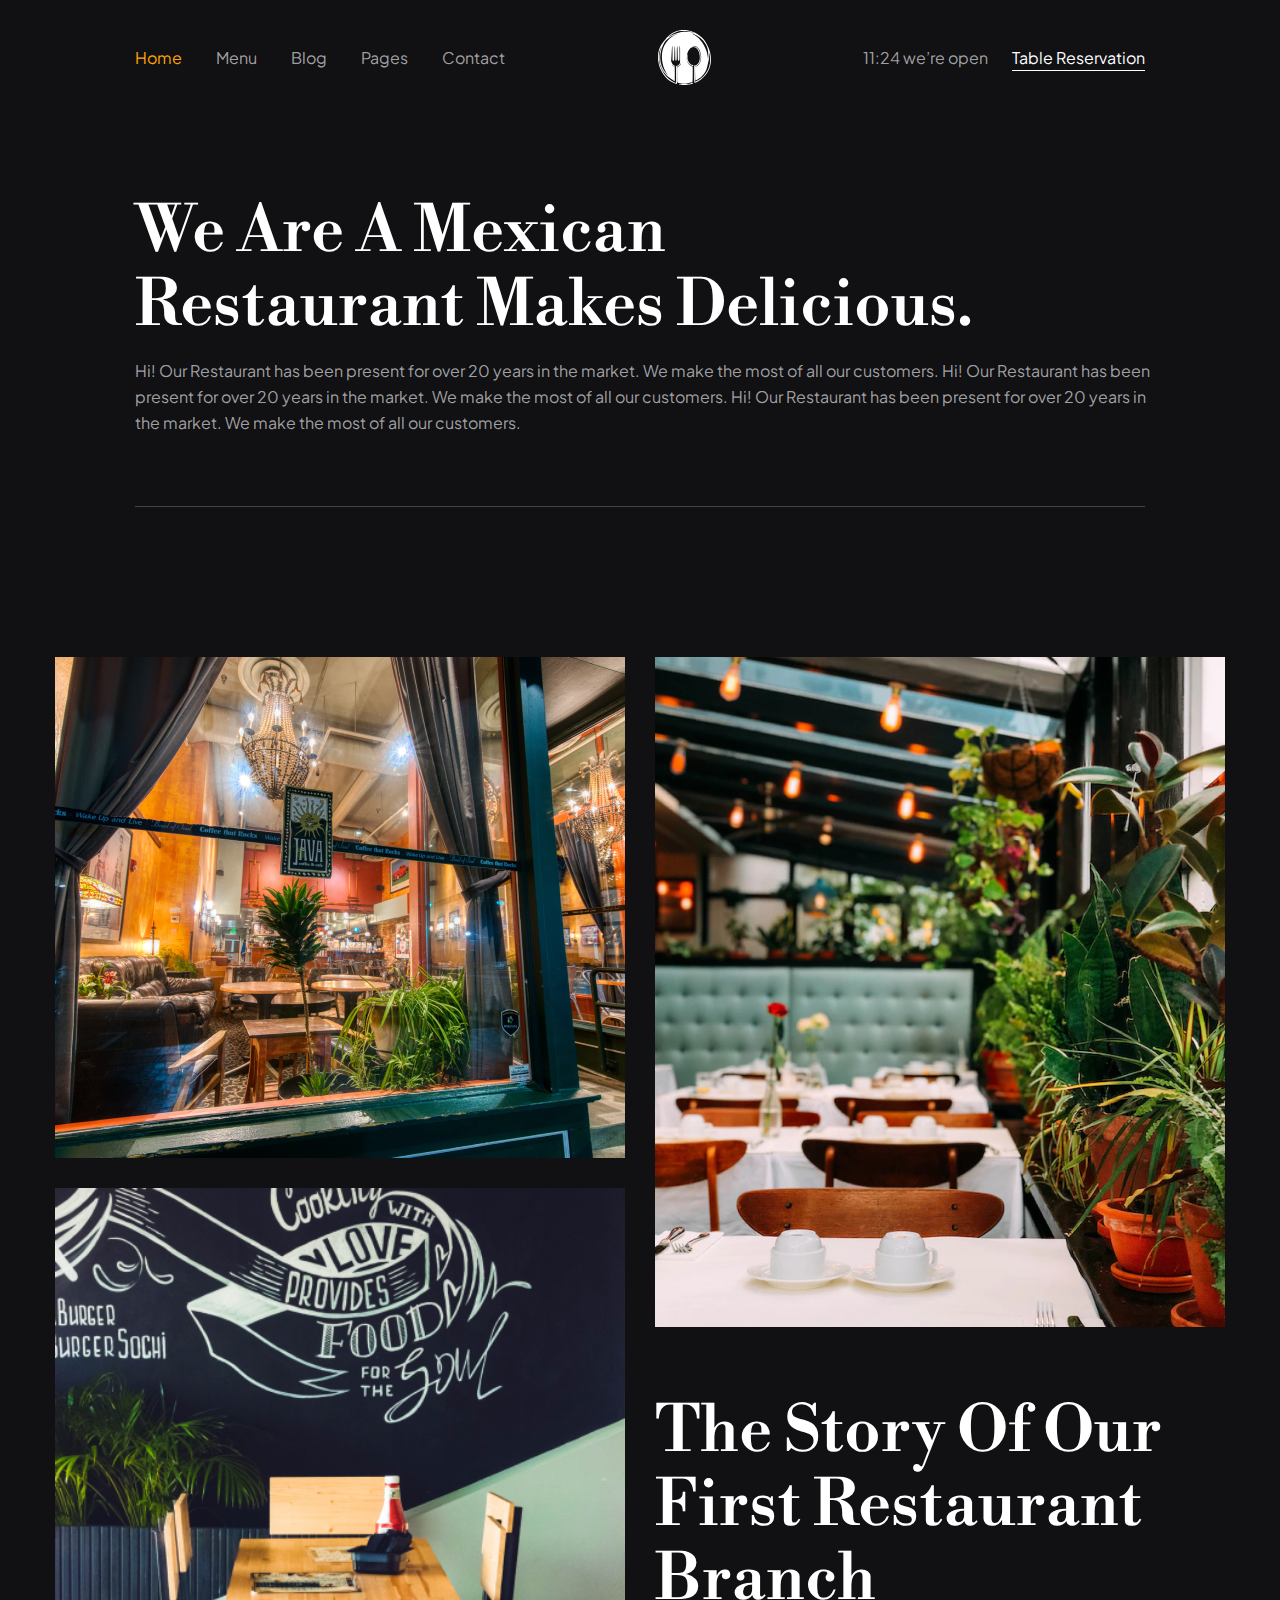
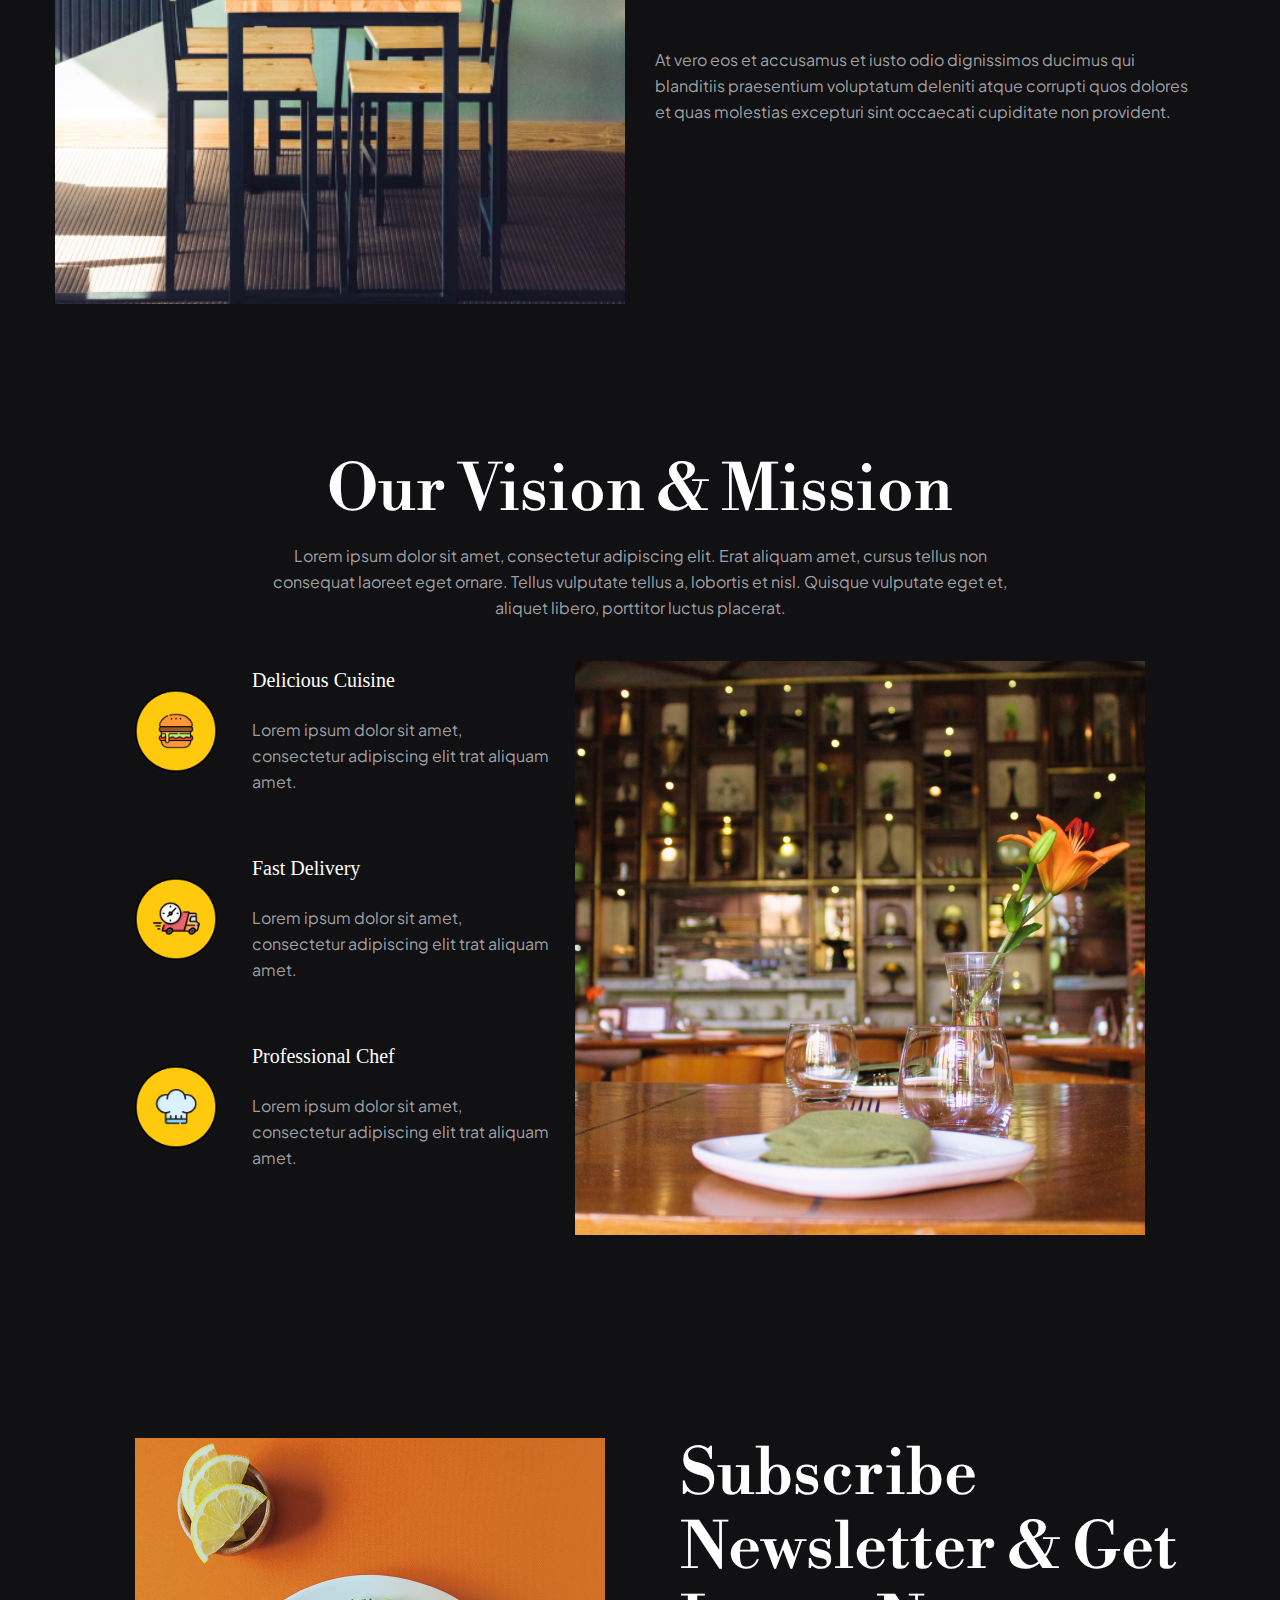
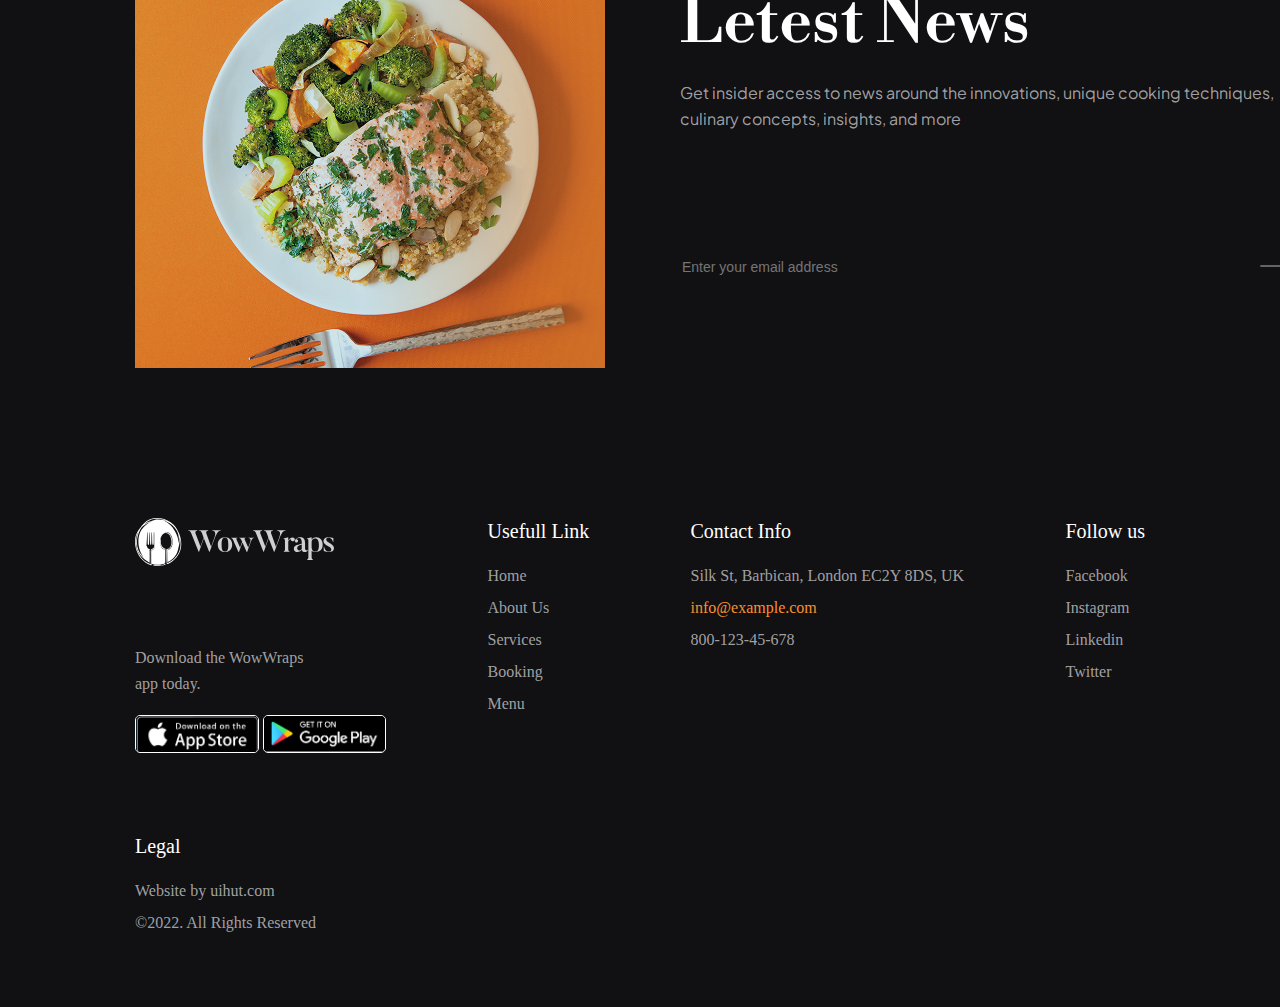
<file: html/about_us_page.html>
<!DOCTYPE html>
<html lang="en">

<head>
    <meta charset="UTF-8">
    <meta name="viewport" content="width=device-width, initial-scale=1.0">
    <title>SuperVip Restaurant</title>
    <link rel="preconnect" href="https://fonts.googleapis.com">
    <link rel="preconnect" href="https://fonts.gstatic.com" crossorigin>
    <link rel="icon" type="image/x-icon" href="../assets/img/home_page/Vector.svg">
    <link
        href="https://fonts.googleapis.com/css2?family=Libre+Bodoni:ital,wght@0,400..700;1,400..700&family=Plus+Jakarta+Sans:ital,wght@0,200..800;1,200..800&family=Poppins:ital,wght@0,100;0,200;0,300;0,400;0,500;0,600;0,700;0,800;0,900;1,100;1,200;1,300;1,400;1,500;1,600;1,700;1,800;1,900&family=Roboto:ital,wght@0,100..900;1,100..900&display=swap"
        rel="stylesheet">
    <link
        href="https://fonts.googleapis.com/css2?family=Libre+Bodoni:ital,wght@0,400..700;1,400..700&family=Poppins:ital,wght@0,100;0,200;0,300;0,400;0,500;0,600;0,700;0,800;0,900;1,100;1,200;1,300;1,400;1,500;1,600;1,700;1,800;1,900&family=Roboto:ital,wght@0,100..900;1,100..900&display=swap"
        rel="stylesheet">
    <link rel="stylesheet" href="../assets/css/reset.css">
    <link rel="stylesheet" href="../assets/css/common_style.css">
    <link rel="stylesheet" href="../assets/css/about-us-page.css">
</head>

<body>
    <!-- 1 -->
    <header>
        <div class="menu">
            <div class="menu-iteams">
                <a style="color: orange;" href="#">Home</a>
                <a href="#">Menu</a>
                <a href="#">Blog</a>
                <a href="#">Pages</a>
                <a href="#">Contact</a>
            </div>
            <div class="menu-logo">
                <a href="./home_page.html"><img src="../assets/img/home_page/Vector.svg" alt="logo"></a>
            </div>
            <div class="menu-infor">
                <span>11:24 we’re open</span>
                <span>Table
                    Reservation</span>
            </div>
        </div>
        <div class="header-content">
            <h2 class="H2">We are a mexican restaurant makes delicious.</h2>
            <p class="P">Hi! Our Restaurant has been present for over 20 years in the market. We make the most of all
                our
                customers. Hi! Our Restaurant has been present for over 20 years in the market. We make the most of all
                our customers. Hi! Our Restaurant has been present for over 20 years in the market. We make the most of
                all our customers.</p>
        </div>
    </header>
    <!-- 2 -->
    <section class="the-story">
        <div class="left">
            <img src="../assets/img/about_us/story1.png" alt="restaurant-img">
            <img src="../assets/img/about_us/story2.png" alt="restaurant-img">
        </div>
        <div class="right">
            <img src="../assets/img/about_us/story3.png" alt="restaurant-img">
            <div class="infor">
                <h2 class="H2">The story of our first restaurant branch</h2>
                <p class="P">At vero eos et accusamus et iusto odio dignissimos ducimus qui blanditiis praesentium
                    voluptatum deleniti
                    atque corrupti quos dolores et quas molestias excepturi sint occaecati cupiditate non provident.</p>
            </div>
        </div>
    </section>
    <!-- 3 -->
    <section class="vision-mission">
        <h2 class="H2">Our Vision & Mission</h2>
        <p class="describtion P">
            Lorem ipsum dolor sit amet, consectetur adipiscing elit. Erat aliquam amet, cursus tellus non consequat
            laoreet eget ornare. Tellus vulputate tellus a, lobortis et nisl. Quisque vulputate eget et, aliquet libero,
            porttitor luctus placerat.
        </p>
        <div class="container">
            <div class="left">
                <div class="item">
                    <img src="../assets/img/about_us/vision-mission-left1.svg" alt="icon">
                    <div class="contents">
                        <p class="title">
                            Delicious Cuisine
                        </p>
                        <p class="describtion P">Lorem ipsum dolor sit amet, consectetur adipiscing elit trat aliquam
                            amet.
                        </p>
                    </div>
                </div>
                <div class="item">
                    <img src="../assets/img/about_us/vision-mission-left2.svg" alt="icon">
                    <div class="contents">
                        <p class="title">
                            Fast Delivery
                        </p>
                        <p class="describtion P">Lorem ipsum dolor sit amet, consectetur adipiscing elit trat aliquam
                            amet.
                        </p>
                    </div>
                </div>
                <div class="item">
                    <img src="../assets/img/about_us/vision-mission-left3.svg" alt="icon">
                    <div class="contents">
                        <p class="title">
                            Professional Chef
                        </p>
                        <p class="describtion P">Lorem ipsum dolor sit amet, consectetur adipiscing elit trat aliquam
                            amet.
                        </p>
                    </div>
                </div>
            </div>
            <div class="right">
                <img src="../assets/img/about_us/vision-mission-right.png" alt="vision-mission">
            </div>
        </div>
    </section>
    <!-- 4 -->
    <section class="get-news">
        <img src="../assets/img/about_us/last.png" alt="food">
        <div class="contents">
            <h2 class="H2">Subscribe Newsletter & get letest news</h2>
            <p class="P">Get insider access to news around the innovations, unique cooking techniques, culinary
                concepts,
                insights, and more</p>
            <form class="email-form">
                <input type="email" placeholder="Enter your email address" required>
                <button type="submit">
                    <img src="../assets/img/home_page/Vector 5.svg" alt="Submit">
                </button>
            </form>
        </div>
    </section>
    <!-- footer -->
    <footer>
        <div class="footer-container">
            <div class="footer-col">
                <div class="footer-logo">
                    <svg xmlns="http://www.w3.org/2000/svg" width="199" height="48" viewBox="0 0 199 48" fill="none">
                        <path fill-rule="evenodd" clip-rule="evenodd"
                            d="M19.4632 0.119256C15.427 0.707349 11.9498 2.45922 8.86572 5.45827C8.18772 6.11771 7.23894 7.16988 6.75749 7.79636C6.27604 8.42295 5.43943 9.47736 4.89822 10.1396C2.48991 13.0871 1.07824 15.9817 0.335351 19.4961C-0.0257667 21.2038 -0.110388 24.6207 0.155839 26.7376C1.2148 35.157 6.03409 42.3763 12.9434 45.8934C14.1066 46.4854 15.9555 47.194 16.3375 47.194C16.4607 47.194 16.5641 47.1276 16.5673 47.0463C16.5706 46.9652 16.568 43.5696 16.5618 39.5007L16.5506 32.1027L17.3235 31.7368C18.4188 31.2181 19.4768 30.127 19.8014 29.1815C20.0833 28.3599 20.1491 28.6683 19.8842 29.5708C19.5791 30.6106 18.2831 31.8118 17.0158 32.2294C16.9127 32.2633 16.7927 32.4685 16.7491 32.6852C16.6505 33.1775 16.7432 45.4115 16.8476 45.6714C16.8929 45.784 17.3369 45.9885 17.9392 46.1741C20.0762 46.8323 22.5791 46.9998 25.1619 46.6572C27.4456 46.3542 29.9079 45.6593 30.1348 45.2537C30.2336 45.077 30.2836 43.1751 30.3143 38.424C30.3567 31.84 30.3568 31.8391 30.1163 31.8391C29.9841 31.8391 29.5858 31.7292 29.2313 31.595C26.6717 30.6258 25.1098 28.0276 24.9167 24.4176L24.8556 23.2758L25.0156 24.516C25.2387 26.2448 25.3841 26.7825 25.9586 28.0003C26.7948 29.7732 28.2302 30.993 29.9341 31.3789C30.4829 31.5032 30.6036 31.4987 30.7521 31.3485C31.0372 31.0599 30.8279 30.8058 30.1792 30.6532C28.158 30.1777 26.6557 28.5003 26.0053 25.9924C25.8101 25.2402 25.7597 24.6917 25.7582 23.3039C25.7565 21.8991 25.723 21.5414 25.5858 21.4636C25.2215 21.2574 26.0837 18.7024 26.9699 17.3615C27.9 15.9541 28.9741 15.1747 30.2662 14.9697C33.7965 14.4095 36.7196 18.8349 36.4873 24.3883C36.4164 26.0829 36.225 26.9281 35.6351 28.1507C34.9273 29.6178 33.4748 30.8326 32.1358 31.0772C31.883 31.1234 31.6106 31.2139 31.5303 31.2784C31.3056 31.4587 31.3317 40.4189 31.5657 43.4734C31.6902 45.0985 31.7963 45.8865 31.9056 45.9984C32.2346 46.3353 35.5967 44.5539 37.7957 42.8774C43.6755 38.3951 46.6926 31.7628 46.2031 24.3957C45.9377 20.4003 45.1535 17.5959 43.1679 13.5406C41.5126 10.1603 40.5002 8.69934 38.3154 6.5382C35.0285 3.28697 30.3739 1.00606 25.4532 0.235363C23.8101 -0.0220093 20.8289 -0.0797676 19.4632 0.119256ZM25.0991 0.959641C26.6945 1.18489 28.6623 1.68829 30.187 2.26138C31.6426 2.80837 31.8758 3.01413 30.5112 2.54734C28.7159 1.93326 27.2414 1.6955 24.8317 1.6316C22.4415 1.56817 21.0596 1.68498 18.8064 2.14091C15.5283 2.80436 12.19 4.20201 9.44195 6.06172L9.15016 6.25921L9.38359 5.98329C9.84718 5.43548 11.91 3.84353 12.9694 3.2161C15.0933 1.95818 17.3635 1.15677 19.6545 0.85629C20.6276 0.728608 23.9027 0.790855 25.0991 0.959641ZM31.151 3.57482C35.3789 5.17149 39.1155 8.31429 41.6369 12.3943C43.4404 15.3127 44.221 19.4838 43.828 24.1026C43.7146 25.4364 43.5967 25.347 43.4857 23.8426C43.3832 22.4534 42.897 20.1458 42.3542 18.4731C40.1008 11.5287 35.5062 5.82431 30.2173 3.40462C29.1482 2.9155 29.6453 3.0061 31.151 3.57482ZM16.1531 3.7729C10.0605 6.31213 5.56595 11.5216 3.95341 17.9132C3.1797 20.9796 3.18297 25.3224 3.96169 28.9427C4.76376 32.6715 6.32075 36.2287 8.4606 39.2212C8.75613 39.6345 8.48441 39.4022 7.55501 38.4466C2.42841 33.1764 0.73113 25.9389 2.73478 17.8923C3.34602 15.4375 4.44933 12.7446 5.70717 10.6372C6.43921 9.41074 7.86734 8.0744 9.9297 6.68596C11.9256 5.34229 13.801 4.42123 16.3865 3.51482C17.1788 3.23713 17.0216 3.41088 16.1531 3.7729ZM32.3812 14.0678C34.4408 14.6072 36.2082 16.7114 37.0454 19.6215C38.4499 24.5033 37.3904 29.3721 34.5139 31.2535C34.1445 31.4951 33.4917 31.7889 33.0634 31.9063L32.2845 32.1196L32.3568 37.0877C32.4263 41.8623 32.5411 43.8053 32.7672 44.0341C33.0698 44.3403 36.6405 41.9685 38.292 40.3642C40.866 37.8641 42.2968 35.2304 43.0602 31.5878C43.2014 30.914 43.4925 29.6717 43.7069 28.8271C44.4526 25.8915 44.7523 23.4288 44.6698 20.9177C44.6429 20.1019 44.6561 19.5015 44.6992 19.5834C44.7423 19.6653 44.8878 20.317 45.0227 21.0316C45.7842 25.0678 45.6253 28.9319 44.5624 32.2287C42.9055 37.3678 38.8727 41.9293 33.6471 44.5744L32.4667 45.172L32.3975 44.4999C32.2013 42.5915 32.0761 38.7104 32.1076 35.517L32.1431 31.9308L32.8636 31.667C34.4762 31.0761 35.5318 30.0736 36.3427 28.3627C37.4174 26.095 37.5901 23.4161 36.8529 20.441C35.8454 16.3744 33.3735 13.9188 30.5305 14.16C29.6493 14.2348 29.5674 14.188 30.2825 14.0184C30.9832 13.8523 31.6149 13.8672 32.3812 14.0678ZM12.6684 20.3049C12.6832 25.6195 12.7065 26.3238 12.8754 26.5845C13.0616 26.8722 13.4496 26.9664 13.7137 26.7879C14.1076 26.5217 14.1456 26.1122 14.3167 20.2683C14.4109 17.0502 14.5344 14.3666 14.5911 14.3049C14.6561 14.2342 14.736 14.2351 14.8077 14.3077C14.8761 14.3769 14.9518 16.725 14.9981 20.2075C15.0815 26.4891 15.1096 26.7601 15.6776 26.7601C15.8664 26.7601 16.0441 26.6497 16.1714 26.4532C16.349 26.1787 16.3775 25.5339 16.4404 20.3407C16.4791 17.1477 16.552 14.4679 16.6025 14.3857C16.7529 14.141 16.8943 14.3309 16.9581 14.8628C16.991 15.1374 17.0469 16.6377 17.0825 18.1968C17.2649 26.1963 17.3014 26.6469 17.7821 26.8336C18.0928 26.9543 18.5 26.7784 18.6425 26.4621C18.7411 26.2429 18.7792 24.5019 18.7792 20.1992C18.7792 15.1054 18.8034 14.24 18.9464 14.24C19.0384 14.24 19.1565 14.3595 19.209 14.5057C19.2614 14.652 19.2912 17.8805 19.275 21.6804L19.2457 28.5893L18.9475 29.2061C18.7835 29.5452 18.4093 30.0365 18.116 30.2978C17.5889 30.7673 16.5003 31.3666 16.1746 31.3666C15.723 31.3666 15.7174 31.4696 15.7611 38.9832C15.789 43.7876 15.7638 46.2487 15.6865 46.2481C15.4233 46.2459 12.9358 45.0815 12.0397 44.541C8.28973 42.2795 5.38749 39.0183 3.31077 34.7329C1.53063 31.0595 0.763111 27.7417 0.755758 23.6892C0.749572 20.2681 1.1785 18.2624 2.60932 15.0226C3.01618 14.1013 3.10162 14.2356 2.73525 15.2206C1.54277 18.4268 0.898265 23.4288 1.26358 26.642C1.84809 31.7828 3.83518 35.8854 7.47459 39.4651C8.80492 40.7736 9.50416 41.3379 11.251 42.5123C11.893 42.9439 12.8836 43.6157 13.4524 44.0052C14.0213 44.3948 14.5334 44.7136 14.5904 44.7136C14.6495 44.7136 14.6941 42.0482 14.6941 38.5089C14.6941 32.7043 14.6809 32.2997 14.4899 32.2361C13.4706 31.8964 12.2589 30.9955 11.8946 30.3068C11.8166 30.1591 12.0356 30.324 12.3814 30.673C13.0739 31.372 14.1279 31.9572 14.6945 31.9572C15.0213 31.9572 15.056 31.9241 15.0228 31.6435C14.994 31.3978 14.8866 31.2952 14.5277 31.1701C13.2748 30.7332 12.3876 29.8069 12.1063 28.6421C11.9835 28.1336 11.8987 27.9928 11.6978 27.9638C11.4667 27.9305 11.4491 27.8731 11.4974 27.3142C11.5266 26.977 11.7086 23.9417 11.9018 20.5693C12.095 17.1967 12.2819 14.3901 12.3171 14.3325C12.3524 14.2747 12.4421 14.2481 12.5165 14.2732C12.6163 14.307 12.6561 15.8869 12.6684 20.3049ZM28.9334 46.3886C26.4487 47.0719 25.0572 47.2428 22.1639 47.22C20.7196 47.2085 19.3015 47.1847 19.0126 47.167C18.5257 47.1373 18.4874 47.1558 18.4874 47.4217C18.4874 47.8521 18.8829 47.9231 21.6387 47.9868C24.4507 48.0516 26.0874 47.8868 28.4485 47.3009C30.3586 46.8269 30.4507 46.7874 30.4507 46.4418C30.4507 46.2847 30.3851 46.1327 30.3048 46.1039C30.2246 46.0751 29.6074 46.2032 28.9334 46.3886Z"
                            fill="white" />
                        <path
                            d="M77.3207 12.2158V12.6752C82.0762 12.6752 79.7751 18.4015 79.3456 19.8713L76.1548 28.6292L71.4607 15.768C71.43 15.6455 70.3255 12.6752 73.0867 12.6752V12.2158H64.0666V12.6752C64.9563 12.6752 66.0302 12.767 66.9199 15.0943L68.6073 19.657L65.5086 28.5067L60.6611 15.768C60.5997 15.6455 59.5565 12.6752 62.2564 12.6752V12.2158H53.2363V12.6752C54.1567 12.6752 55.1999 12.767 56.1203 15.0943L63.6064 33.7737H64.0666L68.8528 20.3307L74.1605 33.7737H74.6208L79.8058 19.9938C82.475 13.4101 83.917 12.6752 85.7578 12.6752V12.2158H77.3207Z"
                            fill="white" fill-opacity="0.8" />
                        <path
                            d="M93.3089 26.7C93.3089 32.2426 92.2657 33.59 89.9647 33.59C87.6943 33.59 86.6205 32.2426 86.6205 26.7C86.6205 21.1574 87.6943 19.8101 89.9647 19.8101C92.2657 19.8101 93.3089 21.1574 93.3089 26.7ZM97.1747 26.7C97.1747 22.6579 94.6588 19.3508 89.9647 19.3508C85.3012 19.3508 82.7854 22.6579 82.7854 26.7C82.7854 30.7115 85.3012 34.0493 89.9647 34.0493C94.6588 34.0493 97.1747 30.7115 97.1747 26.7Z"
                            fill="white" fill-opacity="0.8" />
                        <path
                            d="M113.458 19.6263V20.0551C116.71 20.0551 115.176 24.189 115.176 24.189L113.243 29.5479L109.899 22.0149C109.899 22.0149 108.825 20.0551 110.789 20.0551V19.6263H104.193V20.0551C104.684 20.0857 105.42 20.1469 106.095 21.5249C106.095 21.5249 106.218 21.7699 107.169 23.8522L105.082 29.5479L101.707 21.9842C101.707 21.9842 100.726 20.0551 102.505 20.0551V19.6263H95.9395V20.0551C96.4304 20.0857 97.2281 20.1469 97.9031 21.5249C97.9031 21.5249 98.3019 22.2905 103.518 34.0493H103.947L107.414 24.4646L111.709 34.0493H112.108L115.667 24.3421C117.14 20.1775 118.52 20.0551 119.195 20.0551V19.6263H113.458Z"
                            fill="white" fill-opacity="0.8" />
                        <path
                            d="M142.118 12.2158V12.6752C146.874 12.6752 144.572 18.4015 144.143 19.8713L140.952 28.6292L136.258 15.768C136.227 15.6455 135.123 12.6752 137.884 12.6752V12.2158H128.864V12.6752C129.754 12.6752 130.828 12.767 131.717 15.0943L133.405 19.657L130.306 28.5067L125.458 15.768C125.397 15.6455 124.354 12.6752 127.054 12.6752V12.2158H118.034V12.6752C118.954 12.6752 119.997 12.767 120.918 15.0943L128.404 33.7737H128.864L133.65 20.3307L138.958 33.7737H139.418L144.603 19.9938C147.272 13.4101 148.714 12.6752 150.555 12.6752V12.2158H142.118Z"
                            fill="white" fill-opacity="0.8" />
                        <path
                            d="M157.115 19.4732C156.133 19.7182 154.63 20.3613 153.249 22.6579V19.3508L148.432 20.3919V20.8512C149.69 21.3106 149.966 21.7699 149.966 22.811V30.4665C149.966 32.0589 149.905 32.9469 148.739 33.3144V33.7737H154.507V33.3144C153.403 33.0082 153.249 32.1814 153.249 30.4665V23.4541C154.292 21.5249 155.949 21.0043 155.888 21.433C155.857 21.8924 156.041 22.3823 156.409 22.7804C157.238 23.546 158.465 23.5153 159.232 22.7498C159.999 21.9842 159.999 20.7287 159.232 19.9632C158.68 19.4426 157.728 19.3201 157.115 19.4732Z"
                            fill="white" fill-opacity="0.8" />
                        <path
                            d="M166.75 26.3938C166.75 26.3938 166.75 30.6809 166.75 30.7421C166.474 31.4771 165.738 32.4264 164.418 32.4264C162.485 32.4264 162.209 30.6503 162.209 30.2216C162.209 28.5067 163.467 27.1287 166.75 26.3938ZM172.365 31.7527C172.181 32.3957 171.506 32.3957 171.506 32.3957C170.064 32.3957 170.064 30.3747 170.064 30.3747V25.4752C170.064 21.8618 169.082 19.3508 165.4 19.3508C165.4 19.3508 163.835 19.2589 162.485 19.9632C160.829 20.8512 160.368 21.7086 160.092 22.1986C159.816 22.6886 159.847 23.3622 160.215 23.8828C160.706 24.5871 161.718 24.7402 162.424 24.2503C163.13 23.7297 163.314 22.7498 162.792 22.0455C162.516 21.678 162.179 21.4943 161.749 21.433C161.565 21.4024 161.718 20.8512 162.792 20.3C165.093 19.1976 166.75 20.8819 166.75 24.0359V25.8732C161.442 27.2206 158.865 27.7106 158.865 30.9259C158.865 34.0493 162.393 34.0493 162.393 34.0493C164.541 34.0493 166.351 32.9163 166.781 31.5077C167.057 34.0799 169.603 34.0493 169.603 34.0493C171.383 34.0493 172.61 32.8857 172.825 31.9364L172.365 31.7527Z"
                            fill="white" fill-opacity="0.8" />
                        <path
                            d="M183.925 27.19C183.925 31.967 182.422 33.59 180.274 33.59C178.526 33.59 176.838 32.4264 176.623 29.4866V23.8216C176.808 21.8618 178.004 20.3919 179.937 20.3919C182.514 20.3919 183.925 22.2905 183.925 27.19ZM187.699 26.8225C187.699 22.2905 184.999 19.3508 181.226 19.3508C179.722 19.3508 177.575 20.0551 176.623 21.7699V19.3508L171.837 20.3919V20.8512C173.095 21.1881 173.371 21.4637 173.371 22.5354V38.7957C173.371 40.3575 173.31 41.0924 172.144 41.4292V41.8886H177.881V41.4292C176.777 41.1536 176.623 40.4799 176.623 38.7957V33.0082C177.575 33.6512 178.863 34.0493 180.336 34.0493C184.539 34.0493 187.699 31.6608 187.699 26.8225Z"
                            fill="white" fill-opacity="0.8" />
                        <path
                            d="M198.256 32.457C199.76 30.3134 198.87 27.7412 196.109 26.0264L193.01 24.0972C190.341 22.413 190.893 19.8101 193.348 19.8101C196.692 19.8101 197.612 22.4436 197.919 23.8828H198.379V20.3C198.379 20.3 196.876 19.3508 193.348 19.3508C190.249 19.3508 189.206 21.0043 189.206 21.0043C187.733 23.1479 188.469 25.2914 191.445 27.19L194.544 29.0579C196.876 30.589 196.876 33.59 194.176 33.59C190.372 33.59 189.512 30.3441 189.175 28.7211H188.715V32.7326C188.715 32.7326 190.464 34.0493 194.176 34.0493C197.152 34.0493 198.256 32.457 198.256 32.457Z"
                            fill="white" fill-opacity="0.8" />
                    </svg>
                </div>
                <p>Download the WowWraps <br>app today.</p>
                <div class="logo">
                    <img src="../assets/img/product_details/appstore.png" alt="logo">
                    <img src="../assets/img/product_details/gg_play.png" alt="logo">
                </div>
            </div>

            <!-- Userfull Link -->
            <div class="usefull-link">
                <p class="title">
                    Usefull Link
                </p>
                <ul>
                    <li><a href="#">Home</a></li>
                    <li><a href="#">About Us</a></li>
                    <li><a href="#">Services</a></li>
                    <li><a href="#">Booking</a></li>
                    <li><a href="#">Menu</a></li>
                </ul>
            </div>

            <!-- Contact info -->
            <div class="contact-info">
                <p class="title">
                    Contact Info
                </p>
                <ul>
                    <li><a href="#">Silk St, Barbican, London EC2Y 8DS, UK</a></li>
                    <li><a href="#">info@example.com</a></li>
                    <li><a href="#">800-123-45-678</a></li>
                </ul>
            </div>

            <!-- Follow us -->
            <div class="follow-us">
                <p class="title">
                    Follow us
                </p>
                <ul>
                    <li><a href="#">Facebook</a></li>
                    <li><a href="#">Instagram</a></li>
                    <li><a href="#">Linkedin</a></li>
                    <li><a href="#">Twitter</a></li>
                </ul>
            </div>

            <!-- legal -->
            <div class="legal">
                <p class="title">
                    Legal
                </p>
                <ul>
                    <li><a href="#">Website by uihut.com</a></li>
                    <li><a href="#">©2022. All Rights Reserved</a></li>
                </ul>
            </div>
        </div>
    </footer>
</body>

</html>
</file>
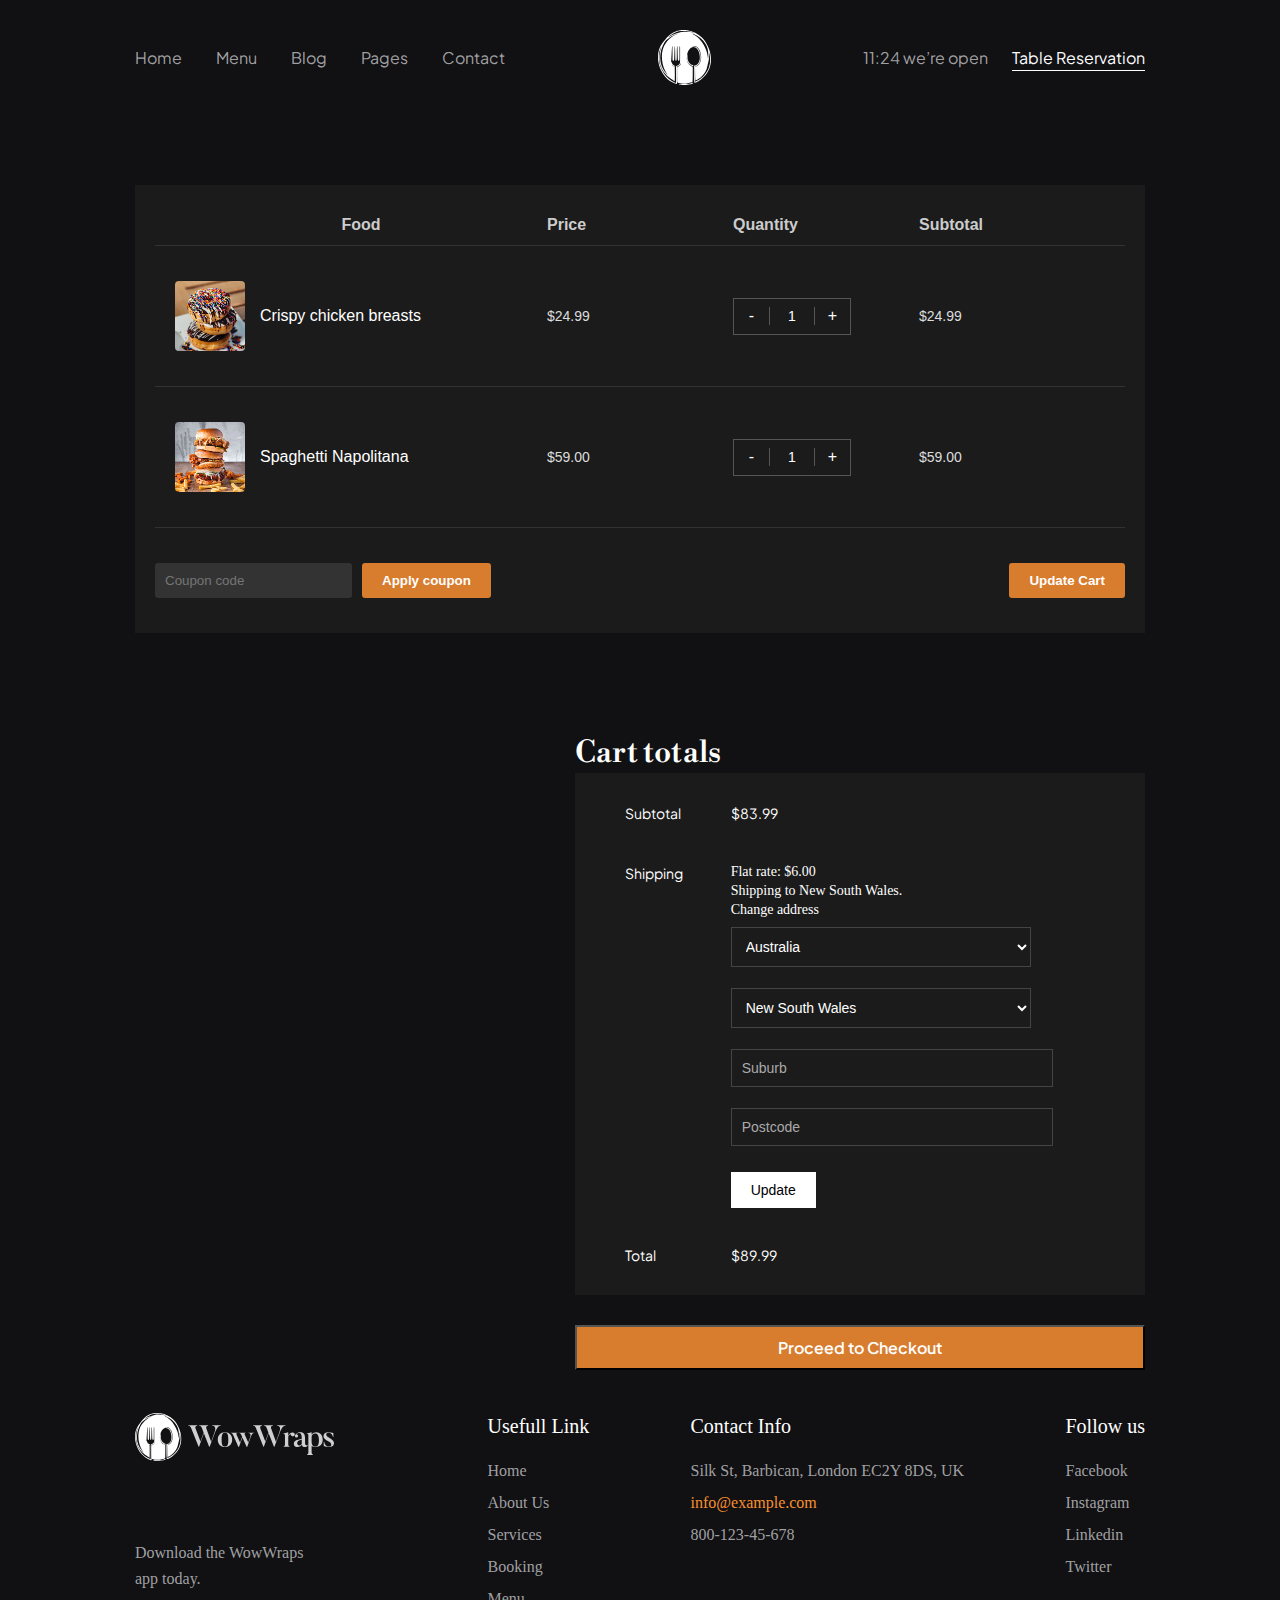
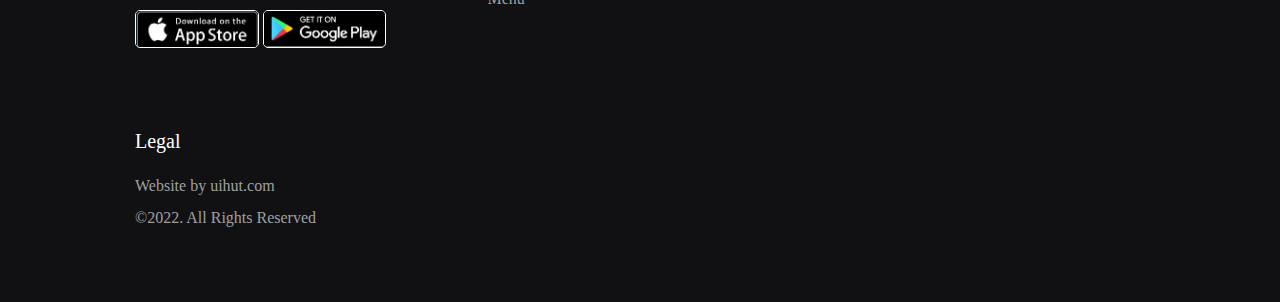
<file: html/cart_page.html>
<!DOCTYPE html>
<html lang="en">

<head>
    <meta charset="UTF-8">
    <meta name="viewport" content="width=device-width, initial-scale=1.0">
    <title>SuperVip Restaurant</title>
    <link rel="preconnect" href="https://fonts.googleapis.com">
    <link rel="preconnect" href="https://fonts.gstatic.com" crossorigin>
    <link rel="icon" type="image/x-icon" href="../assets/img/home_page/Vector.svg">
    <link
        href="https://fonts.googleapis.com/css2?family=Libre+Bodoni:ital,wght@0,400..700;1,400..700&family=Plus+Jakarta+Sans:ital,wght@0,200..800;1,200..800&family=Poppins:ital,wght@0,100;0,200;0,300;0,400;0,500;0,600;0,700;0,800;0,900;1,100;1,200;1,300;1,400;1,500;1,600;1,700;1,800;1,900&family=Roboto:ital,wght@0,100..900;1,100..900&display=swap"
        rel="stylesheet">
    <link
        href="https://fonts.googleapis.com/css2?family=Libre+Bodoni:ital,wght@0,400..700;1,400..700&family=Poppins:ital,wght@0,100;0,200;0,300;0,400;0,500;0,600;0,700;0,800;0,900;1,100;1,200;1,300;1,400;1,500;1,600;1,700;1,800;1,900&family=Roboto:ital,wght@0,100..900;1,100..900&display=swap"
        rel="stylesheet">
    <link rel="stylesheet" href="../assets/css/cart_page.css">
    <link rel="stylesheet" href="../assets/css/reset.css">
    <link rel="stylesheet" href="../assets/css/common_style.css">
</head>

<body>
    <header>
        <div class="menu">
            <div class="menu-iteams">
                <a href="#">Home</a>
                <a href="#">Menu</a>
                <a href="#">Blog</a>
                <a href="#">Pages</a>
                <a href="#">Contact</a>
            </div>
            <div class="menu-logo">
                <a href="./home_page.html"><img src="../assets/img/home_page/Vector.svg" alt="logo"></a>
            </div>
            <div class="menu-infor">
                <span>11:24 we’re open</span>
                <span>Table
                    Reservation</span>
            </div>
        </div>
    </header>
    <!-- invoice -->
    <section class="invoice">
        <div class="cart">
            <!-- header -->
            <div class="cart-header">
                <div style="text-align: center;">Food</div>
                <div>Price</div>
                <div>Quantity</div>
                <div>Subtotal</div>
            </div>

            <!-- item row -->
            <div class="cart-row">
                <div class="food-cell">
                    <img src="../assets/img/cart_page/Rectangle 46.png" alt="Crispy chicken">
                    Crispy chicken breasts
                </div>
                <div class="price">$24.99</div>
                <div class="qty quantity">
                    <button>-</button>
                    <input type="text" value="1">
                    <button>+</button>
                </div>
                <div class="subtotal">$24.99</div>
            </div>

            <div class="cart-row">
                <div class="food-cell">
                    <img src="../assets/img/cart_page/Rectangle 46 (1).png" alt="Spaghetti">
                    Spaghetti Napolitana
                </div>
                <div class="price">$59.00</div>
                <div class="qty quantity">
                    <button>-</button>
                    <input type="text" value="1">
                    <button>+</button>
                </div>
                <div class="subtotal">$59.00</div>
            </div>

            <!-- actions -->
            <div class="cart-actions">
                <div class="coupon">
                    <input type="text" placeholder="Coupon code">
                    <button class="btn">Apply coupon</button>
                </div>
                <button class="btn">Update Cart</button>
            </div>
        </div>
    </section>

    <section class="cart-totals">
        <div class="cart-total">
            <h4>Cart totals</h4>
            <table>
                <tr>
                    <td class="label">Subtotal</td>
                    <td class="value">$83.99</td>
                </tr>
                <tr>
                    <td class="label">Shipping</td>
                    <td>
                        <p>Flat rate: $6.00</p>
                        <p>Shipping to New South Wales.</p>

                        <p>
                            Change address
                        </p>
                        <select id="country" name="country">
                            <option>Australia</option>
                            <option>USA</option>
                            <option>UK</option>
                        </select>
                        <br><br>
                        <select id="state" name="state">
                            <option>New South Wales</option>
                            <option>Queensland</option>
                            <option>Victoria</option>
                        </select>
                        <br><br>
                        <input type="text" id="suburb" name="suburb" placeholder="Suburb">
                        <br><br>
                        <input type="text" id="postcode" name="postcode" placeholder="Postcode">
                        <br><br>

                        <!-- Button -->
                        <button type="submit">Update</button>
                    </td>
                </tr>

                <tr class="total-row">
                    <td class="label">Total</td>
                    <td class="value">$89.99</td>
                </tr>
            </table>
            <button class="btn-checkout">Proceed to Checkout</button>
        </div>
    </section>

    <footer>
        <div class="footer-container">
            <div class="footer-col">
                <div class="footer-logo">
                    <svg xmlns="http://www.w3.org/2000/svg" width="199" height="48" viewBox="0 0 199 48" fill="none">
                        <path fill-rule="evenodd" clip-rule="evenodd"
                            d="M19.4632 0.119256C15.427 0.707349 11.9498 2.45922 8.86572 5.45827C8.18772 6.11771 7.23894 7.16988 6.75749 7.79636C6.27604 8.42295 5.43943 9.47736 4.89822 10.1396C2.48991 13.0871 1.07824 15.9817 0.335351 19.4961C-0.0257667 21.2038 -0.110388 24.6207 0.155839 26.7376C1.2148 35.157 6.03409 42.3763 12.9434 45.8934C14.1066 46.4854 15.9555 47.194 16.3375 47.194C16.4607 47.194 16.5641 47.1276 16.5673 47.0463C16.5706 46.9652 16.568 43.5696 16.5618 39.5007L16.5506 32.1027L17.3235 31.7368C18.4188 31.2181 19.4768 30.127 19.8014 29.1815C20.0833 28.3599 20.1491 28.6683 19.8842 29.5708C19.5791 30.6106 18.2831 31.8118 17.0158 32.2294C16.9127 32.2633 16.7927 32.4685 16.7491 32.6852C16.6505 33.1775 16.7432 45.4115 16.8476 45.6714C16.8929 45.784 17.3369 45.9885 17.9392 46.1741C20.0762 46.8323 22.5791 46.9998 25.1619 46.6572C27.4456 46.3542 29.9079 45.6593 30.1348 45.2537C30.2336 45.077 30.2836 43.1751 30.3143 38.424C30.3567 31.84 30.3568 31.8391 30.1163 31.8391C29.9841 31.8391 29.5858 31.7292 29.2313 31.595C26.6717 30.6258 25.1098 28.0276 24.9167 24.4176L24.8556 23.2758L25.0156 24.516C25.2387 26.2448 25.3841 26.7825 25.9586 28.0003C26.7948 29.7732 28.2302 30.993 29.9341 31.3789C30.4829 31.5032 30.6036 31.4987 30.7521 31.3485C31.0372 31.0599 30.8279 30.8058 30.1792 30.6532C28.158 30.1777 26.6557 28.5003 26.0053 25.9924C25.8101 25.2402 25.7597 24.6917 25.7582 23.3039C25.7565 21.8991 25.723 21.5414 25.5858 21.4636C25.2215 21.2574 26.0837 18.7024 26.9699 17.3615C27.9 15.9541 28.9741 15.1747 30.2662 14.9697C33.7965 14.4095 36.7196 18.8349 36.4873 24.3883C36.4164 26.0829 36.225 26.9281 35.6351 28.1507C34.9273 29.6178 33.4748 30.8326 32.1358 31.0772C31.883 31.1234 31.6106 31.2139 31.5303 31.2784C31.3056 31.4587 31.3317 40.4189 31.5657 43.4734C31.6902 45.0985 31.7963 45.8865 31.9056 45.9984C32.2346 46.3353 35.5967 44.5539 37.7957 42.8774C43.6755 38.3951 46.6926 31.7628 46.2031 24.3957C45.9377 20.4003 45.1535 17.5959 43.1679 13.5406C41.5126 10.1603 40.5002 8.69934 38.3154 6.5382C35.0285 3.28697 30.3739 1.00606 25.4532 0.235363C23.8101 -0.0220093 20.8289 -0.0797676 19.4632 0.119256ZM25.0991 0.959641C26.6945 1.18489 28.6623 1.68829 30.187 2.26138C31.6426 2.80837 31.8758 3.01413 30.5112 2.54734C28.7159 1.93326 27.2414 1.6955 24.8317 1.6316C22.4415 1.56817 21.0596 1.68498 18.8064 2.14091C15.5283 2.80436 12.19 4.20201 9.44195 6.06172L9.15016 6.25921L9.38359 5.98329C9.84718 5.43548 11.91 3.84353 12.9694 3.2161C15.0933 1.95818 17.3635 1.15677 19.6545 0.85629C20.6276 0.728608 23.9027 0.790855 25.0991 0.959641ZM31.151 3.57482C35.3789 5.17149 39.1155 8.31429 41.6369 12.3943C43.4404 15.3127 44.221 19.4838 43.828 24.1026C43.7146 25.4364 43.5967 25.347 43.4857 23.8426C43.3832 22.4534 42.897 20.1458 42.3542 18.4731C40.1008 11.5287 35.5062 5.82431 30.2173 3.40462C29.1482 2.9155 29.6453 3.0061 31.151 3.57482ZM16.1531 3.7729C10.0605 6.31213 5.56595 11.5216 3.95341 17.9132C3.1797 20.9796 3.18297 25.3224 3.96169 28.9427C4.76376 32.6715 6.32075 36.2287 8.4606 39.2212C8.75613 39.6345 8.48441 39.4022 7.55501 38.4466C2.42841 33.1764 0.73113 25.9389 2.73478 17.8923C3.34602 15.4375 4.44933 12.7446 5.70717 10.6372C6.43921 9.41074 7.86734 8.0744 9.9297 6.68596C11.9256 5.34229 13.801 4.42123 16.3865 3.51482C17.1788 3.23713 17.0216 3.41088 16.1531 3.7729ZM32.3812 14.0678C34.4408 14.6072 36.2082 16.7114 37.0454 19.6215C38.4499 24.5033 37.3904 29.3721 34.5139 31.2535C34.1445 31.4951 33.4917 31.7889 33.0634 31.9063L32.2845 32.1196L32.3568 37.0877C32.4263 41.8623 32.5411 43.8053 32.7672 44.0341C33.0698 44.3403 36.6405 41.9685 38.292 40.3642C40.866 37.8641 42.2968 35.2304 43.0602 31.5878C43.2014 30.914 43.4925 29.6717 43.7069 28.8271C44.4526 25.8915 44.7523 23.4288 44.6698 20.9177C44.6429 20.1019 44.6561 19.5015 44.6992 19.5834C44.7423 19.6653 44.8878 20.317 45.0227 21.0316C45.7842 25.0678 45.6253 28.9319 44.5624 32.2287C42.9055 37.3678 38.8727 41.9293 33.6471 44.5744L32.4667 45.172L32.3975 44.4999C32.2013 42.5915 32.0761 38.7104 32.1076 35.517L32.1431 31.9308L32.8636 31.667C34.4762 31.0761 35.5318 30.0736 36.3427 28.3627C37.4174 26.095 37.5901 23.4161 36.8529 20.441C35.8454 16.3744 33.3735 13.9188 30.5305 14.16C29.6493 14.2348 29.5674 14.188 30.2825 14.0184C30.9832 13.8523 31.6149 13.8672 32.3812 14.0678ZM12.6684 20.3049C12.6832 25.6195 12.7065 26.3238 12.8754 26.5845C13.0616 26.8722 13.4496 26.9664 13.7137 26.7879C14.1076 26.5217 14.1456 26.1122 14.3167 20.2683C14.4109 17.0502 14.5344 14.3666 14.5911 14.3049C14.6561 14.2342 14.736 14.2351 14.8077 14.3077C14.8761 14.3769 14.9518 16.725 14.9981 20.2075C15.0815 26.4891 15.1096 26.7601 15.6776 26.7601C15.8664 26.7601 16.0441 26.6497 16.1714 26.4532C16.349 26.1787 16.3775 25.5339 16.4404 20.3407C16.4791 17.1477 16.552 14.4679 16.6025 14.3857C16.7529 14.141 16.8943 14.3309 16.9581 14.8628C16.991 15.1374 17.0469 16.6377 17.0825 18.1968C17.2649 26.1963 17.3014 26.6469 17.7821 26.8336C18.0928 26.9543 18.5 26.7784 18.6425 26.4621C18.7411 26.2429 18.7792 24.5019 18.7792 20.1992C18.7792 15.1054 18.8034 14.24 18.9464 14.24C19.0384 14.24 19.1565 14.3595 19.209 14.5057C19.2614 14.652 19.2912 17.8805 19.275 21.6804L19.2457 28.5893L18.9475 29.2061C18.7835 29.5452 18.4093 30.0365 18.116 30.2978C17.5889 30.7673 16.5003 31.3666 16.1746 31.3666C15.723 31.3666 15.7174 31.4696 15.7611 38.9832C15.789 43.7876 15.7638 46.2487 15.6865 46.2481C15.4233 46.2459 12.9358 45.0815 12.0397 44.541C8.28973 42.2795 5.38749 39.0183 3.31077 34.7329C1.53063 31.0595 0.763111 27.7417 0.755758 23.6892C0.749572 20.2681 1.1785 18.2624 2.60932 15.0226C3.01618 14.1013 3.10162 14.2356 2.73525 15.2206C1.54277 18.4268 0.898265 23.4288 1.26358 26.642C1.84809 31.7828 3.83518 35.8854 7.47459 39.4651C8.80492 40.7736 9.50416 41.3379 11.251 42.5123C11.893 42.9439 12.8836 43.6157 13.4524 44.0052C14.0213 44.3948 14.5334 44.7136 14.5904 44.7136C14.6495 44.7136 14.6941 42.0482 14.6941 38.5089C14.6941 32.7043 14.6809 32.2997 14.4899 32.2361C13.4706 31.8964 12.2589 30.9955 11.8946 30.3068C11.8166 30.1591 12.0356 30.324 12.3814 30.673C13.0739 31.372 14.1279 31.9572 14.6945 31.9572C15.0213 31.9572 15.056 31.9241 15.0228 31.6435C14.994 31.3978 14.8866 31.2952 14.5277 31.1701C13.2748 30.7332 12.3876 29.8069 12.1063 28.6421C11.9835 28.1336 11.8987 27.9928 11.6978 27.9638C11.4667 27.9305 11.4491 27.8731 11.4974 27.3142C11.5266 26.977 11.7086 23.9417 11.9018 20.5693C12.095 17.1967 12.2819 14.3901 12.3171 14.3325C12.3524 14.2747 12.4421 14.2481 12.5165 14.2732C12.6163 14.307 12.6561 15.8869 12.6684 20.3049ZM28.9334 46.3886C26.4487 47.0719 25.0572 47.2428 22.1639 47.22C20.7196 47.2085 19.3015 47.1847 19.0126 47.167C18.5257 47.1373 18.4874 47.1558 18.4874 47.4217C18.4874 47.8521 18.8829 47.9231 21.6387 47.9868C24.4507 48.0516 26.0874 47.8868 28.4485 47.3009C30.3586 46.8269 30.4507 46.7874 30.4507 46.4418C30.4507 46.2847 30.3851 46.1327 30.3048 46.1039C30.2246 46.0751 29.6074 46.2032 28.9334 46.3886Z"
                            fill="white" />
                        <path
                            d="M77.3207 12.2158V12.6752C82.0762 12.6752 79.7751 18.4015 79.3456 19.8713L76.1548 28.6292L71.4607 15.768C71.43 15.6455 70.3255 12.6752 73.0867 12.6752V12.2158H64.0666V12.6752C64.9563 12.6752 66.0302 12.767 66.9199 15.0943L68.6073 19.657L65.5086 28.5067L60.6611 15.768C60.5997 15.6455 59.5565 12.6752 62.2564 12.6752V12.2158H53.2363V12.6752C54.1567 12.6752 55.1999 12.767 56.1203 15.0943L63.6064 33.7737H64.0666L68.8528 20.3307L74.1605 33.7737H74.6208L79.8058 19.9938C82.475 13.4101 83.917 12.6752 85.7578 12.6752V12.2158H77.3207Z"
                            fill="white" fill-opacity="0.8" />
                        <path
                            d="M93.3089 26.7C93.3089 32.2426 92.2657 33.59 89.9647 33.59C87.6943 33.59 86.6205 32.2426 86.6205 26.7C86.6205 21.1574 87.6943 19.8101 89.9647 19.8101C92.2657 19.8101 93.3089 21.1574 93.3089 26.7ZM97.1747 26.7C97.1747 22.6579 94.6588 19.3508 89.9647 19.3508C85.3012 19.3508 82.7854 22.6579 82.7854 26.7C82.7854 30.7115 85.3012 34.0493 89.9647 34.0493C94.6588 34.0493 97.1747 30.7115 97.1747 26.7Z"
                            fill="white" fill-opacity="0.8" />
                        <path
                            d="M113.458 19.6263V20.0551C116.71 20.0551 115.176 24.189 115.176 24.189L113.243 29.5479L109.899 22.0149C109.899 22.0149 108.825 20.0551 110.789 20.0551V19.6263H104.193V20.0551C104.684 20.0857 105.42 20.1469 106.095 21.5249C106.095 21.5249 106.218 21.7699 107.169 23.8522L105.082 29.5479L101.707 21.9842C101.707 21.9842 100.726 20.0551 102.505 20.0551V19.6263H95.9395V20.0551C96.4304 20.0857 97.2281 20.1469 97.9031 21.5249C97.9031 21.5249 98.3019 22.2905 103.518 34.0493H103.947L107.414 24.4646L111.709 34.0493H112.108L115.667 24.3421C117.14 20.1775 118.52 20.0551 119.195 20.0551V19.6263H113.458Z"
                            fill="white" fill-opacity="0.8" />
                        <path
                            d="M142.118 12.2158V12.6752C146.874 12.6752 144.572 18.4015 144.143 19.8713L140.952 28.6292L136.258 15.768C136.227 15.6455 135.123 12.6752 137.884 12.6752V12.2158H128.864V12.6752C129.754 12.6752 130.828 12.767 131.717 15.0943L133.405 19.657L130.306 28.5067L125.458 15.768C125.397 15.6455 124.354 12.6752 127.054 12.6752V12.2158H118.034V12.6752C118.954 12.6752 119.997 12.767 120.918 15.0943L128.404 33.7737H128.864L133.65 20.3307L138.958 33.7737H139.418L144.603 19.9938C147.272 13.4101 148.714 12.6752 150.555 12.6752V12.2158H142.118Z"
                            fill="white" fill-opacity="0.8" />
                        <path
                            d="M157.115 19.4732C156.133 19.7182 154.63 20.3613 153.249 22.6579V19.3508L148.432 20.3919V20.8512C149.69 21.3106 149.966 21.7699 149.966 22.811V30.4665C149.966 32.0589 149.905 32.9469 148.739 33.3144V33.7737H154.507V33.3144C153.403 33.0082 153.249 32.1814 153.249 30.4665V23.4541C154.292 21.5249 155.949 21.0043 155.888 21.433C155.857 21.8924 156.041 22.3823 156.409 22.7804C157.238 23.546 158.465 23.5153 159.232 22.7498C159.999 21.9842 159.999 20.7287 159.232 19.9632C158.68 19.4426 157.728 19.3201 157.115 19.4732Z"
                            fill="white" fill-opacity="0.8" />
                        <path
                            d="M166.75 26.3938C166.75 26.3938 166.75 30.6809 166.75 30.7421C166.474 31.4771 165.738 32.4264 164.418 32.4264C162.485 32.4264 162.209 30.6503 162.209 30.2216C162.209 28.5067 163.467 27.1287 166.75 26.3938ZM172.365 31.7527C172.181 32.3957 171.506 32.3957 171.506 32.3957C170.064 32.3957 170.064 30.3747 170.064 30.3747V25.4752C170.064 21.8618 169.082 19.3508 165.4 19.3508C165.4 19.3508 163.835 19.2589 162.485 19.9632C160.829 20.8512 160.368 21.7086 160.092 22.1986C159.816 22.6886 159.847 23.3622 160.215 23.8828C160.706 24.5871 161.718 24.7402 162.424 24.2503C163.13 23.7297 163.314 22.7498 162.792 22.0455C162.516 21.678 162.179 21.4943 161.749 21.433C161.565 21.4024 161.718 20.8512 162.792 20.3C165.093 19.1976 166.75 20.8819 166.75 24.0359V25.8732C161.442 27.2206 158.865 27.7106 158.865 30.9259C158.865 34.0493 162.393 34.0493 162.393 34.0493C164.541 34.0493 166.351 32.9163 166.781 31.5077C167.057 34.0799 169.603 34.0493 169.603 34.0493C171.383 34.0493 172.61 32.8857 172.825 31.9364L172.365 31.7527Z"
                            fill="white" fill-opacity="0.8" />
                        <path
                            d="M183.925 27.19C183.925 31.967 182.422 33.59 180.274 33.59C178.526 33.59 176.838 32.4264 176.623 29.4866V23.8216C176.808 21.8618 178.004 20.3919 179.937 20.3919C182.514 20.3919 183.925 22.2905 183.925 27.19ZM187.699 26.8225C187.699 22.2905 184.999 19.3508 181.226 19.3508C179.722 19.3508 177.575 20.0551 176.623 21.7699V19.3508L171.837 20.3919V20.8512C173.095 21.1881 173.371 21.4637 173.371 22.5354V38.7957C173.371 40.3575 173.31 41.0924 172.144 41.4292V41.8886H177.881V41.4292C176.777 41.1536 176.623 40.4799 176.623 38.7957V33.0082C177.575 33.6512 178.863 34.0493 180.336 34.0493C184.539 34.0493 187.699 31.6608 187.699 26.8225Z"
                            fill="white" fill-opacity="0.8" />
                        <path
                            d="M198.256 32.457C199.76 30.3134 198.87 27.7412 196.109 26.0264L193.01 24.0972C190.341 22.413 190.893 19.8101 193.348 19.8101C196.692 19.8101 197.612 22.4436 197.919 23.8828H198.379V20.3C198.379 20.3 196.876 19.3508 193.348 19.3508C190.249 19.3508 189.206 21.0043 189.206 21.0043C187.733 23.1479 188.469 25.2914 191.445 27.19L194.544 29.0579C196.876 30.589 196.876 33.59 194.176 33.59C190.372 33.59 189.512 30.3441 189.175 28.7211H188.715V32.7326C188.715 32.7326 190.464 34.0493 194.176 34.0493C197.152 34.0493 198.256 32.457 198.256 32.457Z"
                            fill="white" fill-opacity="0.8" />
                    </svg>
                </div>
                <p>Download the WowWraps <br>app today.</p>
                <div class="logo">
                    <img src="../assets/img/product_details/appstore.png" alt="logo">
                    <img src="../assets/img/product_details/gg_play.png" alt="logo">
                </div>
            </div>

            <!-- Userfull Link -->
            <div class="usefull-link">
                <p class="title">
                    Usefull Link
                </p>
                <ul>
                    <li><a href="#">Home</a></li>
                    <li><a href="#">About Us</a></li>
                    <li><a href="#">Services</a></li>
                    <li><a href="#">Booking</a></li>
                    <li><a href="#">Menu</a></li>
                </ul>
            </div>

            <!-- Contact info -->
            <div class="contact-info">
                <p class="title">
                    Contact Info
                </p>
                <ul>
                    <li><a href="#">Silk St, Barbican, London EC2Y 8DS, UK</a></li>
                    <li><a href="#">info@example.com</a></li>
                    <li><a href="#">800-123-45-678</a></li>
                </ul>
            </div>

            <!-- Follow us -->
            <div class="follow-us">
                <p class="title">
                    Follow us
                </p>
                <ul>
                    <li><a href="#">Facebook</a></li>
                    <li><a href="#">Instagram</a></li>
                    <li><a href="#">Linkedin</a></li>
                    <li><a href="#">Twitter</a></li>
                </ul>
            </div>

            <!-- legal -->
            <div class="legal">
                <p class="title">
                    Legal
                </p>
                <ul>
                    <li><a href="#">Website by uihut.com</a></li>
                    <li><a href="#">©2022. All Rights Reserved</a></li>
                </ul>
            </div>
        </div>
    </footer>
</body>

</html>
</file>
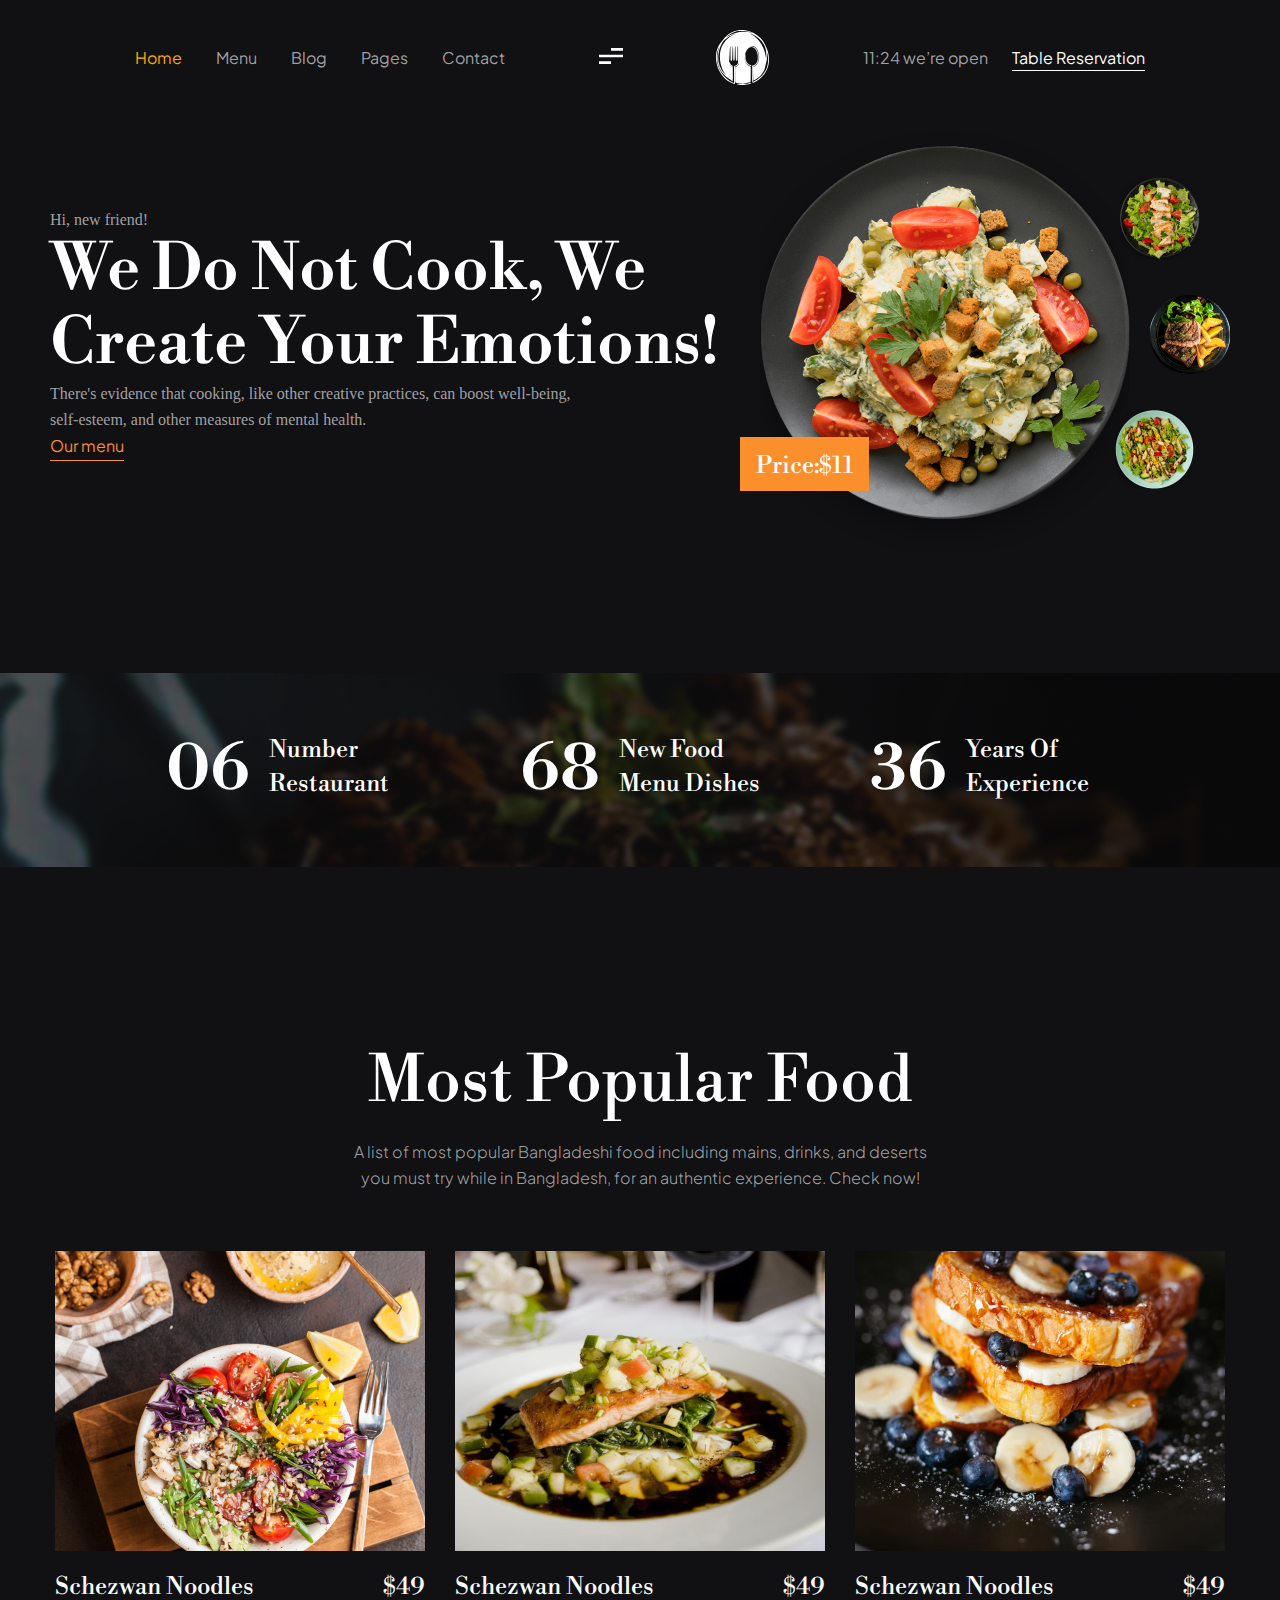
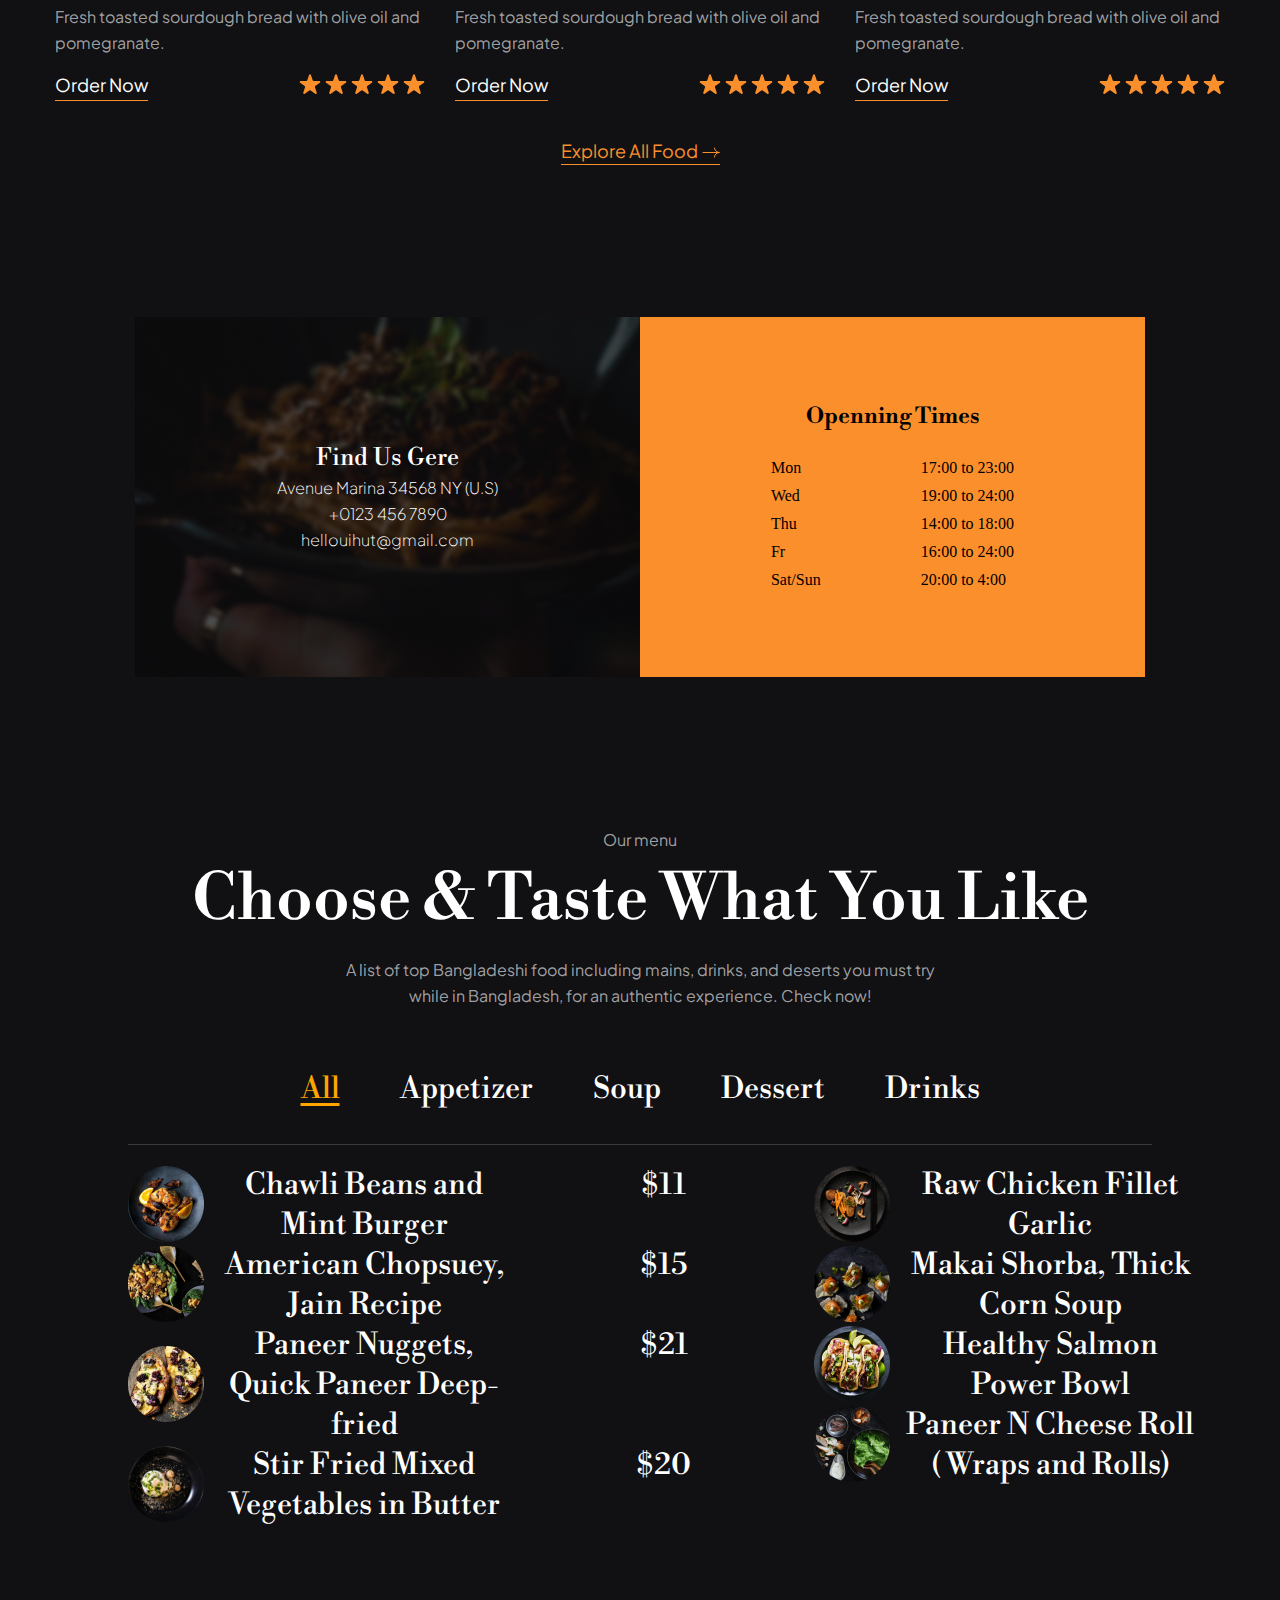
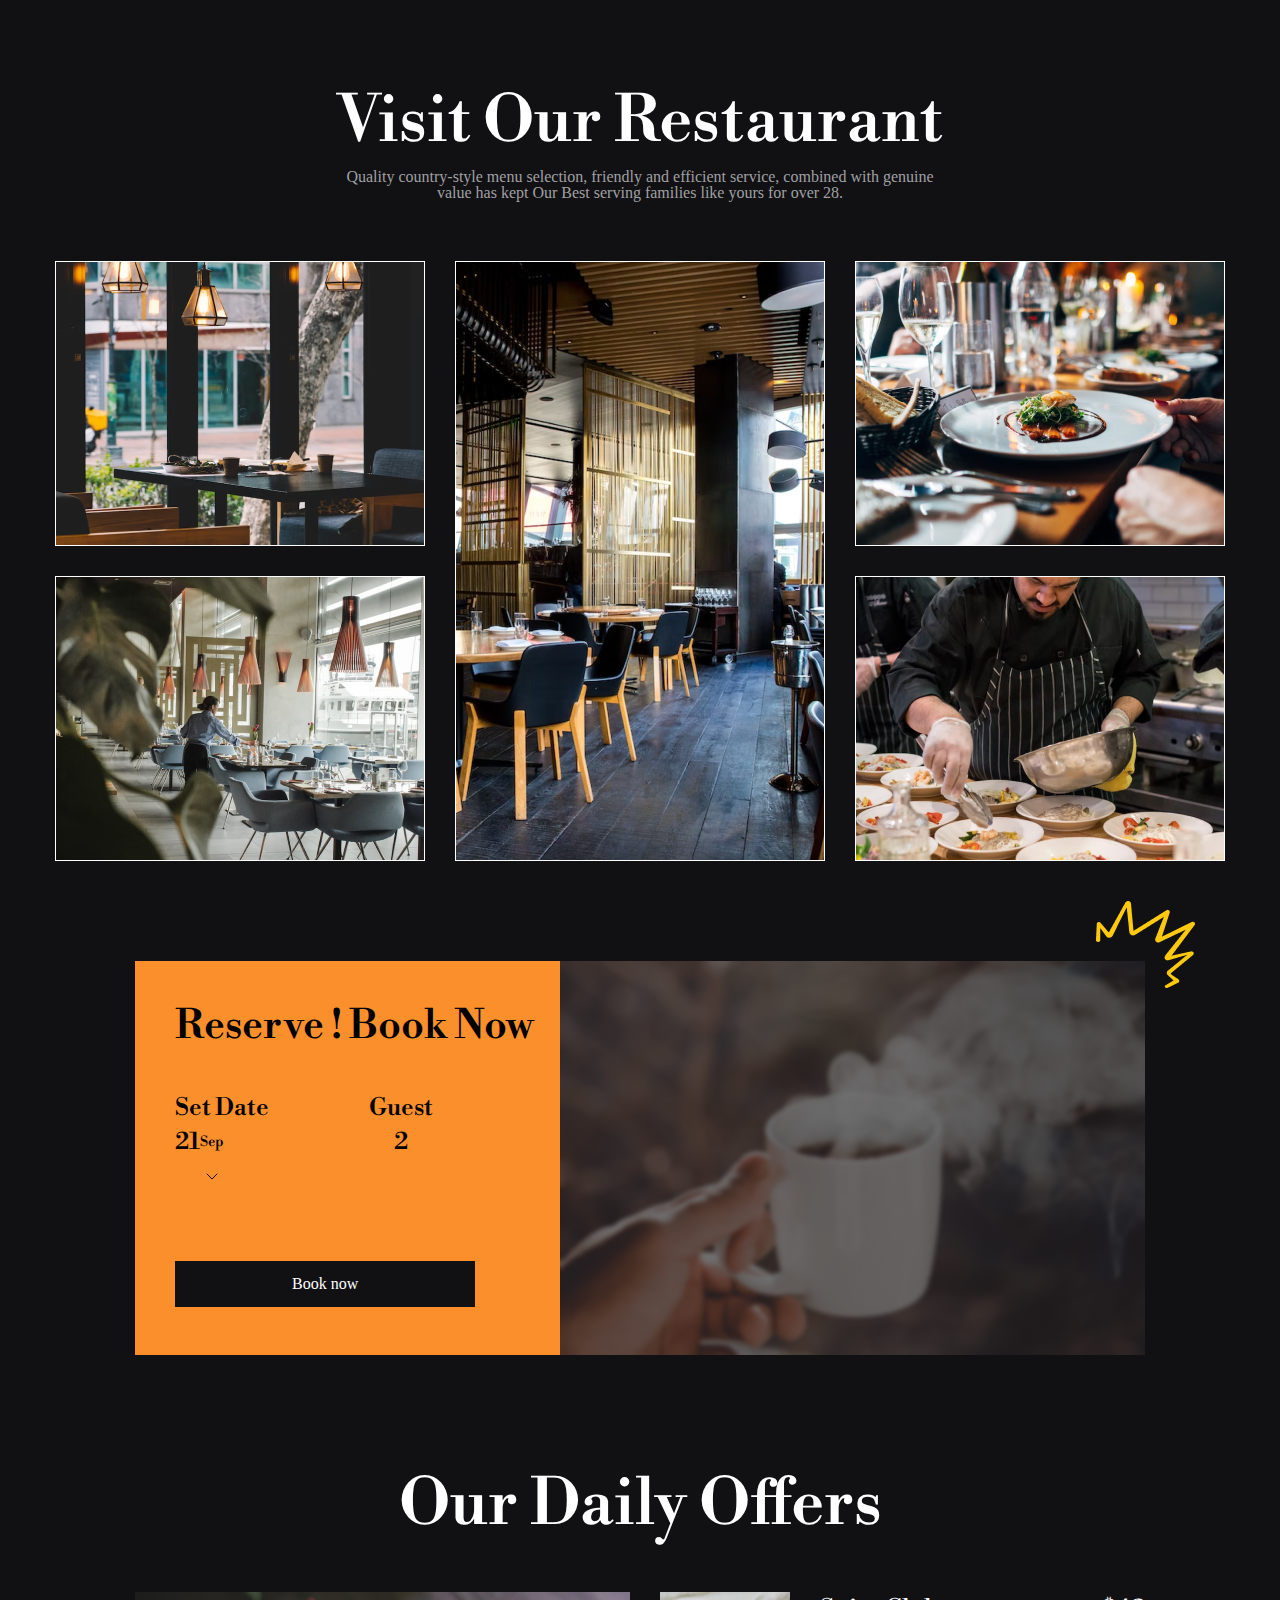
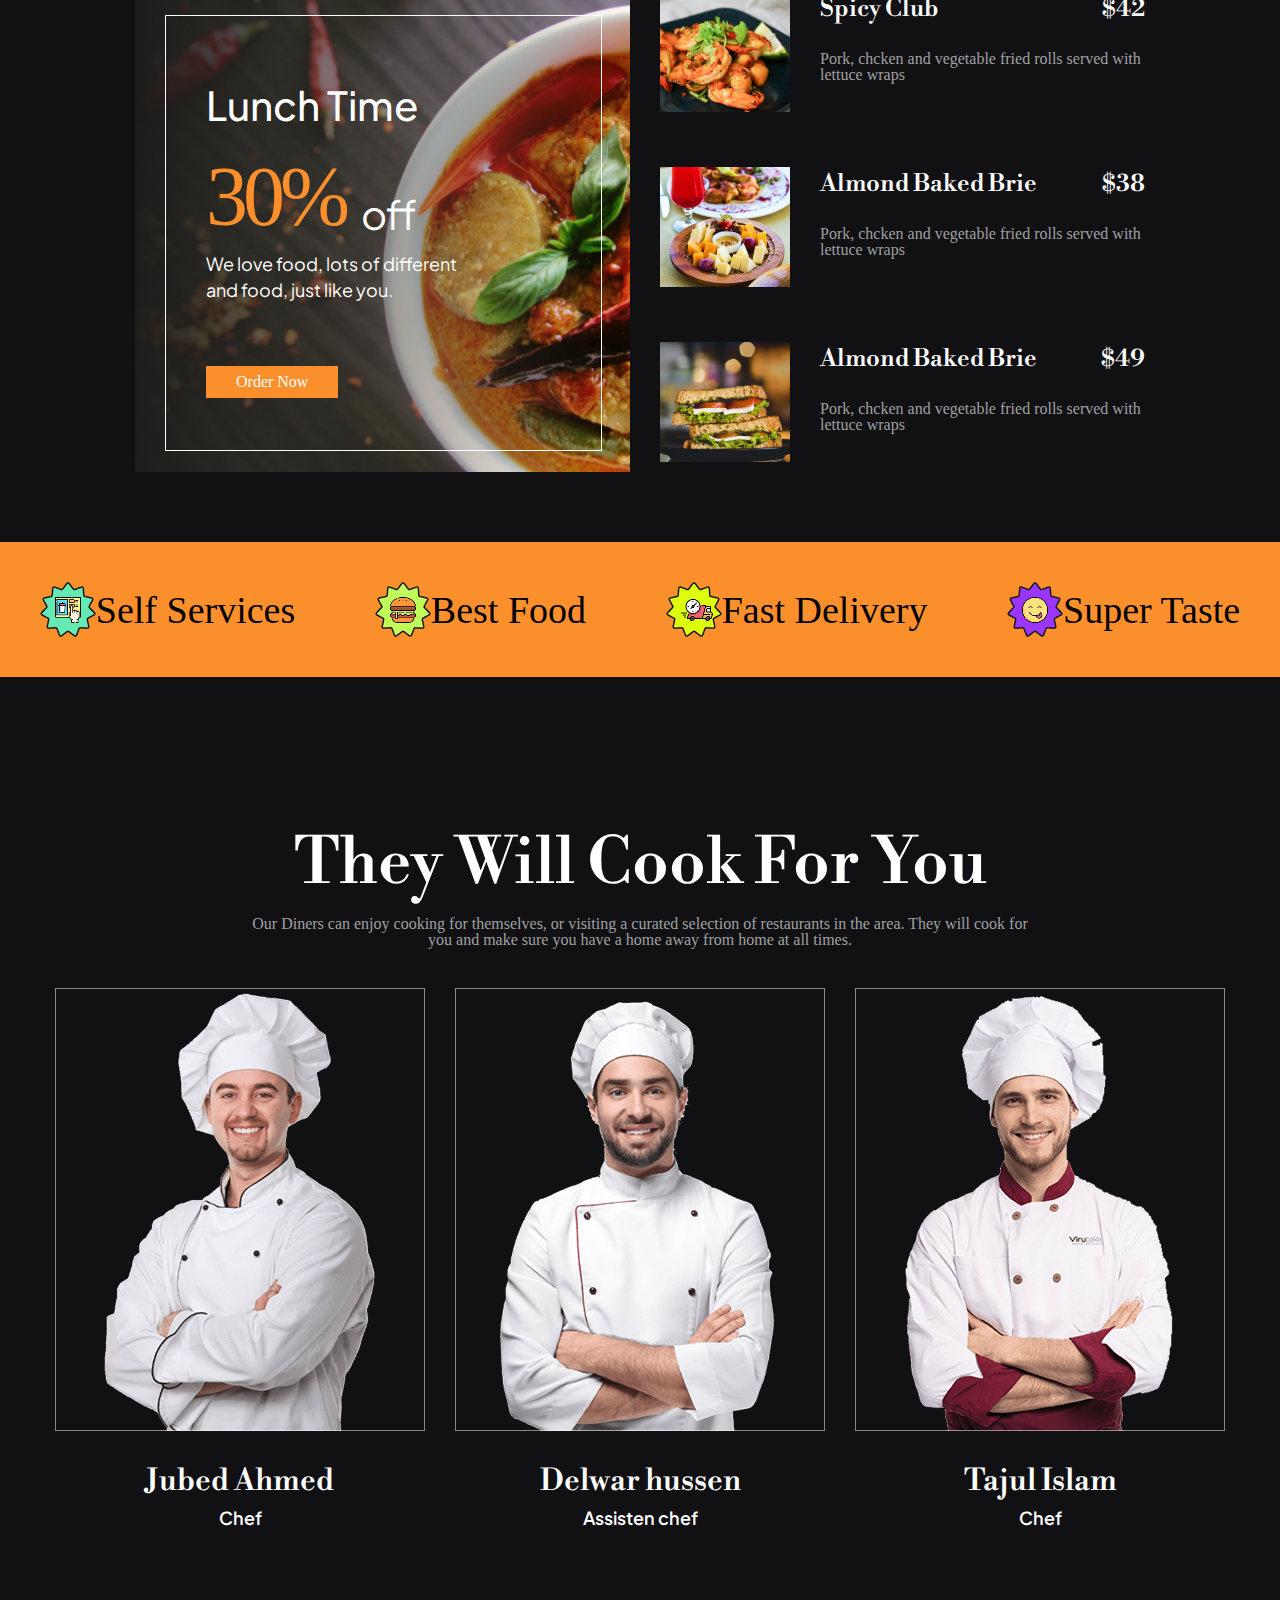
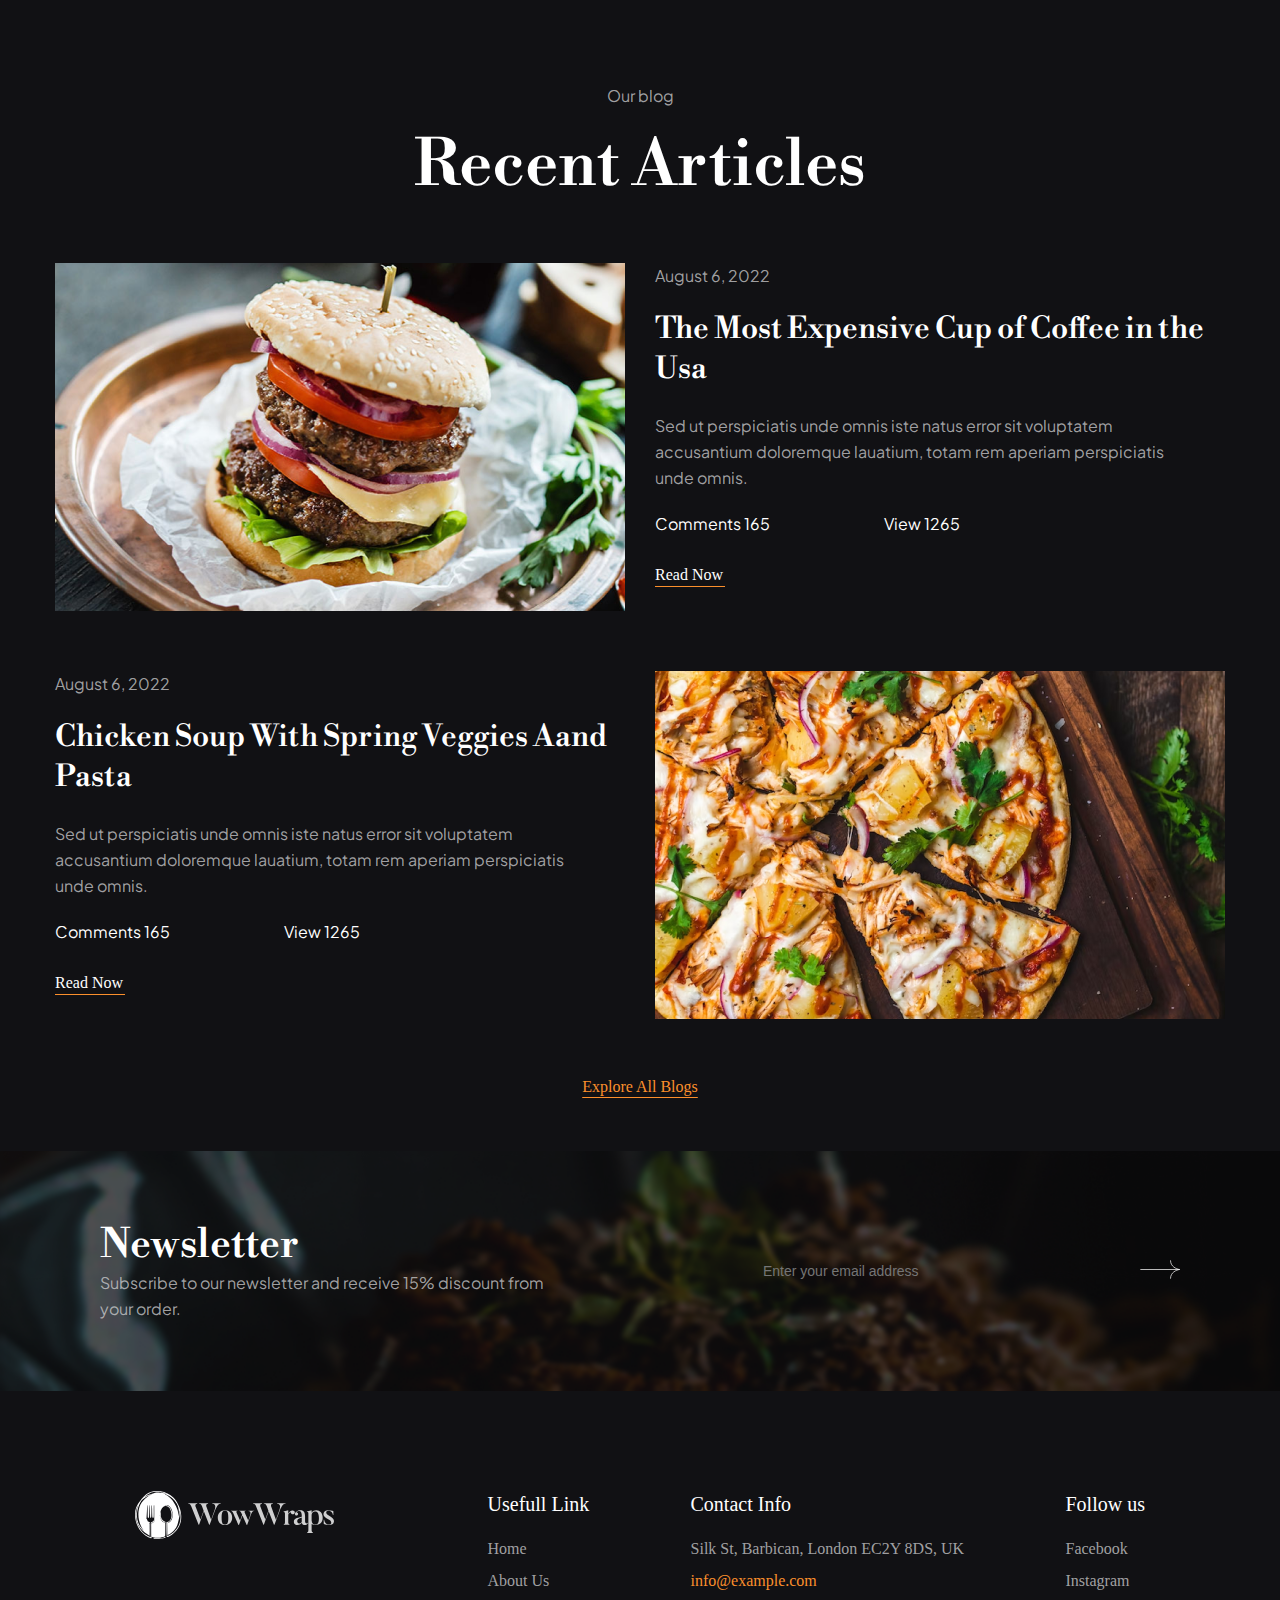
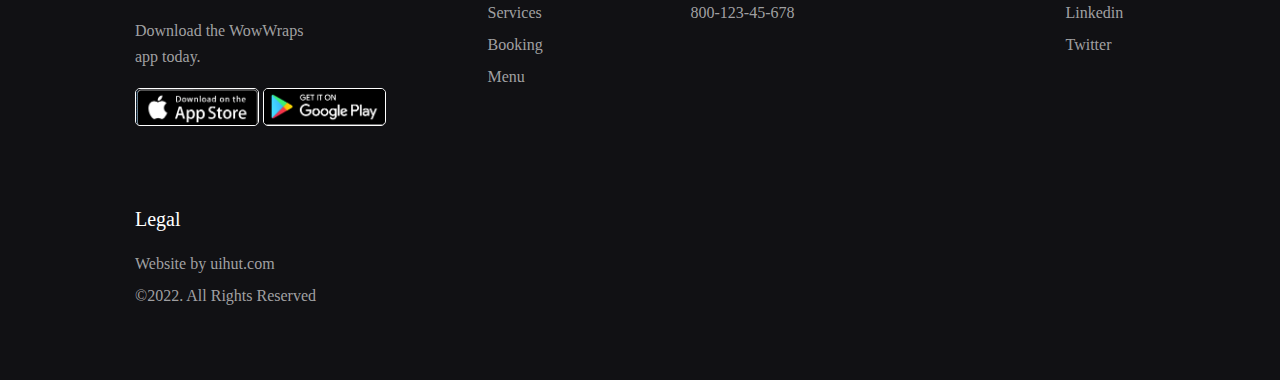
<file: html/home_page.html>
<!DOCTYPE html>
<html lang="en">

<head>
    <meta charset="UTF-8">
    <meta name="viewport" content="width=device-width, initial-scale=1.0">
    <link rel="preconnect" href="https://fonts.googleapis.com">
    <link rel="preconnect" href="https://fonts.gstatic.com" crossorigin>
    <link rel="icon" type="image/x-icon" href="../assets/img/home_page/Vector.svg">
    <link
        href="https://fonts.googleapis.com/css2?family=Libre+Bodoni:ital,wght@0,400..700;1,400..700&family=Plus+Jakarta+Sans:ital,wght@0,200..800;1,200..800&family=Poppins:ital,wght@0,100;0,200;0,300;0,400;0,500;0,600;0,700;0,800;0,900;1,100;1,200;1,300;1,400;1,500;1,600;1,700;1,800;1,900&family=Roboto:ital,wght@0,100..900;1,100..900&display=swap"
        rel="stylesheet">
    <link
        href="https://fonts.googleapis.com/css2?family=Libre+Bodoni:ital,wght@0,400..700;1,400..700&family=Poppins:ital,wght@0,100;0,200;0,300;0,400;0,500;0,600;0,700;0,800;0,900;1,100;1,200;1,300;1,400;1,500;1,600;1,700;1,800;1,900&family=Roboto:ital,wght@0,100..900;1,100..900&display=swap"
        rel="stylesheet">
    <link rel="stylesheet" href="../assets/css/reset.css">
    <link rel="stylesheet" href="../assets/css/home_page.css">
    <link rel="stylesheet" href="../assets/css/common_style.css">
    <title>SuperVip Restaurant</title>
</head>

<body>
    <!-- 1 -->
    <header>
        <div class="menu">
            <div class="menu-iteams">
                <a href="#" style="color: orange;">Home</a>
                <a href="../html/menu_page.html">Menu</a>
                <a href="#">Blog</a>
                <a href="#">Pages</a>
                <a href="#">Contact</a>
            </div>
            <div class="res-menu">
                <img src="../assets/img/product_details/res-menu.svg" alt="responsive-menu">
            </div>
            <div class="menu-logo">
                <a href="./home_page.html"><img src="../assets/img/home_page/Vector.svg" alt="logo"></a>
            </div>
            <div class="menu-infor">
                <span>11:24 we’re open</span>
                <span>Table
                    Reservation</span>
            </div>
        </div>
        <!-- noi dung -->
        <div class="header-content">
            <div>
                <p>
                    Hi, new friend!
                </p>
                <h2>
                    We Do Not Cook, We Create your Emotions!
                </h2>
                <p>
                    There's evidence that cooking, like other creative practices, can boost well-being, self-esteem, and
                    other measures of mental health.
                </p>
                <a href="#">Our menu</a>
            </div>
            <div>
                <div>Price:$11</div>
                <div><img src="../assets/img/home_page/header-food1.png" alt="food"></div>
                <div><img src="../assets/img/home_page/header-food2.png" alt="food"></div>
                <div><img src="../assets/img/home_page/header-food3.png" alt="food"></div>
                <div><img src="../assets/img/home_page/header-food4.png" alt="food"></div>
            </div>
        </div>
    </header>
    <!-- 2 -->
    <section class="hero-banner">
        <!-- Tạo kích thước cho hero-banner rồi đặt cho thẻ background ở CSS -->
        <div>
            <h2 class="hero-banner-number">06</h2>
            <p class="hero-banner-describtion">Number Restaurant</p>
        </div>
        <div>
            <h2 class="hero-banner-number">68</h2>
            <p class="hero-banner-describtion">New Food Menu Dishes</p>
        </div>
        <div>
            <h2 class="hero-banner-number">36</h2>
            <p class="hero-banner-describtion">Years of experience</p>
        </div>
    </section>
    <!-- 3 -->
    <section class="most-food">
        <div class="container">
            <h2>Most Popular Food</h2>
            <p>
                A list of most popular Bangladeshi food including mains, drinks, and deserts you must try while in
                Bangladesh, for an authentic experience. Check now!
            </p>
            <div class="popular-food-list">
                <!-- iteam 1-->
                <div>
                    <img src="../assets/img/home_page/popular-food1.png" alt="#">
                    <div class="popular-food-infor">
                        <p class="food-name">Schezwan Noodles</p>
                        <p class="food-price">$49</p>
                    </div>
                    <p class="popular-food-description">Fresh toasted sourdough bread with olive oil and pomegranate.
                    </p>
                    <div class="popular-food-option">
                        <a href="./product_details_page.html" class="order">Order Now</a>
                        <div class="rating">
                            <img src="../assets/img/home_page/star.svg" alt="">
                            <img src="../assets/img/home_page/star.svg" alt="">
                            <img src="../assets/img/home_page/star.svg" alt="">
                            <img src="../assets/img/home_page/star.svg" alt="">
                            <img src="../assets/img/home_page/star.svg" alt="">
                        </div>
                    </div>
                </div>
                <!-- iteam 2 -->
                <div>
                    <img src="../assets/img/home_page/popular-food2.png" alt="#">
                    <div class="popular-food-infor">
                        <p class="food-name">Schezwan Noodles</p>
                        <p class="food-price">$49</p>
                    </div>
                    <p class="popular-food-description">Fresh toasted sourdough bread with olive oil and pomegranate.
                    </p>
                    <div class="popular-food-option">
                        <a href="#" class="order">Order Now</a>
                        <div class="rating">
                            <img src="../assets/img/home_page/star.svg" alt="">
                            <img src="../assets/img/home_page/star.svg" alt="">
                            <img src="../assets/img/home_page/star.svg" alt="">
                            <img src="../assets/img/home_page/star.svg" alt="">
                            <img src="../assets/img/home_page/star.svg" alt="">
                        </div>
                    </div>
                </div>
                <!-- item 3 -->
                <div>
                    <img src="../assets/img/home_page/popular-food3.png" alt="#">
                    <div class="popular-food-infor">
                        <p class="food-name">Schezwan Noodles</p>
                        <p class="food-price">$49</p>
                    </div>
                    <p class="popular-food-description">Fresh toasted sourdough bread with olive oil and pomegranate.
                    </p>
                    <div class="popular-food-option">
                        <a href="#" class="order">Order Now</a>
                        <div class="rating">
                            <img src="../assets/img/home_page/star.svg" alt="">
                            <img src="../assets/img/home_page/star.svg" alt="">
                            <img src="../assets/img/home_page/star.svg" alt="">
                            <img src="../assets/img/home_page/star.svg" alt="">
                            <img src="../assets/img/home_page/star.svg" alt="">
                        </div>
                    </div>
                </div>
            </div>
            <div id="explore">
                <a href="#">Explore All Food</a>
                <img src="../assets/img/home_page/Vector 5 (1).svg">
            </div>
        </div>
    </section>
    <!-- 4 -->
    <section class="contact-and-time">
        <div class="find-us">
            <!-- Cấp background cho find us -->
            <p>Find Us Gere</p>
            <div>
                <p>Avenue Marina 34568 NY (U.S)
                </p>
                <p>+0123 456 7890</p>
                <p>hellouihut@gmail.com</p>
            </div>
        </div>
        <div class="openning-times">
            <p>Openning Times</p>
            <table>
                <tr>
                    <td>Mon</td>
                    <td>17:00 to 23:00</td>
                </tr>
                <tr>
                    <td>Wed</td>
                    <td>19:00 to 24:00</td>
                </tr>
                <tr>
                    <td>Thu</td>
                    <td>14:00 to 18:00</td>
                </tr>
                <tr>
                    <td>Fr</td>
                    <td>16:00 to 24:00</td>
                </tr>
                <tr>
                    <td>Sat/Sun</td>
                    <td>20:00 to 4:00</td>
                </tr>
            </table>
        </div>
    </section>
    <!-- 5 -->
    <section class="choose-and-taste">
        <p>Our menu</p>
        <h2>Choose & Taste What You Like </h2>
        <p class="choose-and-taste-description">
            A list of top Bangladeshi food including mains, drinks, and deserts you must try while in Bangladesh, for an
            authentic experience. Check now!
        </p>
        <ul class="type-list">
            <li style="color: orange; text-decoration: underline; text-underline-offset: 5px;">All</li>
            <li>Appetizer</li>
            <li>Soup</li>
            <li>Dessert</li>
            <li>Drinks</li>
        </ul>
        <div class="food-list-tbl">
            <table class="left-tbl">
                <tr>
                    <td class="img">
                        <img src="../assets/img/home_page/left-tbl1.png" alt="#">
                    </td>
                    <td class="infor">
                        <h4 class="name">Chawli Beans and Mint Burger</h4>
                        <p class="price">$11</p>
                    </td>
                </tr>
                <tr>
                    <td class="img">
                        <img src="../assets/img/home_page/left-tbl2.png" alt="#">
                    </td>
                    <td class="infor">
                        <h4 class="name">American Chopsuey, Jain Recipe</h4>
                        <p class="price">$15</p>
                    </td>
                </tr>
                <tr>
                    <td class="img">
                        <img src="../assets/img/home_page/left-tbl3.png" alt="#">
                    </td>
                    <td class="infor">
                        <h4 class="name">Paneer Nuggets, Quick Paneer Deep-fried</h4>
                        <p class="price">$21</p>
                    </td>
                </tr>
                <tr>
                    <td class="img">
                        <img src="../assets/img/home_page/left-tbl4.png" alt="#">
                    </td>
                    <td class="infor">
                        <h4 class="name">Stir Fried Mixed Vegetables in Butter</h4>
                        <p class="price">$20</p>
                    </td>
                </tr>
            </table>
            <table class="right-tbl">
                <tr>
                    <td class="img">
                        <img src="../assets/img/home_page/right-tbl1.png" alt="#">
                    </td>
                    <td class="infor">
                        <h4 class="name">Raw Chicken Fillet Garlic</h4>
                        <p class="price">$31</p>
                    </td>
                </tr>
                <tr>
                    <td class="img">
                        <img src="../assets/img/home_page/right-tbl2.png" alt="#">
                    </td>
                    <td class="infor">
                        <h4 class="name">Makai Shorba, Thick Corn Soup</h4>
                        <p class="price">$41</p>
                    </td>
                </tr>
                <tr>
                    <td class="img">
                        <img src="../assets/img/home_page/right-tbl3.png" alt="#">
                    </td>
                    <td class="infor">
                        <h4 class="name">Healthy Salmon Power Bowl</h4>
                        <p class="price">$21</p>
                    </td>
                </tr>
                <tr>
                    <td class="img">
                        <img src="../assets/img/home_page/right-tbl4.png" alt="#">
                    </td>
                    <td class="infor">
                        <h4 class="name">Paneer N Cheese Roll ( Wraps and Rolls)</h4>
                        <p class="price">$11</p>
                    </td>
                </tr>
            </table>
        </div>
    </section>
    <!-- 6 -->
    <section class="visit-restaurant">
        <h2>Visit Our Restaurant</h2>
        <p>Quality country-style menu selection, friendly and efficient service, combined with genuine value has kept
            Our Best serving families like yours for over 28.</p>
        <div class="img-restaurant">
            <div>
                <img src="../assets/img/home_page/visit-res1.png" alt="visit-restaurant">
                <img src="../assets/img/home_page/visit-res2.png" alt="visit-restaurant">
            </div>
            <div>
                <img src="../assets/img/home_page/visit-res3.png" alt="visit-restaurant">
            </div>
            <div>
                <img src="../assets/img/home_page/visiti-res4.png" alt="visit-restaurant">
                <img src="../assets/img/home_page/visit-rs5.png" alt="visit-restaurant">
            </div>
        </div>
    </section>
    <!-- 7 -->
    <section class="reverse">
        <div>
            <h3>Reserve ! Book Now</h3>
            <table>
                <tr>
                    <th>Set Date</th>
                    <th>Guest</th>
                </tr>
                <tr>
                    <th style="display: flex;">
                        <span>21</span>
                        <span id="flag1">
                            <p>Sep</p>
                            <img src="../assets/img/home_page/Vector 12.svg" alt="">
                        </span>
                    </th>
                    <th>2</th>
                </tr>
            </table>
            <label><a href="#" style="color: white; font-size: 16px;">Book now</a></label>
        </div>
        <div>
            <img src="../assets/img/home_page/book-now-bg.png" alt="#">
            <img src="../assets/img/home_page/Vector 2 (Stroke).png">
        </div>
    </section>
    <!-- 8 -->
    <section class="daily-offers">
        <h2>Our Daily Offers</h2>
        <div>
            <div class="highlight-content">
                <div class="contain">
                    <!-- Thêm background -->
                    <p class="title">Lunch Time</p>
                    <p class="sale">
                        <i>30%</i> <span>off</span>
                    </p>
                    <p class="describtion">
                        We love food, lots of different and food, just like you.
                    </p>
                    <label><a href="#" style="color: white;">Order Now</a></label>
                </div>
            </div>
            <div class="food-list">
                <!-- food 1 -->
                <div>
                    <img src="../assets/img/home_page/daily-offer1.png" alt="food">
                    <div class="infor">
                        <div class="name-and-price">
                            <p>Spicy Club</p>
                            <p>$42</p>
                        </div>
                        <p class="food-describtion">
                            Pork, chcken and vegetable fried rolls served with lettuce wraps
                        </p>
                    </div>
                </div>
                <!-- food 2 -->
                <div>
                    <img src="../assets/img/home_page/daily-offer2.png" alt="food">
                    <div class="infor">
                        <div class="name-and-price">
                            <p>Almond baked Brie</p>
                            <p>$38</p>
                        </div>
                        <p class="food-describtion">
                            Pork, chcken and vegetable fried rolls served with lettuce wraps
                        </p>
                    </div>
                </div>
                <!-- food 3 -->
                <div>
                    <img src="../assets/img/home_page/daily-offer3.png" alt="food">
                    <div class="infor">
                        <div class="name-and-price">
                            <p>Almond baked Brie</p>
                            <p>$49</p>
                        </div>
                        <p class="food-describtion">
                            Pork, chcken and vegetable fried rolls served with lettuce wraps
                        </p>
                    </div>
                </div>
            </div>
        </div>

    </section>
    <!-- 9 -->
    <div class="highlight-1">
        <div class="contain">
            <!-- <div>
                <p>Super Taste</p>
            </div> -->
            <div>
                <img src="../assets/img/home_page/highlight-bg1.png" alt="background">
                <img src="../assets/img/home_page/highlight-img1.png" alt="">
                <p>Self Services</p>
            </div>
            <div>
                <img src="../assets/img/home_page/highlight-bg2.png" alt="background">
                <img src="../assets/img/home_page/highlight-img2.png" alt="">
                <p>Best Food</p>
            </div>
            <div>
                <img src="../assets/img/home_page/highlight-bg3.png" alt="background">
                <img src="../assets/img/home_page/highlight-img3.png" alt="">
                <p>Fast Delivery</p>
            </div>
            <div>
                <img src="../assets/img/home_page/highlight-bg4.png" alt="background">
                <img src="../assets/img/home_page/highlight-img4.png" alt="">
                <p>Super Taste</p>
            </div>
        </div>
    </div>
    <!-- 10 -->
    <section class="chef">
        <h2>They Will Cook For You</h2>
        <p>Our Diners can enjoy cooking for themselves, or visiting a curated selection of restaurants in the area. They
            will cook for you and make sure you have a home away from home at all times.</p>
        <div class="chef-img">
            <div>
                <img src="../assets/img/home_page/chef1.png" alt="chef">
                <h4 class="chef-name">
                    Jubed Ahmed
                </h4>
                <p class="chef-role">
                    Chef
                </p>
            </div>
            <div>
                <img src="../assets/img/home_page/chef2.png" alt="chef">
                <h4 class="chef-name">
                    Delwar hussen
                </h4>
                <p class="chef-role">
                    Assisten chef
                </p>
            </div>
            <div>
                <img src="../assets/img/home_page/chef3.png" alt="chef">
                <h4 class="chef-name">
                    Tajul Islam
                </h4>
                <p class="chef-role">
                    Chef
                </p>
            </div>
        </div>
    </section>
    <!-- 11 -->
    <section class="recent-articles">
        <p>Our blog</p>
        <h2>Recent Articles</h2>
        <div id="content-1">
            <img src="../assets/img/home_page/article1.png" alt="food">
            <div class="information">
                <p class="time">
                    August 6, 2022
                </p>
                <h4 class="title">The Most Expensive Cup of Coffee in the Usa</h4>
                <p class="describtion">Sed ut perspiciatis unde omnis iste natus error sit voluptatem accusantium
                    doloremque lauatium, totam rem aperiam perspiciatis unde omnis.</p>
                <span class="cmt">Comments 165</span>
                <span class="view">View 1265</span>
                <div class="btn"><a style="color: white;" href="#">Read Now</a></div>
            </div>
        </div>
        <div id="content-2">
            <div class="information">
                <p class="time">
                    August 6, 2022
                </p>
                <h4 class="title">Chicken Soup With Spring Veggies Aand Pasta</h4>
                <p class="describtion">Sed ut perspiciatis unde omnis iste natus error sit voluptatem accusantium
                    doloremque lauatium, totam rem aperiam perspiciatis unde omnis.</p>
                <span class="cmt">Comments 165</span>
                <span class="view">View 1265</span>
                <div class="btn"><a style="color: white;" href="#">Read Now</a></div>
            </div>
            <img src="../assets/img/home_page/article2.png" alt="food">
        </div>
        <a href="#">Explore All Blogs</a>
    </section>
    <!-- 12 -->
    <div class="highlight-2">
        <!-- Cấp background img -->
        <div>
            <h3>Newsletter</h3>
            <p>Subscribe to our newsletter and receive 15% discount from your order.</p>
        </div>
        <form class="email-form">
            <input type="email" placeholder="Enter your email address" required>
            <button type="submit">
                <img src="../assets/img/home_page/Vector 5.svg" alt="Submit">
            </button>
        </form>
    </div>
    <!-- footer -->
    <footer>
        <div class="footer-container">
            <div class="footer-col">
                <div class="footer-logo">
                    <svg xmlns="http://www.w3.org/2000/svg" width="199" height="48" viewBox="0 0 199 48" fill="none">
                        <path fill-rule="evenodd" clip-rule="evenodd"
                            d="M19.4632 0.119256C15.427 0.707349 11.9498 2.45922 8.86572 5.45827C8.18772 6.11771 7.23894 7.16988 6.75749 7.79636C6.27604 8.42295 5.43943 9.47736 4.89822 10.1396C2.48991 13.0871 1.07824 15.9817 0.335351 19.4961C-0.0257667 21.2038 -0.110388 24.6207 0.155839 26.7376C1.2148 35.157 6.03409 42.3763 12.9434 45.8934C14.1066 46.4854 15.9555 47.194 16.3375 47.194C16.4607 47.194 16.5641 47.1276 16.5673 47.0463C16.5706 46.9652 16.568 43.5696 16.5618 39.5007L16.5506 32.1027L17.3235 31.7368C18.4188 31.2181 19.4768 30.127 19.8014 29.1815C20.0833 28.3599 20.1491 28.6683 19.8842 29.5708C19.5791 30.6106 18.2831 31.8118 17.0158 32.2294C16.9127 32.2633 16.7927 32.4685 16.7491 32.6852C16.6505 33.1775 16.7432 45.4115 16.8476 45.6714C16.8929 45.784 17.3369 45.9885 17.9392 46.1741C20.0762 46.8323 22.5791 46.9998 25.1619 46.6572C27.4456 46.3542 29.9079 45.6593 30.1348 45.2537C30.2336 45.077 30.2836 43.1751 30.3143 38.424C30.3567 31.84 30.3568 31.8391 30.1163 31.8391C29.9841 31.8391 29.5858 31.7292 29.2313 31.595C26.6717 30.6258 25.1098 28.0276 24.9167 24.4176L24.8556 23.2758L25.0156 24.516C25.2387 26.2448 25.3841 26.7825 25.9586 28.0003C26.7948 29.7732 28.2302 30.993 29.9341 31.3789C30.4829 31.5032 30.6036 31.4987 30.7521 31.3485C31.0372 31.0599 30.8279 30.8058 30.1792 30.6532C28.158 30.1777 26.6557 28.5003 26.0053 25.9924C25.8101 25.2402 25.7597 24.6917 25.7582 23.3039C25.7565 21.8991 25.723 21.5414 25.5858 21.4636C25.2215 21.2574 26.0837 18.7024 26.9699 17.3615C27.9 15.9541 28.9741 15.1747 30.2662 14.9697C33.7965 14.4095 36.7196 18.8349 36.4873 24.3883C36.4164 26.0829 36.225 26.9281 35.6351 28.1507C34.9273 29.6178 33.4748 30.8326 32.1358 31.0772C31.883 31.1234 31.6106 31.2139 31.5303 31.2784C31.3056 31.4587 31.3317 40.4189 31.5657 43.4734C31.6902 45.0985 31.7963 45.8865 31.9056 45.9984C32.2346 46.3353 35.5967 44.5539 37.7957 42.8774C43.6755 38.3951 46.6926 31.7628 46.2031 24.3957C45.9377 20.4003 45.1535 17.5959 43.1679 13.5406C41.5126 10.1603 40.5002 8.69934 38.3154 6.5382C35.0285 3.28697 30.3739 1.00606 25.4532 0.235363C23.8101 -0.0220093 20.8289 -0.0797676 19.4632 0.119256ZM25.0991 0.959641C26.6945 1.18489 28.6623 1.68829 30.187 2.26138C31.6426 2.80837 31.8758 3.01413 30.5112 2.54734C28.7159 1.93326 27.2414 1.6955 24.8317 1.6316C22.4415 1.56817 21.0596 1.68498 18.8064 2.14091C15.5283 2.80436 12.19 4.20201 9.44195 6.06172L9.15016 6.25921L9.38359 5.98329C9.84718 5.43548 11.91 3.84353 12.9694 3.2161C15.0933 1.95818 17.3635 1.15677 19.6545 0.85629C20.6276 0.728608 23.9027 0.790855 25.0991 0.959641ZM31.151 3.57482C35.3789 5.17149 39.1155 8.31429 41.6369 12.3943C43.4404 15.3127 44.221 19.4838 43.828 24.1026C43.7146 25.4364 43.5967 25.347 43.4857 23.8426C43.3832 22.4534 42.897 20.1458 42.3542 18.4731C40.1008 11.5287 35.5062 5.82431 30.2173 3.40462C29.1482 2.9155 29.6453 3.0061 31.151 3.57482ZM16.1531 3.7729C10.0605 6.31213 5.56595 11.5216 3.95341 17.9132C3.1797 20.9796 3.18297 25.3224 3.96169 28.9427C4.76376 32.6715 6.32075 36.2287 8.4606 39.2212C8.75613 39.6345 8.48441 39.4022 7.55501 38.4466C2.42841 33.1764 0.73113 25.9389 2.73478 17.8923C3.34602 15.4375 4.44933 12.7446 5.70717 10.6372C6.43921 9.41074 7.86734 8.0744 9.9297 6.68596C11.9256 5.34229 13.801 4.42123 16.3865 3.51482C17.1788 3.23713 17.0216 3.41088 16.1531 3.7729ZM32.3812 14.0678C34.4408 14.6072 36.2082 16.7114 37.0454 19.6215C38.4499 24.5033 37.3904 29.3721 34.5139 31.2535C34.1445 31.4951 33.4917 31.7889 33.0634 31.9063L32.2845 32.1196L32.3568 37.0877C32.4263 41.8623 32.5411 43.8053 32.7672 44.0341C33.0698 44.3403 36.6405 41.9685 38.292 40.3642C40.866 37.8641 42.2968 35.2304 43.0602 31.5878C43.2014 30.914 43.4925 29.6717 43.7069 28.8271C44.4526 25.8915 44.7523 23.4288 44.6698 20.9177C44.6429 20.1019 44.6561 19.5015 44.6992 19.5834C44.7423 19.6653 44.8878 20.317 45.0227 21.0316C45.7842 25.0678 45.6253 28.9319 44.5624 32.2287C42.9055 37.3678 38.8727 41.9293 33.6471 44.5744L32.4667 45.172L32.3975 44.4999C32.2013 42.5915 32.0761 38.7104 32.1076 35.517L32.1431 31.9308L32.8636 31.667C34.4762 31.0761 35.5318 30.0736 36.3427 28.3627C37.4174 26.095 37.5901 23.4161 36.8529 20.441C35.8454 16.3744 33.3735 13.9188 30.5305 14.16C29.6493 14.2348 29.5674 14.188 30.2825 14.0184C30.9832 13.8523 31.6149 13.8672 32.3812 14.0678ZM12.6684 20.3049C12.6832 25.6195 12.7065 26.3238 12.8754 26.5845C13.0616 26.8722 13.4496 26.9664 13.7137 26.7879C14.1076 26.5217 14.1456 26.1122 14.3167 20.2683C14.4109 17.0502 14.5344 14.3666 14.5911 14.3049C14.6561 14.2342 14.736 14.2351 14.8077 14.3077C14.8761 14.3769 14.9518 16.725 14.9981 20.2075C15.0815 26.4891 15.1096 26.7601 15.6776 26.7601C15.8664 26.7601 16.0441 26.6497 16.1714 26.4532C16.349 26.1787 16.3775 25.5339 16.4404 20.3407C16.4791 17.1477 16.552 14.4679 16.6025 14.3857C16.7529 14.141 16.8943 14.3309 16.9581 14.8628C16.991 15.1374 17.0469 16.6377 17.0825 18.1968C17.2649 26.1963 17.3014 26.6469 17.7821 26.8336C18.0928 26.9543 18.5 26.7784 18.6425 26.4621C18.7411 26.2429 18.7792 24.5019 18.7792 20.1992C18.7792 15.1054 18.8034 14.24 18.9464 14.24C19.0384 14.24 19.1565 14.3595 19.209 14.5057C19.2614 14.652 19.2912 17.8805 19.275 21.6804L19.2457 28.5893L18.9475 29.2061C18.7835 29.5452 18.4093 30.0365 18.116 30.2978C17.5889 30.7673 16.5003 31.3666 16.1746 31.3666C15.723 31.3666 15.7174 31.4696 15.7611 38.9832C15.789 43.7876 15.7638 46.2487 15.6865 46.2481C15.4233 46.2459 12.9358 45.0815 12.0397 44.541C8.28973 42.2795 5.38749 39.0183 3.31077 34.7329C1.53063 31.0595 0.763111 27.7417 0.755758 23.6892C0.749572 20.2681 1.1785 18.2624 2.60932 15.0226C3.01618 14.1013 3.10162 14.2356 2.73525 15.2206C1.54277 18.4268 0.898265 23.4288 1.26358 26.642C1.84809 31.7828 3.83518 35.8854 7.47459 39.4651C8.80492 40.7736 9.50416 41.3379 11.251 42.5123C11.893 42.9439 12.8836 43.6157 13.4524 44.0052C14.0213 44.3948 14.5334 44.7136 14.5904 44.7136C14.6495 44.7136 14.6941 42.0482 14.6941 38.5089C14.6941 32.7043 14.6809 32.2997 14.4899 32.2361C13.4706 31.8964 12.2589 30.9955 11.8946 30.3068C11.8166 30.1591 12.0356 30.324 12.3814 30.673C13.0739 31.372 14.1279 31.9572 14.6945 31.9572C15.0213 31.9572 15.056 31.9241 15.0228 31.6435C14.994 31.3978 14.8866 31.2952 14.5277 31.1701C13.2748 30.7332 12.3876 29.8069 12.1063 28.6421C11.9835 28.1336 11.8987 27.9928 11.6978 27.9638C11.4667 27.9305 11.4491 27.8731 11.4974 27.3142C11.5266 26.977 11.7086 23.9417 11.9018 20.5693C12.095 17.1967 12.2819 14.3901 12.3171 14.3325C12.3524 14.2747 12.4421 14.2481 12.5165 14.2732C12.6163 14.307 12.6561 15.8869 12.6684 20.3049ZM28.9334 46.3886C26.4487 47.0719 25.0572 47.2428 22.1639 47.22C20.7196 47.2085 19.3015 47.1847 19.0126 47.167C18.5257 47.1373 18.4874 47.1558 18.4874 47.4217C18.4874 47.8521 18.8829 47.9231 21.6387 47.9868C24.4507 48.0516 26.0874 47.8868 28.4485 47.3009C30.3586 46.8269 30.4507 46.7874 30.4507 46.4418C30.4507 46.2847 30.3851 46.1327 30.3048 46.1039C30.2246 46.0751 29.6074 46.2032 28.9334 46.3886Z"
                            fill="white" />
                        <path
                            d="M77.3207 12.2158V12.6752C82.0762 12.6752 79.7751 18.4015 79.3456 19.8713L76.1548 28.6292L71.4607 15.768C71.43 15.6455 70.3255 12.6752 73.0867 12.6752V12.2158H64.0666V12.6752C64.9563 12.6752 66.0302 12.767 66.9199 15.0943L68.6073 19.657L65.5086 28.5067L60.6611 15.768C60.5997 15.6455 59.5565 12.6752 62.2564 12.6752V12.2158H53.2363V12.6752C54.1567 12.6752 55.1999 12.767 56.1203 15.0943L63.6064 33.7737H64.0666L68.8528 20.3307L74.1605 33.7737H74.6208L79.8058 19.9938C82.475 13.4101 83.917 12.6752 85.7578 12.6752V12.2158H77.3207Z"
                            fill="white" fill-opacity="0.8" />
                        <path
                            d="M93.3089 26.7C93.3089 32.2426 92.2657 33.59 89.9647 33.59C87.6943 33.59 86.6205 32.2426 86.6205 26.7C86.6205 21.1574 87.6943 19.8101 89.9647 19.8101C92.2657 19.8101 93.3089 21.1574 93.3089 26.7ZM97.1747 26.7C97.1747 22.6579 94.6588 19.3508 89.9647 19.3508C85.3012 19.3508 82.7854 22.6579 82.7854 26.7C82.7854 30.7115 85.3012 34.0493 89.9647 34.0493C94.6588 34.0493 97.1747 30.7115 97.1747 26.7Z"
                            fill="white" fill-opacity="0.8" />
                        <path
                            d="M113.458 19.6263V20.0551C116.71 20.0551 115.176 24.189 115.176 24.189L113.243 29.5479L109.899 22.0149C109.899 22.0149 108.825 20.0551 110.789 20.0551V19.6263H104.193V20.0551C104.684 20.0857 105.42 20.1469 106.095 21.5249C106.095 21.5249 106.218 21.7699 107.169 23.8522L105.082 29.5479L101.707 21.9842C101.707 21.9842 100.726 20.0551 102.505 20.0551V19.6263H95.9395V20.0551C96.4304 20.0857 97.2281 20.1469 97.9031 21.5249C97.9031 21.5249 98.3019 22.2905 103.518 34.0493H103.947L107.414 24.4646L111.709 34.0493H112.108L115.667 24.3421C117.14 20.1775 118.52 20.0551 119.195 20.0551V19.6263H113.458Z"
                            fill="white" fill-opacity="0.8" />
                        <path
                            d="M142.118 12.2158V12.6752C146.874 12.6752 144.572 18.4015 144.143 19.8713L140.952 28.6292L136.258 15.768C136.227 15.6455 135.123 12.6752 137.884 12.6752V12.2158H128.864V12.6752C129.754 12.6752 130.828 12.767 131.717 15.0943L133.405 19.657L130.306 28.5067L125.458 15.768C125.397 15.6455 124.354 12.6752 127.054 12.6752V12.2158H118.034V12.6752C118.954 12.6752 119.997 12.767 120.918 15.0943L128.404 33.7737H128.864L133.65 20.3307L138.958 33.7737H139.418L144.603 19.9938C147.272 13.4101 148.714 12.6752 150.555 12.6752V12.2158H142.118Z"
                            fill="white" fill-opacity="0.8" />
                        <path
                            d="M157.115 19.4732C156.133 19.7182 154.63 20.3613 153.249 22.6579V19.3508L148.432 20.3919V20.8512C149.69 21.3106 149.966 21.7699 149.966 22.811V30.4665C149.966 32.0589 149.905 32.9469 148.739 33.3144V33.7737H154.507V33.3144C153.403 33.0082 153.249 32.1814 153.249 30.4665V23.4541C154.292 21.5249 155.949 21.0043 155.888 21.433C155.857 21.8924 156.041 22.3823 156.409 22.7804C157.238 23.546 158.465 23.5153 159.232 22.7498C159.999 21.9842 159.999 20.7287 159.232 19.9632C158.68 19.4426 157.728 19.3201 157.115 19.4732Z"
                            fill="white" fill-opacity="0.8" />
                        <path
                            d="M166.75 26.3938C166.75 26.3938 166.75 30.6809 166.75 30.7421C166.474 31.4771 165.738 32.4264 164.418 32.4264C162.485 32.4264 162.209 30.6503 162.209 30.2216C162.209 28.5067 163.467 27.1287 166.75 26.3938ZM172.365 31.7527C172.181 32.3957 171.506 32.3957 171.506 32.3957C170.064 32.3957 170.064 30.3747 170.064 30.3747V25.4752C170.064 21.8618 169.082 19.3508 165.4 19.3508C165.4 19.3508 163.835 19.2589 162.485 19.9632C160.829 20.8512 160.368 21.7086 160.092 22.1986C159.816 22.6886 159.847 23.3622 160.215 23.8828C160.706 24.5871 161.718 24.7402 162.424 24.2503C163.13 23.7297 163.314 22.7498 162.792 22.0455C162.516 21.678 162.179 21.4943 161.749 21.433C161.565 21.4024 161.718 20.8512 162.792 20.3C165.093 19.1976 166.75 20.8819 166.75 24.0359V25.8732C161.442 27.2206 158.865 27.7106 158.865 30.9259C158.865 34.0493 162.393 34.0493 162.393 34.0493C164.541 34.0493 166.351 32.9163 166.781 31.5077C167.057 34.0799 169.603 34.0493 169.603 34.0493C171.383 34.0493 172.61 32.8857 172.825 31.9364L172.365 31.7527Z"
                            fill="white" fill-opacity="0.8" />
                        <path
                            d="M183.925 27.19C183.925 31.967 182.422 33.59 180.274 33.59C178.526 33.59 176.838 32.4264 176.623 29.4866V23.8216C176.808 21.8618 178.004 20.3919 179.937 20.3919C182.514 20.3919 183.925 22.2905 183.925 27.19ZM187.699 26.8225C187.699 22.2905 184.999 19.3508 181.226 19.3508C179.722 19.3508 177.575 20.0551 176.623 21.7699V19.3508L171.837 20.3919V20.8512C173.095 21.1881 173.371 21.4637 173.371 22.5354V38.7957C173.371 40.3575 173.31 41.0924 172.144 41.4292V41.8886H177.881V41.4292C176.777 41.1536 176.623 40.4799 176.623 38.7957V33.0082C177.575 33.6512 178.863 34.0493 180.336 34.0493C184.539 34.0493 187.699 31.6608 187.699 26.8225Z"
                            fill="white" fill-opacity="0.8" />
                        <path
                            d="M198.256 32.457C199.76 30.3134 198.87 27.7412 196.109 26.0264L193.01 24.0972C190.341 22.413 190.893 19.8101 193.348 19.8101C196.692 19.8101 197.612 22.4436 197.919 23.8828H198.379V20.3C198.379 20.3 196.876 19.3508 193.348 19.3508C190.249 19.3508 189.206 21.0043 189.206 21.0043C187.733 23.1479 188.469 25.2914 191.445 27.19L194.544 29.0579C196.876 30.589 196.876 33.59 194.176 33.59C190.372 33.59 189.512 30.3441 189.175 28.7211H188.715V32.7326C188.715 32.7326 190.464 34.0493 194.176 34.0493C197.152 34.0493 198.256 32.457 198.256 32.457Z"
                            fill="white" fill-opacity="0.8" />
                    </svg>
                </div>
                <p>Download the WowWraps <br>app today.</p>
                <div class="logo">
                    <img src="../assets/img/product_details/appstore.png" alt="logo">
                    <img src="../assets/img/product_details/gg_play.png" alt="logo">
                </div>
            </div>

            <!-- Userfull Link -->
            <div class="usefull-link">
                <p class="title">
                    Usefull Link
                </p>
                <ul>
                    <li><a href="#">Home</a></li>
                    <li><a href="../html/about_us_page.html">About Us</a></li>
                    <li><a href="#">Services</a></li>
                    <li><a href="#">Booking</a></li>
                    <li><a href="#">Menu</a></li>
                </ul>
            </div>

            <!-- Contact info -->
            <div class="contact-info">
                <p class="title">
                    Contact Info
                </p>
                <ul>
                    <li><a href="#">Silk St, Barbican, London EC2Y 8DS, UK</a></li>
                    <li><a href="#">info@example.com</a></li>
                    <li><a href="#">800-123-45-678</a></li>
                </ul>
            </div>

            <!-- Follow us -->
            <div class="follow-us">
                <p class="title">
                    Follow us
                </p>
                <ul>
                    <li><a href="#">Facebook</a></li>
                    <li><a href="#">Instagram</a></li>
                    <li><a href="#">Linkedin</a></li>
                    <li><a href="#">Twitter</a></li>
                </ul>
            </div>

            <!-- legal -->
            <div class="legal">
                <p class="title">
                    Legal
                </p>
                <ul>
                    <li><a href="#">Website by uihut.com</a></li>
                    <li><a href="#">©2022. All Rights Reserved</a></li>
                </ul>
            </div>
        </div>
    </footer>
</body>

</html>
</file>
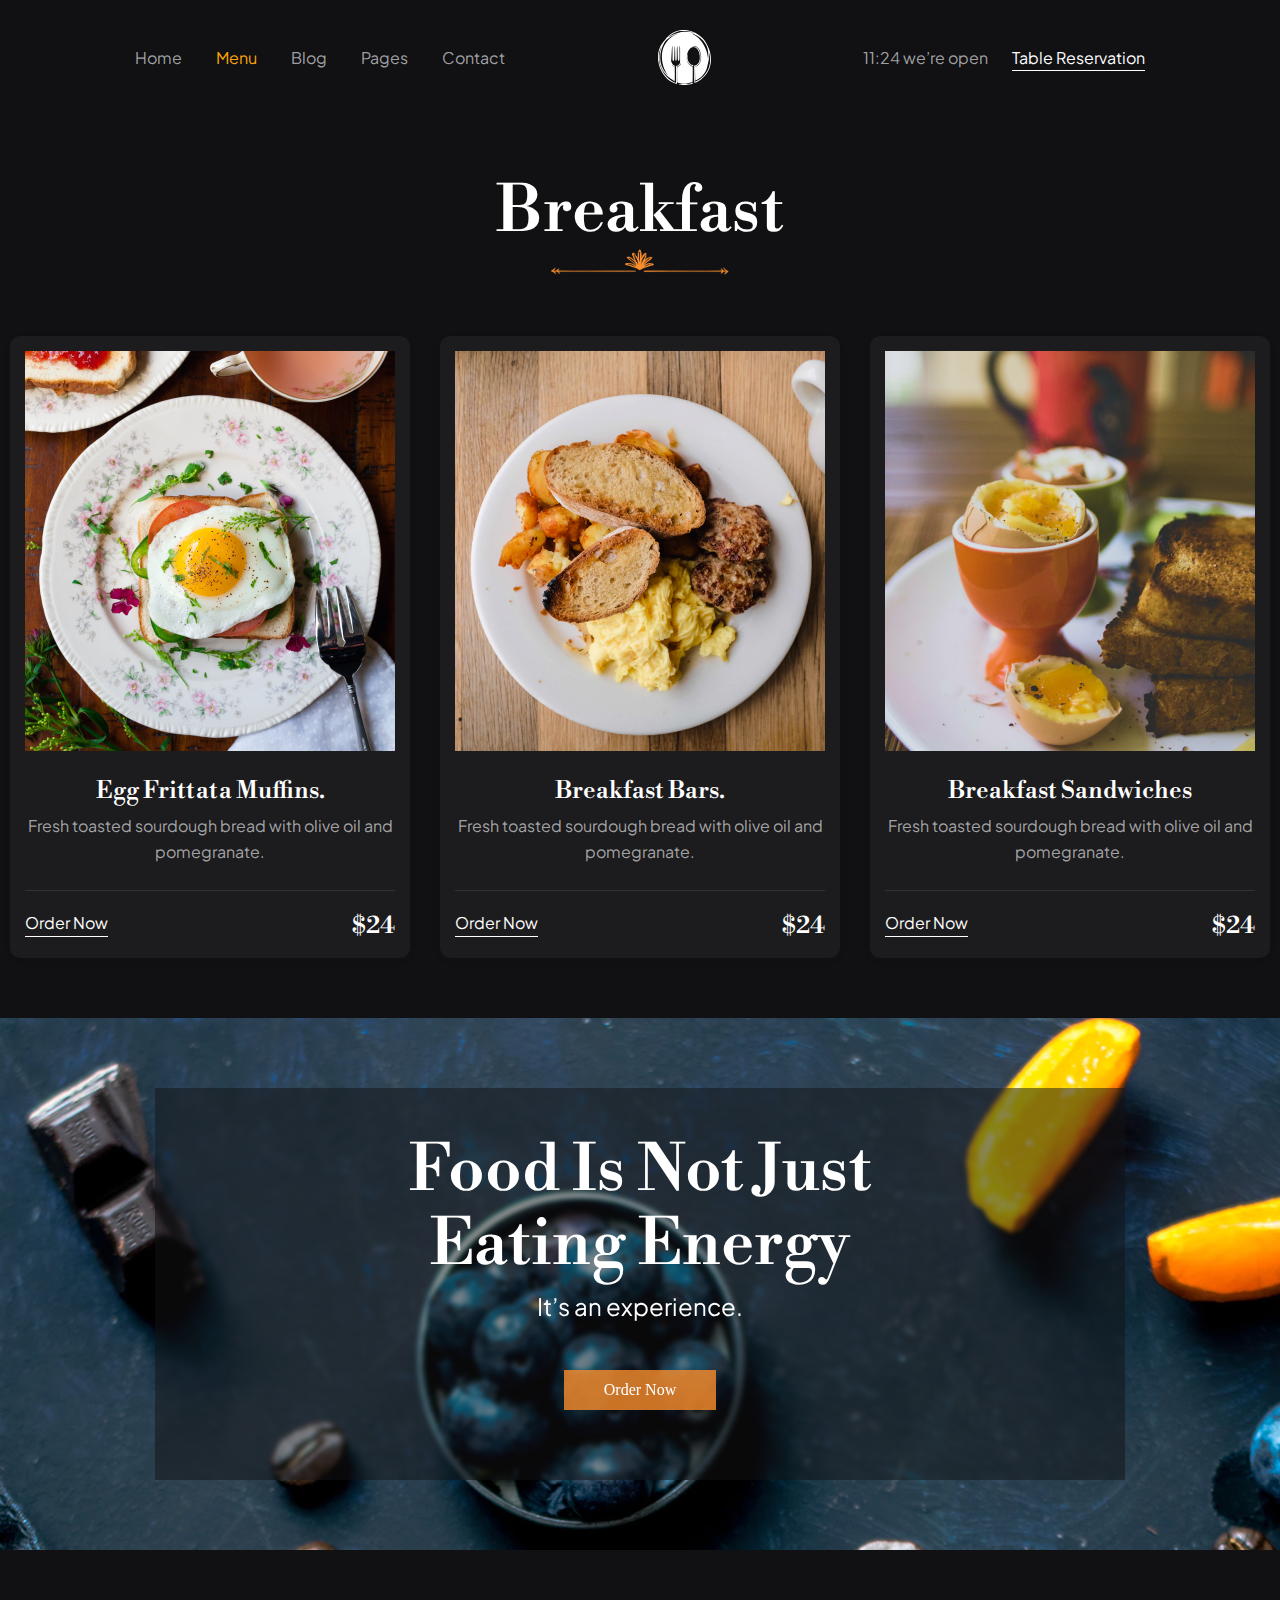
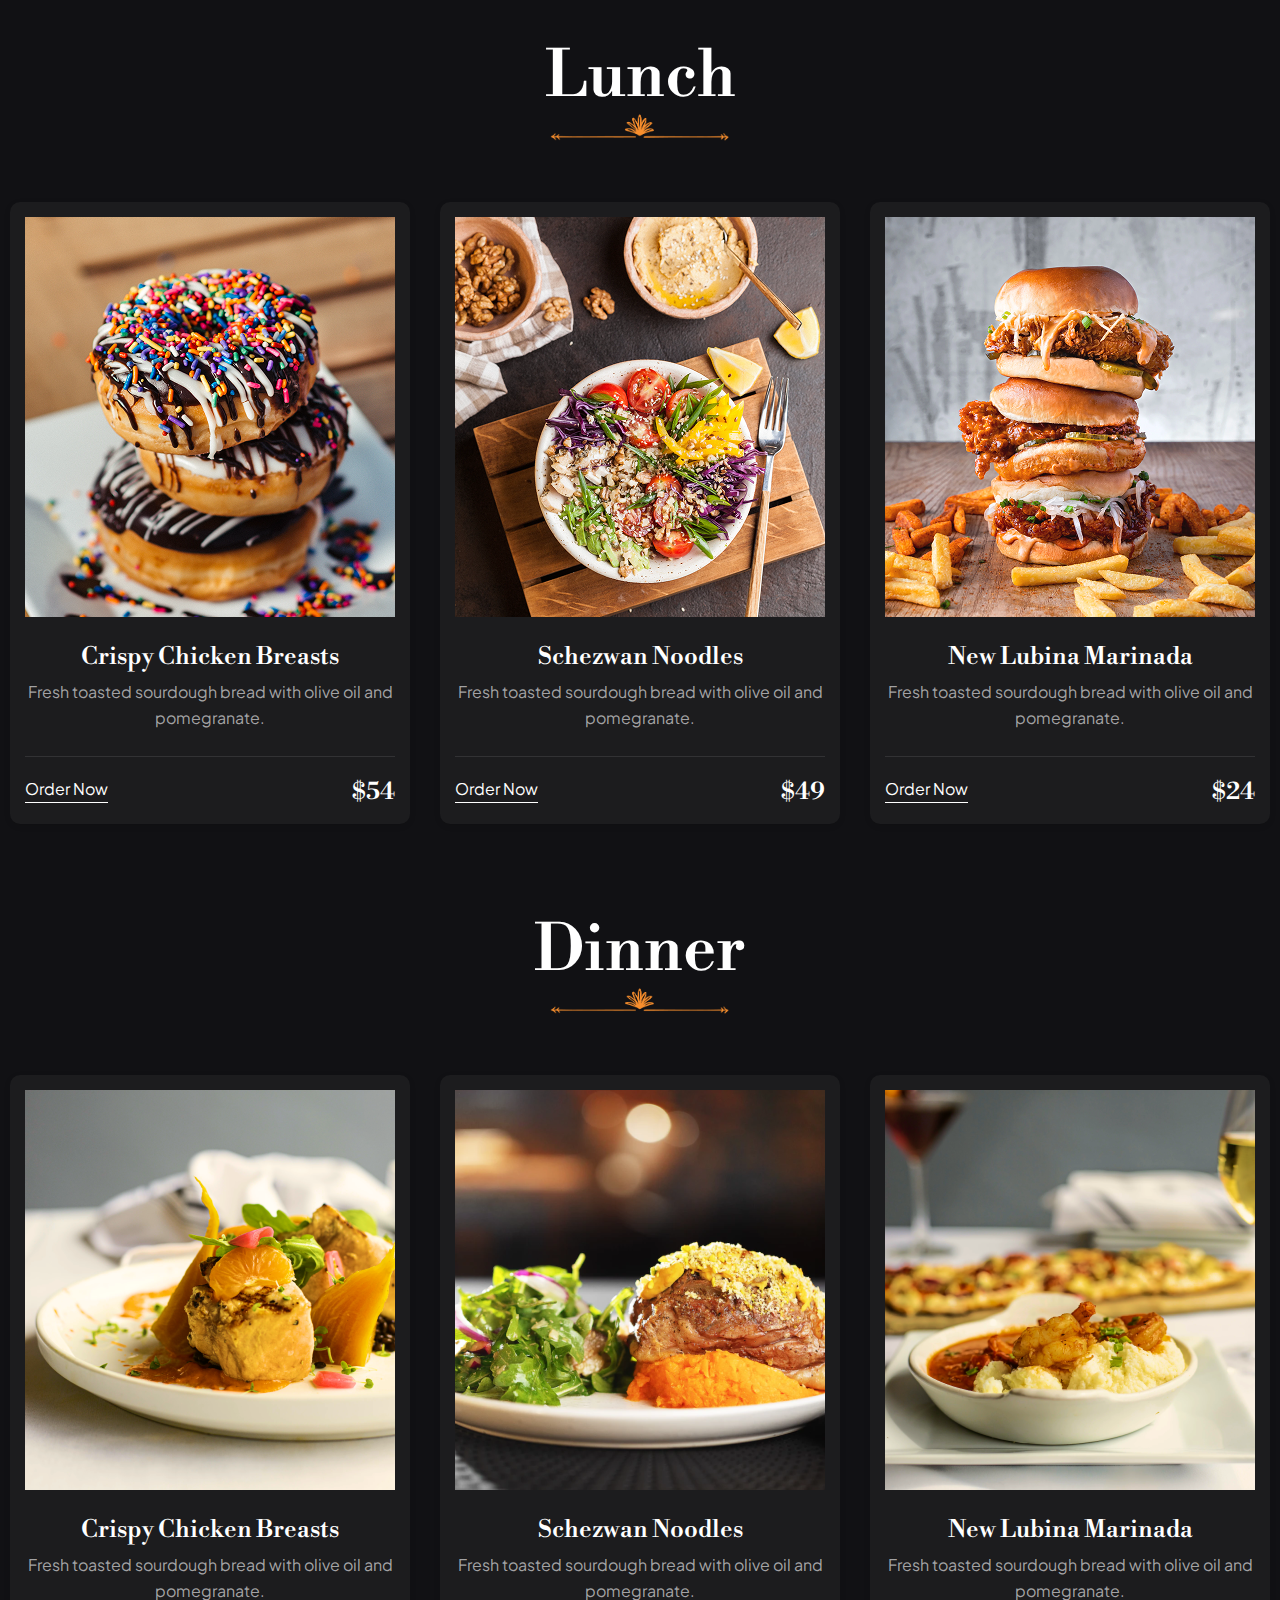
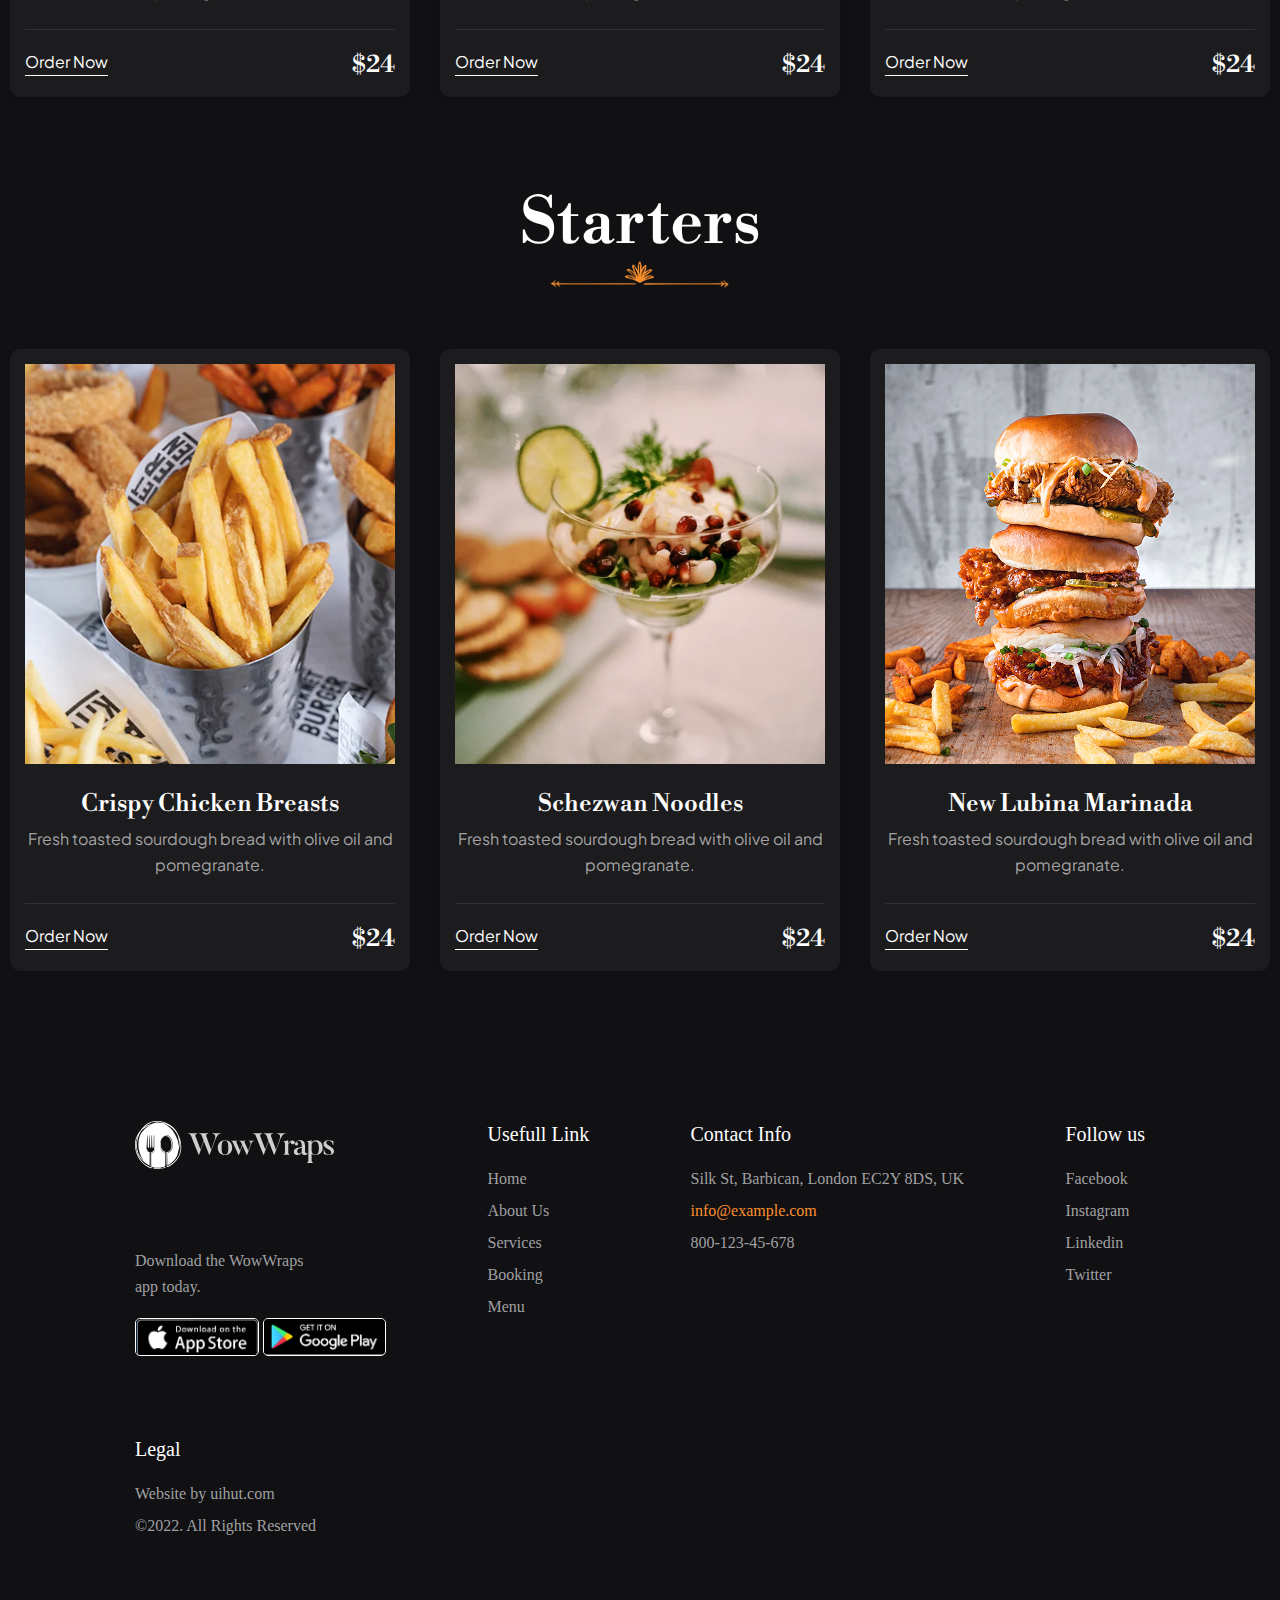
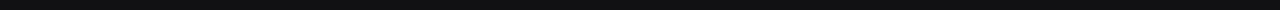
<file: html/menu_page.html>
<!DOCTYPE html>
<html lang="en">

<head>
    <meta charset="UTF-8">
    <meta name="viewport" content="width=device-width, initial-scale=1.0">
    <title>SuperVip Restaurant</title>
    <link rel="preconnect" href="https://fonts.googleapis.com">
    <link rel="preconnect" href="https://fonts.gstatic.com" crossorigin>
    <link rel="icon" type="image/x-icon" href="../assets/img/home_page/Vector.svg">
    <link
        href="https://fonts.googleapis.com/css2?family=Libre+Bodoni:ital,wght@0,400..700;1,400..700&family=Plus+Jakarta+Sans:ital,wght@0,200..800;1,200..800&family=Poppins:ital,wght@0,100;0,200;0,300;0,400;0,500;0,600;0,700;0,800;0,900;1,100;1,200;1,300;1,400;1,500;1,600;1,700;1,800;1,900&family=Roboto:ital,wght@0,100..900;1,100..900&display=swap"
        rel="stylesheet">
    <link
        href="https://fonts.googleapis.com/css2?family=Libre+Bodoni:ital,wght@0,400..700;1,400..700&family=Poppins:ital,wght@0,100;0,200;0,300;0,400;0,500;0,600;0,700;0,800;0,900;1,100;1,200;1,300;1,400;1,500;1,600;1,700;1,800;1,900&family=Roboto:ital,wght@0,100..900;1,100..900&display=swap"
        rel="stylesheet">
    <link rel="stylesheet" href="../assets/css/reset.css">
    <link rel="stylesheet" href="../assets/css/common_style.css">
    <link rel="stylesheet" href="../assets/css/menu_page.css">

</head>

<body>
    <header>
        <div class="menu">
            <div class="menu-iteams">
                <a href="./">Home</a>
                <a style="color: orange;" href="../html/menu_page.html">Menu</a>
                <a href="#">Blog</a>
                <a href="#">Pages</a>
                <a href="#">Contact</a>
            </div>
            <div class="menu-logo">
                <a href="./home_page.html"><img src="../assets/img/home_page/Vector.svg" alt="logo"></a>
            </div>
            <div class="menu-infor">
                <span>11:24 we’re open</span>
                <span>Table
                    Reservation</span>
            </div>
        </div>
        <div class="breakfast meal">
            <h2 class="H2">Breakfast</h2>
            <img class="more" src="../assets/img/menu_page/more.png">
            <div class="food-items">
                <div>
                    <img src="../assets/img/menu_page/breakfast1.png" alt="food">
                    <p class="food-name T">
                        Egg Frittata Muffins.
                    </p>
                    <p class="describtion P">Fresh toasted sourdough bread with olive oil and pomegranate.</p>
                    <!-- line -->
                    <div class="oder">
                        <a href="#">Order Now</a>
                        <p class="price">$24</p>
                    </div>
                </div>
                <div>
                    <img src="../assets/img/menu_page/breakfast2.png" alt="food">
                    <p class="food-name T">
                        Breakfast Bars.
                    </p>
                    <p class="describtion P">Fresh toasted sourdough bread with olive oil and pomegranate.</p>
                    <!-- line -->
                    <div class="oder">
                        <a href="#">Order Now</a>
                        <p class="price">$24</p>
                    </div>
                </div>
                <div>
                    <img src="../assets/img/menu_page/breakfast3.png" alt="food">
                    <p class="food-name T">
                        Breakfast Sandwiches
                    </p>
                    <p class="describtion P">Fresh toasted sourdough bread with olive oil and pomegranate.</p>
                    <!-- line -->
                    <div class="oder">
                        <a href="#">Order Now</a>
                        <p class="price">$24</p>
                    </div>
                </div>
            </div>
        </div>
    </header>
    <!-- 2 -->
    <div class="highlight-1">
        <!-- background for highlight-1 -->
        <div class="container">
            <h2 class="H2">Food is not just eating energy</h2>
            <p>It’s an experience.</p>
            <a href="#">Order Now</a>
        </div>
    </div>
    <!-- 3 -->
    <secion class="lunch meal">
        <h2 class="H2">Lunch</h2>
        <img class="more" src="../assets/img/menu_page/more.png">
        <div class="food-items">
            <div>
                <img src="../assets/img/menu_page/lunch1.png" alt="food">
                <p class="food-name T">
                    Crispy chicken breasts
                </p>
                <p class="describtion P">Fresh toasted sourdough bread with olive oil and pomegranate.</p>
                <!-- line -->
                <div class="oder">
                    <a href="#">Order Now</a>
                    <p class="price">$54</p>
                </div>
            </div>
            <div>
                <img src="../assets/img/menu_page/lunch2.png" alt="food">
                <p class="food-name T">
                    Schezwan Noodles
                </p>
                <p class="describtion P">Fresh toasted sourdough bread with olive oil and pomegranate.</p>
                <!-- line -->
                <div class="oder">
                    <a href="#">Order Now</a>
                    <p class="price">$49</p>
                </div>
            </div>
            <div>
                <img src="../assets/img/menu_page/lunch3.png" alt="food">
                <p class="food-name T">
                    New Lubina Marinada
                </p>
                <p class="describtion P">Fresh toasted sourdough bread with olive oil and pomegranate.</p>
                <!-- line -->
                <div class="oder">
                    <a href="#">Order Now</a>
                    <p class="price">$24</p>
                </div>
            </div>
        </div>
    </secion>
    <!-- 4 -->
    <section class="dinner meal">
        <h2 class="H2">Dinner</h2>
        <img class="more" src="../assets/img/menu_page/more.png">
        <div class="food-items">
            <div>
                <img src="../assets/img/menu_page/dinner1.png" alt="food">
                <p class="food-name T">
                    Crispy chicken breasts
                </p>
                <p class="describtion P">Fresh toasted sourdough bread with olive oil and pomegranate.</p>
                <!-- line -->
                <div class="oder">
                    <a href="#">Order Now</a>
                    <p class="price">$24</p>
                </div>
            </div>
            <div>
                <img src="../assets/img/menu_page/dinner2.png" alt="food">
                <p class="food-name T">
                    Schezwan Noodles
                </p>
                <p class="describtion P">Fresh toasted sourdough bread with olive oil and pomegranate.</p>
                <!-- line -->
                <div class="oder">
                    <a href="#">Order Now</a>
                    <p class="price">$24</p>
                </div>
            </div>
            <div>
                <img src="../assets/img/menu_page/dinner3.png" alt="food">
                <p class="food-name T">
                    New Lubina Marinada
                </p>
                <p class="describtion P">Fresh toasted sourdough bread with olive oil and pomegranate.</p>
                <!-- line -->
                <div class="oder">
                    <a href="#">Order Now</a>
                    <p class="price">$24</p>
                </div>
            </div>
        </div>
    </section>
    <!-- 5 -->
    <section class="starters meal">
        <h2 class="H2">Starters</h2>
        <img class="more" src="../assets/img/menu_page/more.png">
        <div class="food-items">
            <div>
                <img src="../assets/img/menu_page/starter1.png" alt="food">
                <p class="food-name T">
                    Crispy chicken breasts
                </p>
                <p class="describtion P">Fresh toasted sourdough bread with olive oil and pomegranate.</p>
                <!-- line -->
                <div class="oder">
                    <a href="#">Order Now</a>
                    <p class="price">$24</p>
                </div>
            </div>
            <div>
                <img src="../assets/img/menu_page/starter2.png" alt="food">
                <p class="food-name T">
                    Schezwan Noodles
                </p>
                <p class="describtion P">Fresh toasted sourdough bread with olive oil and pomegranate.</p>
                <!-- line -->
                <div class="oder">
                    <a href="#">Order Now</a>
                    <p class="price">$24</p>
                </div>
            </div>
            <div>
                <img src="../assets/img/menu_page/starter3.png" alt="food">
                <p class="food-name T">
                    New Lubina Marinada
                </p>
                <p class="describtion P">Fresh toasted sourdough bread with olive oil and pomegranate.</p>
                <!-- line -->
                <div class="oder">
                    <a href="#">Order Now</a>
                    <p class="price">$24</p>
                </div>
            </div>
        </div>
    </section>
    <footer>
        <div class="footer-container">
            <div class="footer-col">
                <div class="footer-logo">
                    <svg xmlns="http://www.w3.org/2000/svg" width="199" height="48" viewBox="0 0 199 48" fill="none">
                        <path fill-rule="evenodd" clip-rule="evenodd"
                            d="M19.4632 0.119256C15.427 0.707349 11.9498 2.45922 8.86572 5.45827C8.18772 6.11771 7.23894 7.16988 6.75749 7.79636C6.27604 8.42295 5.43943 9.47736 4.89822 10.1396C2.48991 13.0871 1.07824 15.9817 0.335351 19.4961C-0.0257667 21.2038 -0.110388 24.6207 0.155839 26.7376C1.2148 35.157 6.03409 42.3763 12.9434 45.8934C14.1066 46.4854 15.9555 47.194 16.3375 47.194C16.4607 47.194 16.5641 47.1276 16.5673 47.0463C16.5706 46.9652 16.568 43.5696 16.5618 39.5007L16.5506 32.1027L17.3235 31.7368C18.4188 31.2181 19.4768 30.127 19.8014 29.1815C20.0833 28.3599 20.1491 28.6683 19.8842 29.5708C19.5791 30.6106 18.2831 31.8118 17.0158 32.2294C16.9127 32.2633 16.7927 32.4685 16.7491 32.6852C16.6505 33.1775 16.7432 45.4115 16.8476 45.6714C16.8929 45.784 17.3369 45.9885 17.9392 46.1741C20.0762 46.8323 22.5791 46.9998 25.1619 46.6572C27.4456 46.3542 29.9079 45.6593 30.1348 45.2537C30.2336 45.077 30.2836 43.1751 30.3143 38.424C30.3567 31.84 30.3568 31.8391 30.1163 31.8391C29.9841 31.8391 29.5858 31.7292 29.2313 31.595C26.6717 30.6258 25.1098 28.0276 24.9167 24.4176L24.8556 23.2758L25.0156 24.516C25.2387 26.2448 25.3841 26.7825 25.9586 28.0003C26.7948 29.7732 28.2302 30.993 29.9341 31.3789C30.4829 31.5032 30.6036 31.4987 30.7521 31.3485C31.0372 31.0599 30.8279 30.8058 30.1792 30.6532C28.158 30.1777 26.6557 28.5003 26.0053 25.9924C25.8101 25.2402 25.7597 24.6917 25.7582 23.3039C25.7565 21.8991 25.723 21.5414 25.5858 21.4636C25.2215 21.2574 26.0837 18.7024 26.9699 17.3615C27.9 15.9541 28.9741 15.1747 30.2662 14.9697C33.7965 14.4095 36.7196 18.8349 36.4873 24.3883C36.4164 26.0829 36.225 26.9281 35.6351 28.1507C34.9273 29.6178 33.4748 30.8326 32.1358 31.0772C31.883 31.1234 31.6106 31.2139 31.5303 31.2784C31.3056 31.4587 31.3317 40.4189 31.5657 43.4734C31.6902 45.0985 31.7963 45.8865 31.9056 45.9984C32.2346 46.3353 35.5967 44.5539 37.7957 42.8774C43.6755 38.3951 46.6926 31.7628 46.2031 24.3957C45.9377 20.4003 45.1535 17.5959 43.1679 13.5406C41.5126 10.1603 40.5002 8.69934 38.3154 6.5382C35.0285 3.28697 30.3739 1.00606 25.4532 0.235363C23.8101 -0.0220093 20.8289 -0.0797676 19.4632 0.119256ZM25.0991 0.959641C26.6945 1.18489 28.6623 1.68829 30.187 2.26138C31.6426 2.80837 31.8758 3.01413 30.5112 2.54734C28.7159 1.93326 27.2414 1.6955 24.8317 1.6316C22.4415 1.56817 21.0596 1.68498 18.8064 2.14091C15.5283 2.80436 12.19 4.20201 9.44195 6.06172L9.15016 6.25921L9.38359 5.98329C9.84718 5.43548 11.91 3.84353 12.9694 3.2161C15.0933 1.95818 17.3635 1.15677 19.6545 0.85629C20.6276 0.728608 23.9027 0.790855 25.0991 0.959641ZM31.151 3.57482C35.3789 5.17149 39.1155 8.31429 41.6369 12.3943C43.4404 15.3127 44.221 19.4838 43.828 24.1026C43.7146 25.4364 43.5967 25.347 43.4857 23.8426C43.3832 22.4534 42.897 20.1458 42.3542 18.4731C40.1008 11.5287 35.5062 5.82431 30.2173 3.40462C29.1482 2.9155 29.6453 3.0061 31.151 3.57482ZM16.1531 3.7729C10.0605 6.31213 5.56595 11.5216 3.95341 17.9132C3.1797 20.9796 3.18297 25.3224 3.96169 28.9427C4.76376 32.6715 6.32075 36.2287 8.4606 39.2212C8.75613 39.6345 8.48441 39.4022 7.55501 38.4466C2.42841 33.1764 0.73113 25.9389 2.73478 17.8923C3.34602 15.4375 4.44933 12.7446 5.70717 10.6372C6.43921 9.41074 7.86734 8.0744 9.9297 6.68596C11.9256 5.34229 13.801 4.42123 16.3865 3.51482C17.1788 3.23713 17.0216 3.41088 16.1531 3.7729ZM32.3812 14.0678C34.4408 14.6072 36.2082 16.7114 37.0454 19.6215C38.4499 24.5033 37.3904 29.3721 34.5139 31.2535C34.1445 31.4951 33.4917 31.7889 33.0634 31.9063L32.2845 32.1196L32.3568 37.0877C32.4263 41.8623 32.5411 43.8053 32.7672 44.0341C33.0698 44.3403 36.6405 41.9685 38.292 40.3642C40.866 37.8641 42.2968 35.2304 43.0602 31.5878C43.2014 30.914 43.4925 29.6717 43.7069 28.8271C44.4526 25.8915 44.7523 23.4288 44.6698 20.9177C44.6429 20.1019 44.6561 19.5015 44.6992 19.5834C44.7423 19.6653 44.8878 20.317 45.0227 21.0316C45.7842 25.0678 45.6253 28.9319 44.5624 32.2287C42.9055 37.3678 38.8727 41.9293 33.6471 44.5744L32.4667 45.172L32.3975 44.4999C32.2013 42.5915 32.0761 38.7104 32.1076 35.517L32.1431 31.9308L32.8636 31.667C34.4762 31.0761 35.5318 30.0736 36.3427 28.3627C37.4174 26.095 37.5901 23.4161 36.8529 20.441C35.8454 16.3744 33.3735 13.9188 30.5305 14.16C29.6493 14.2348 29.5674 14.188 30.2825 14.0184C30.9832 13.8523 31.6149 13.8672 32.3812 14.0678ZM12.6684 20.3049C12.6832 25.6195 12.7065 26.3238 12.8754 26.5845C13.0616 26.8722 13.4496 26.9664 13.7137 26.7879C14.1076 26.5217 14.1456 26.1122 14.3167 20.2683C14.4109 17.0502 14.5344 14.3666 14.5911 14.3049C14.6561 14.2342 14.736 14.2351 14.8077 14.3077C14.8761 14.3769 14.9518 16.725 14.9981 20.2075C15.0815 26.4891 15.1096 26.7601 15.6776 26.7601C15.8664 26.7601 16.0441 26.6497 16.1714 26.4532C16.349 26.1787 16.3775 25.5339 16.4404 20.3407C16.4791 17.1477 16.552 14.4679 16.6025 14.3857C16.7529 14.141 16.8943 14.3309 16.9581 14.8628C16.991 15.1374 17.0469 16.6377 17.0825 18.1968C17.2649 26.1963 17.3014 26.6469 17.7821 26.8336C18.0928 26.9543 18.5 26.7784 18.6425 26.4621C18.7411 26.2429 18.7792 24.5019 18.7792 20.1992C18.7792 15.1054 18.8034 14.24 18.9464 14.24C19.0384 14.24 19.1565 14.3595 19.209 14.5057C19.2614 14.652 19.2912 17.8805 19.275 21.6804L19.2457 28.5893L18.9475 29.2061C18.7835 29.5452 18.4093 30.0365 18.116 30.2978C17.5889 30.7673 16.5003 31.3666 16.1746 31.3666C15.723 31.3666 15.7174 31.4696 15.7611 38.9832C15.789 43.7876 15.7638 46.2487 15.6865 46.2481C15.4233 46.2459 12.9358 45.0815 12.0397 44.541C8.28973 42.2795 5.38749 39.0183 3.31077 34.7329C1.53063 31.0595 0.763111 27.7417 0.755758 23.6892C0.749572 20.2681 1.1785 18.2624 2.60932 15.0226C3.01618 14.1013 3.10162 14.2356 2.73525 15.2206C1.54277 18.4268 0.898265 23.4288 1.26358 26.642C1.84809 31.7828 3.83518 35.8854 7.47459 39.4651C8.80492 40.7736 9.50416 41.3379 11.251 42.5123C11.893 42.9439 12.8836 43.6157 13.4524 44.0052C14.0213 44.3948 14.5334 44.7136 14.5904 44.7136C14.6495 44.7136 14.6941 42.0482 14.6941 38.5089C14.6941 32.7043 14.6809 32.2997 14.4899 32.2361C13.4706 31.8964 12.2589 30.9955 11.8946 30.3068C11.8166 30.1591 12.0356 30.324 12.3814 30.673C13.0739 31.372 14.1279 31.9572 14.6945 31.9572C15.0213 31.9572 15.056 31.9241 15.0228 31.6435C14.994 31.3978 14.8866 31.2952 14.5277 31.1701C13.2748 30.7332 12.3876 29.8069 12.1063 28.6421C11.9835 28.1336 11.8987 27.9928 11.6978 27.9638C11.4667 27.9305 11.4491 27.8731 11.4974 27.3142C11.5266 26.977 11.7086 23.9417 11.9018 20.5693C12.095 17.1967 12.2819 14.3901 12.3171 14.3325C12.3524 14.2747 12.4421 14.2481 12.5165 14.2732C12.6163 14.307 12.6561 15.8869 12.6684 20.3049ZM28.9334 46.3886C26.4487 47.0719 25.0572 47.2428 22.1639 47.22C20.7196 47.2085 19.3015 47.1847 19.0126 47.167C18.5257 47.1373 18.4874 47.1558 18.4874 47.4217C18.4874 47.8521 18.8829 47.9231 21.6387 47.9868C24.4507 48.0516 26.0874 47.8868 28.4485 47.3009C30.3586 46.8269 30.4507 46.7874 30.4507 46.4418C30.4507 46.2847 30.3851 46.1327 30.3048 46.1039C30.2246 46.0751 29.6074 46.2032 28.9334 46.3886Z"
                            fill="white" />
                        <path
                            d="M77.3207 12.2158V12.6752C82.0762 12.6752 79.7751 18.4015 79.3456 19.8713L76.1548 28.6292L71.4607 15.768C71.43 15.6455 70.3255 12.6752 73.0867 12.6752V12.2158H64.0666V12.6752C64.9563 12.6752 66.0302 12.767 66.9199 15.0943L68.6073 19.657L65.5086 28.5067L60.6611 15.768C60.5997 15.6455 59.5565 12.6752 62.2564 12.6752V12.2158H53.2363V12.6752C54.1567 12.6752 55.1999 12.767 56.1203 15.0943L63.6064 33.7737H64.0666L68.8528 20.3307L74.1605 33.7737H74.6208L79.8058 19.9938C82.475 13.4101 83.917 12.6752 85.7578 12.6752V12.2158H77.3207Z"
                            fill="white" fill-opacity="0.8" />
                        <path
                            d="M93.3089 26.7C93.3089 32.2426 92.2657 33.59 89.9647 33.59C87.6943 33.59 86.6205 32.2426 86.6205 26.7C86.6205 21.1574 87.6943 19.8101 89.9647 19.8101C92.2657 19.8101 93.3089 21.1574 93.3089 26.7ZM97.1747 26.7C97.1747 22.6579 94.6588 19.3508 89.9647 19.3508C85.3012 19.3508 82.7854 22.6579 82.7854 26.7C82.7854 30.7115 85.3012 34.0493 89.9647 34.0493C94.6588 34.0493 97.1747 30.7115 97.1747 26.7Z"
                            fill="white" fill-opacity="0.8" />
                        <path
                            d="M113.458 19.6263V20.0551C116.71 20.0551 115.176 24.189 115.176 24.189L113.243 29.5479L109.899 22.0149C109.899 22.0149 108.825 20.0551 110.789 20.0551V19.6263H104.193V20.0551C104.684 20.0857 105.42 20.1469 106.095 21.5249C106.095 21.5249 106.218 21.7699 107.169 23.8522L105.082 29.5479L101.707 21.9842C101.707 21.9842 100.726 20.0551 102.505 20.0551V19.6263H95.9395V20.0551C96.4304 20.0857 97.2281 20.1469 97.9031 21.5249C97.9031 21.5249 98.3019 22.2905 103.518 34.0493H103.947L107.414 24.4646L111.709 34.0493H112.108L115.667 24.3421C117.14 20.1775 118.52 20.0551 119.195 20.0551V19.6263H113.458Z"
                            fill="white" fill-opacity="0.8" />
                        <path
                            d="M142.118 12.2158V12.6752C146.874 12.6752 144.572 18.4015 144.143 19.8713L140.952 28.6292L136.258 15.768C136.227 15.6455 135.123 12.6752 137.884 12.6752V12.2158H128.864V12.6752C129.754 12.6752 130.828 12.767 131.717 15.0943L133.405 19.657L130.306 28.5067L125.458 15.768C125.397 15.6455 124.354 12.6752 127.054 12.6752V12.2158H118.034V12.6752C118.954 12.6752 119.997 12.767 120.918 15.0943L128.404 33.7737H128.864L133.65 20.3307L138.958 33.7737H139.418L144.603 19.9938C147.272 13.4101 148.714 12.6752 150.555 12.6752V12.2158H142.118Z"
                            fill="white" fill-opacity="0.8" />
                        <path
                            d="M157.115 19.4732C156.133 19.7182 154.63 20.3613 153.249 22.6579V19.3508L148.432 20.3919V20.8512C149.69 21.3106 149.966 21.7699 149.966 22.811V30.4665C149.966 32.0589 149.905 32.9469 148.739 33.3144V33.7737H154.507V33.3144C153.403 33.0082 153.249 32.1814 153.249 30.4665V23.4541C154.292 21.5249 155.949 21.0043 155.888 21.433C155.857 21.8924 156.041 22.3823 156.409 22.7804C157.238 23.546 158.465 23.5153 159.232 22.7498C159.999 21.9842 159.999 20.7287 159.232 19.9632C158.68 19.4426 157.728 19.3201 157.115 19.4732Z"
                            fill="white" fill-opacity="0.8" />
                        <path
                            d="M166.75 26.3938C166.75 26.3938 166.75 30.6809 166.75 30.7421C166.474 31.4771 165.738 32.4264 164.418 32.4264C162.485 32.4264 162.209 30.6503 162.209 30.2216C162.209 28.5067 163.467 27.1287 166.75 26.3938ZM172.365 31.7527C172.181 32.3957 171.506 32.3957 171.506 32.3957C170.064 32.3957 170.064 30.3747 170.064 30.3747V25.4752C170.064 21.8618 169.082 19.3508 165.4 19.3508C165.4 19.3508 163.835 19.2589 162.485 19.9632C160.829 20.8512 160.368 21.7086 160.092 22.1986C159.816 22.6886 159.847 23.3622 160.215 23.8828C160.706 24.5871 161.718 24.7402 162.424 24.2503C163.13 23.7297 163.314 22.7498 162.792 22.0455C162.516 21.678 162.179 21.4943 161.749 21.433C161.565 21.4024 161.718 20.8512 162.792 20.3C165.093 19.1976 166.75 20.8819 166.75 24.0359V25.8732C161.442 27.2206 158.865 27.7106 158.865 30.9259C158.865 34.0493 162.393 34.0493 162.393 34.0493C164.541 34.0493 166.351 32.9163 166.781 31.5077C167.057 34.0799 169.603 34.0493 169.603 34.0493C171.383 34.0493 172.61 32.8857 172.825 31.9364L172.365 31.7527Z"
                            fill="white" fill-opacity="0.8" />
                        <path
                            d="M183.925 27.19C183.925 31.967 182.422 33.59 180.274 33.59C178.526 33.59 176.838 32.4264 176.623 29.4866V23.8216C176.808 21.8618 178.004 20.3919 179.937 20.3919C182.514 20.3919 183.925 22.2905 183.925 27.19ZM187.699 26.8225C187.699 22.2905 184.999 19.3508 181.226 19.3508C179.722 19.3508 177.575 20.0551 176.623 21.7699V19.3508L171.837 20.3919V20.8512C173.095 21.1881 173.371 21.4637 173.371 22.5354V38.7957C173.371 40.3575 173.31 41.0924 172.144 41.4292V41.8886H177.881V41.4292C176.777 41.1536 176.623 40.4799 176.623 38.7957V33.0082C177.575 33.6512 178.863 34.0493 180.336 34.0493C184.539 34.0493 187.699 31.6608 187.699 26.8225Z"
                            fill="white" fill-opacity="0.8" />
                        <path
                            d="M198.256 32.457C199.76 30.3134 198.87 27.7412 196.109 26.0264L193.01 24.0972C190.341 22.413 190.893 19.8101 193.348 19.8101C196.692 19.8101 197.612 22.4436 197.919 23.8828H198.379V20.3C198.379 20.3 196.876 19.3508 193.348 19.3508C190.249 19.3508 189.206 21.0043 189.206 21.0043C187.733 23.1479 188.469 25.2914 191.445 27.19L194.544 29.0579C196.876 30.589 196.876 33.59 194.176 33.59C190.372 33.59 189.512 30.3441 189.175 28.7211H188.715V32.7326C188.715 32.7326 190.464 34.0493 194.176 34.0493C197.152 34.0493 198.256 32.457 198.256 32.457Z"
                            fill="white" fill-opacity="0.8" />
                    </svg>
                </div>
                <p>Download the WowWraps <br>app today.</p>
                <div class="logo">
                    <img src="../assets/img/product_details/appstore.png" alt="logo">
                    <img src="../assets/img/product_details/gg_play.png" alt="logo">
                </div>
            </div>

            <!-- Userfull Link -->
            <div class="usefull-link">
                <p class="title">
                    Usefull Link
                </p>
                <ul>
                    <li><a href="#">Home</a></li>
                    <li><a href="#">About Us</a></li>
                    <li><a href="#">Services</a></li>
                    <li><a href="#">Booking</a></li>
                    <li><a href="#">Menu</a></li>
                </ul>
            </div>

            <!-- Contact info -->
            <div class="contact-info">
                <p class="title">
                    Contact Info
                </p>
                <ul>
                    <li><a href="#">Silk St, Barbican, London EC2Y 8DS, UK</a></li>
                    <li><a href="#">info@example.com</a></li>
                    <li><a href="#">800-123-45-678</a></li>
                </ul>
            </div>

            <!-- Follow us -->
            <div class="follow-us">
                <p class="title">
                    Follow us
                </p>
                <ul>
                    <li><a href="#">Facebook</a></li>
                    <li><a href="#">Instagram</a></li>
                    <li><a href="#">Linkedin</a></li>
                    <li><a href="#">Twitter</a></li>
                </ul>
            </div>

            <!-- legal -->
            <div class="legal">
                <p class="title">
                    Legal
                </p>
                <ul>
                    <li><a href="#">Website by uihut.com</a></li>
                    <li><a href="#">©2022. All Rights Reserved</a></li>
                </ul>
            </div>
        </div>
    </footer>
</body>

</html>
</file>
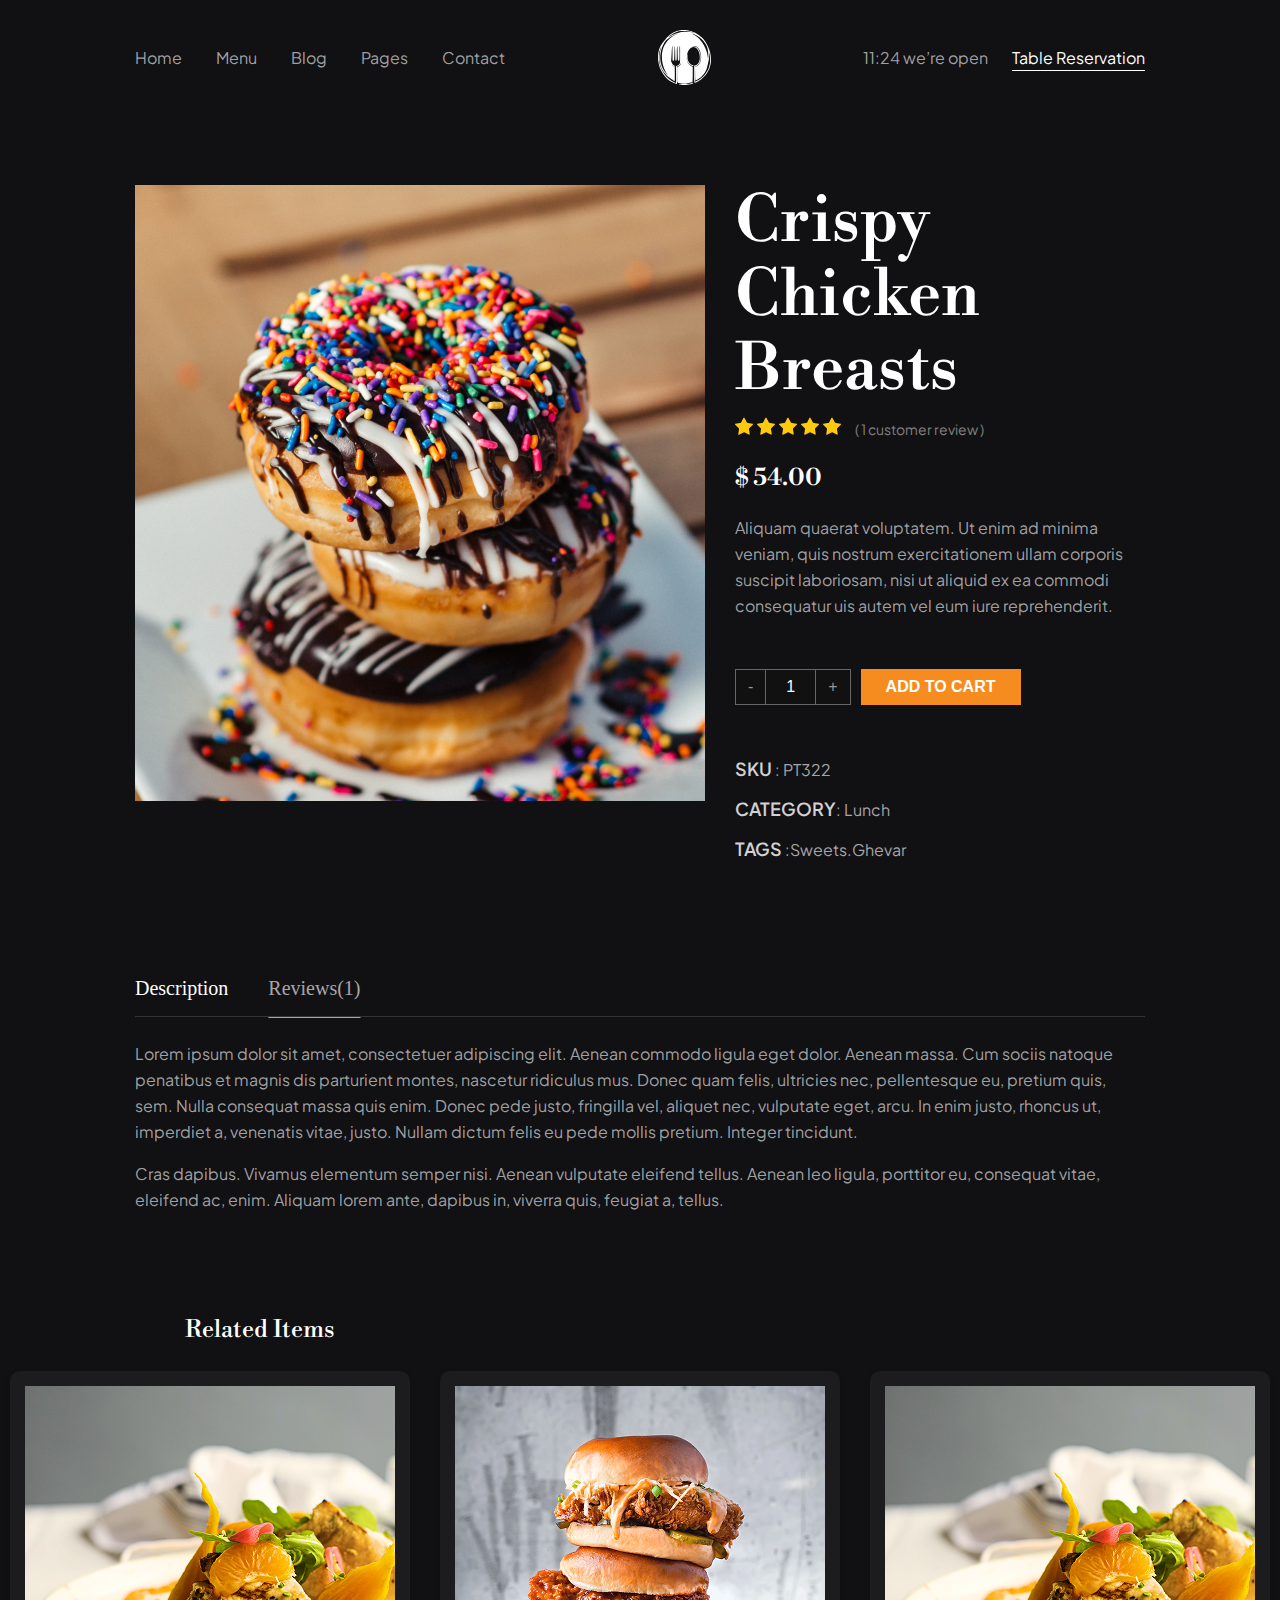
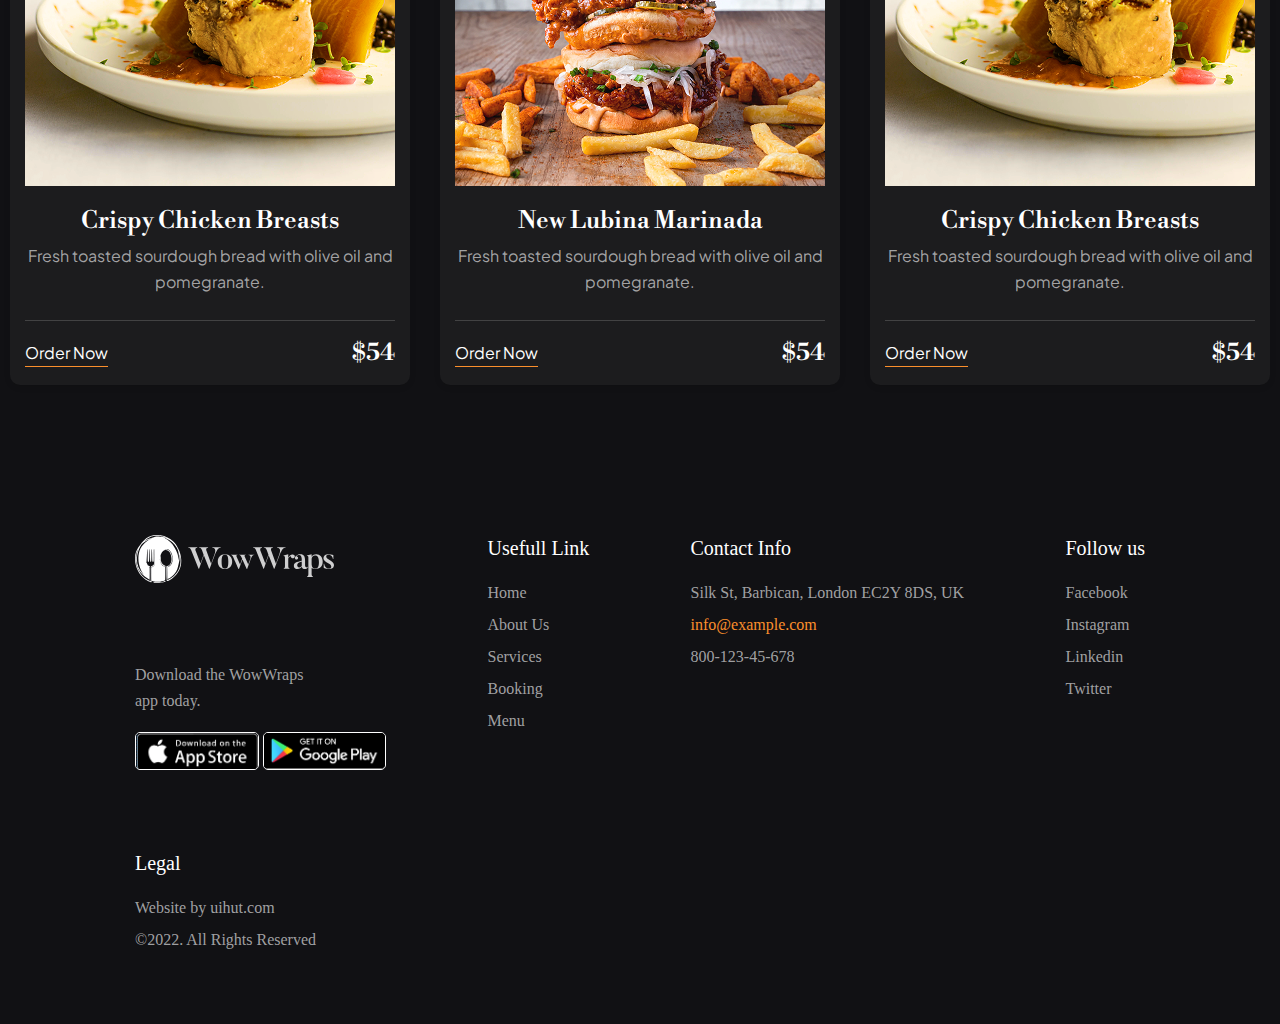
<file: html/product_details_page.html>
<!DOCTYPE html>
<html lang="en">

<head>
    <meta charset="UTF-8">
    <meta name="viewport" content="width=device-width, initial-scale=1.0">
    <title>SuperVip Restaurant</title>
    <link rel="preconnect" href="https://fonts.googleapis.com">
    <link rel="preconnect" href="https://fonts.gstatic.com" crossorigin>
    <link rel="icon" type="image/x-icon" href="../assets/img/home_page/Vector.svg">
    <link
        href="https://fonts.googleapis.com/css2?family=Libre+Bodoni:ital,wght@0,400..700;1,400..700&family=Plus+Jakarta+Sans:ital,wght@0,200..800;1,200..800&family=Poppins:ital,wght@0,100;0,200;0,300;0,400;0,500;0,600;0,700;0,800;0,900;1,100;1,200;1,300;1,400;1,500;1,600;1,700;1,800;1,900&family=Roboto:ital,wght@0,100..900;1,100..900&display=swap"
        rel="stylesheet">
    <link
        href="https://fonts.googleapis.com/css2?family=Libre+Bodoni:ital,wght@0,400..700;1,400..700&family=Poppins:ital,wght@0,100;0,200;0,300;0,400;0,500;0,600;0,700;0,800;0,900;1,100;1,200;1,300;1,400;1,500;1,600;1,700;1,800;1,900&family=Roboto:ital,wght@0,100..900;1,100..900&display=swap"
        rel="stylesheet">
    <link rel="stylesheet" href="../assets/css/product_details.css">
    <link rel="stylesheet" href="../assets/css/reset.css">
    <link rel="stylesheet" href="../assets/css/common_style.css">
</head>

<body>
    <header>
        <div class="menu">
            <div class="menu-iteams">
                <a href="#">Home</a>
                <a href="#">Menu</a>
                <a href="#">Blog</a>
                <a href="#">Pages</a>
                <a href="#">Contact</a>
            </div>
            <div class="menu-logo">
                <a href="./home_page.html"><img src="../assets/img/home_page/Vector.svg" alt="logo"></a>
            </div>
            <div class="menu-infor">
                <span>11:24 we’re open</span>
                <span>Table
                    Reservation</span>
            </div>
        </div>
    </header>

    <!-- food information -->
    <section class="food-infor">
        <div class="img">
            <img src="../assets/img/product_details/food0.png" alt="food">
        </div>
        <div class="infor">
            <h2 class="H2">Crispy chicken breasts</h2>
            <div class="rating">
                <span class="star">
                    <img src="../assets/img/product_details/star.png" alt="star">
                    <img src="../assets/img/product_details/star.png" alt="star">
                    <img src="../assets/img/product_details/star.png" alt="star">
                    <img src="../assets/img/product_details/star.png" alt="star">
                    <img src="../assets/img/product_details/star.png" alt="star">
                </span>
                <span class="customer-count">
                    ( 1 customer review )
                </span>
            </div>
            <p class="price">
                $ 54.00
            </p>
            <p class="description P" style="max-width: 570px;">
                Aliquam quaerat voluptatem. Ut enim ad minima veniam, quis nostrum exercitationem ullam corporis
                suscipit laboriosam, nisi ut aliquid ex ea commodi consequatur uis autem vel eum iure reprehenderit.
            </p>
            <div class="add-to-cart">
                <div class="quantity">
                    <button class="minus">-</button>
                    <span class="number">1</span>
                    <button class="plus">+</button>
                </div>
                <a href="./cart_page.html" class="add-to-cart-btn">ADD TO CART</a>
            </div>
            <p class="sku">
                <!-- Có thể thay bằng in đậm cho span -->
                <span>SKU</span> : PT322
            </p>
            <p class="category">
                <span>CATEGORY</span>: Lunch
            </p>
            <p class="tag">
                <span>TAGS</span> :Sweets.Ghevar
            </p>
        </div>
    </section>
    <!-- food describtion -->
    <section class="food-describtion">
        <div class="title">
            <span>Description</span>
            <span>Reviews(1)</span>
        </div>
        <p class="P">
            Lorem ipsum dolor sit amet, consectetuer adipiscing elit. Aenean commodo ligula eget dolor. Aenean massa.
            Cum sociis natoque penatibus et magnis dis parturient montes, nascetur ridiculus mus. Donec quam felis,
            ultricies nec, pellentesque eu, pretium quis, sem. Nulla consequat massa quis enim. Donec pede justo,
            fringilla vel, aliquet nec, vulputate eget, arcu. In enim justo, rhoncus ut, imperdiet a, venenatis vitae,
            justo. Nullam dictum felis eu pede mollis pretium. Integer tincidunt.
        </p>
        <br>
        <p class="P">
            Cras dapibus. Vivamus elementum semper nisi. Aenean vulputate eleifend tellus. Aenean leo ligula, porttitor
            eu, consequat vitae, eleifend ac, enim. Aliquam lorem ante, dapibus in, viverra quis, feugiat a, tellus.
        </p>
    </section>
    <!-- related items -->
    <section class="related-items">
        <p class="title">Related Items</p>
        <div class="food-list">
            <div>
                <img src="../assets/img/product_details/food1.png" alt="food">
                <p class="title-name T">
                    Crispy chicken breasts
                </p>
                <p class="describtion P">
                    Fresh toasted sourdough bread with olive oil and pomegranate.
                </p>
                <div class="order">
                    <a href="#">Order Now</a>
                    <p>$54</p>
                </div>
            </div>
            <div>
                <img src="../assets/img/product_details/food2.png" alt="food">
                <p class="title-name T">
                    New Lubina Marinada
                </p>
                <p class="describtion P">
                    Fresh toasted sourdough bread with olive oil and pomegranate.
                </p>
                <div class="order">
                    <a href="#">Order Now</a>
                    <p>$54</p>
                </div>
            </div>
            <div>
                <img src="../assets/img/product_details/food3.png" alt="food">
                <p class="title-name T">
                    Crispy chicken breasts
                </p>
                <p class="describtion P">
                    Fresh toasted sourdough bread with olive oil and pomegranate.
                </p>
                <div class="order">
                    <a href="#">Order Now</a>
                    <p>$54</p>
                </div>
            </div>
        </div>
    </section>
    <!-- footer -->
    <footer>
        <div class="footer-container">
            <div class="footer-col">
                <div class="footer-logo">
                    <svg xmlns="http://www.w3.org/2000/svg" width="199" height="48" viewBox="0 0 199 48" fill="none">
                        <path fill-rule="evenodd" clip-rule="evenodd"
                            d="M19.4632 0.119256C15.427 0.707349 11.9498 2.45922 8.86572 5.45827C8.18772 6.11771 7.23894 7.16988 6.75749 7.79636C6.27604 8.42295 5.43943 9.47736 4.89822 10.1396C2.48991 13.0871 1.07824 15.9817 0.335351 19.4961C-0.0257667 21.2038 -0.110388 24.6207 0.155839 26.7376C1.2148 35.157 6.03409 42.3763 12.9434 45.8934C14.1066 46.4854 15.9555 47.194 16.3375 47.194C16.4607 47.194 16.5641 47.1276 16.5673 47.0463C16.5706 46.9652 16.568 43.5696 16.5618 39.5007L16.5506 32.1027L17.3235 31.7368C18.4188 31.2181 19.4768 30.127 19.8014 29.1815C20.0833 28.3599 20.1491 28.6683 19.8842 29.5708C19.5791 30.6106 18.2831 31.8118 17.0158 32.2294C16.9127 32.2633 16.7927 32.4685 16.7491 32.6852C16.6505 33.1775 16.7432 45.4115 16.8476 45.6714C16.8929 45.784 17.3369 45.9885 17.9392 46.1741C20.0762 46.8323 22.5791 46.9998 25.1619 46.6572C27.4456 46.3542 29.9079 45.6593 30.1348 45.2537C30.2336 45.077 30.2836 43.1751 30.3143 38.424C30.3567 31.84 30.3568 31.8391 30.1163 31.8391C29.9841 31.8391 29.5858 31.7292 29.2313 31.595C26.6717 30.6258 25.1098 28.0276 24.9167 24.4176L24.8556 23.2758L25.0156 24.516C25.2387 26.2448 25.3841 26.7825 25.9586 28.0003C26.7948 29.7732 28.2302 30.993 29.9341 31.3789C30.4829 31.5032 30.6036 31.4987 30.7521 31.3485C31.0372 31.0599 30.8279 30.8058 30.1792 30.6532C28.158 30.1777 26.6557 28.5003 26.0053 25.9924C25.8101 25.2402 25.7597 24.6917 25.7582 23.3039C25.7565 21.8991 25.723 21.5414 25.5858 21.4636C25.2215 21.2574 26.0837 18.7024 26.9699 17.3615C27.9 15.9541 28.9741 15.1747 30.2662 14.9697C33.7965 14.4095 36.7196 18.8349 36.4873 24.3883C36.4164 26.0829 36.225 26.9281 35.6351 28.1507C34.9273 29.6178 33.4748 30.8326 32.1358 31.0772C31.883 31.1234 31.6106 31.2139 31.5303 31.2784C31.3056 31.4587 31.3317 40.4189 31.5657 43.4734C31.6902 45.0985 31.7963 45.8865 31.9056 45.9984C32.2346 46.3353 35.5967 44.5539 37.7957 42.8774C43.6755 38.3951 46.6926 31.7628 46.2031 24.3957C45.9377 20.4003 45.1535 17.5959 43.1679 13.5406C41.5126 10.1603 40.5002 8.69934 38.3154 6.5382C35.0285 3.28697 30.3739 1.00606 25.4532 0.235363C23.8101 -0.0220093 20.8289 -0.0797676 19.4632 0.119256ZM25.0991 0.959641C26.6945 1.18489 28.6623 1.68829 30.187 2.26138C31.6426 2.80837 31.8758 3.01413 30.5112 2.54734C28.7159 1.93326 27.2414 1.6955 24.8317 1.6316C22.4415 1.56817 21.0596 1.68498 18.8064 2.14091C15.5283 2.80436 12.19 4.20201 9.44195 6.06172L9.15016 6.25921L9.38359 5.98329C9.84718 5.43548 11.91 3.84353 12.9694 3.2161C15.0933 1.95818 17.3635 1.15677 19.6545 0.85629C20.6276 0.728608 23.9027 0.790855 25.0991 0.959641ZM31.151 3.57482C35.3789 5.17149 39.1155 8.31429 41.6369 12.3943C43.4404 15.3127 44.221 19.4838 43.828 24.1026C43.7146 25.4364 43.5967 25.347 43.4857 23.8426C43.3832 22.4534 42.897 20.1458 42.3542 18.4731C40.1008 11.5287 35.5062 5.82431 30.2173 3.40462C29.1482 2.9155 29.6453 3.0061 31.151 3.57482ZM16.1531 3.7729C10.0605 6.31213 5.56595 11.5216 3.95341 17.9132C3.1797 20.9796 3.18297 25.3224 3.96169 28.9427C4.76376 32.6715 6.32075 36.2287 8.4606 39.2212C8.75613 39.6345 8.48441 39.4022 7.55501 38.4466C2.42841 33.1764 0.73113 25.9389 2.73478 17.8923C3.34602 15.4375 4.44933 12.7446 5.70717 10.6372C6.43921 9.41074 7.86734 8.0744 9.9297 6.68596C11.9256 5.34229 13.801 4.42123 16.3865 3.51482C17.1788 3.23713 17.0216 3.41088 16.1531 3.7729ZM32.3812 14.0678C34.4408 14.6072 36.2082 16.7114 37.0454 19.6215C38.4499 24.5033 37.3904 29.3721 34.5139 31.2535C34.1445 31.4951 33.4917 31.7889 33.0634 31.9063L32.2845 32.1196L32.3568 37.0877C32.4263 41.8623 32.5411 43.8053 32.7672 44.0341C33.0698 44.3403 36.6405 41.9685 38.292 40.3642C40.866 37.8641 42.2968 35.2304 43.0602 31.5878C43.2014 30.914 43.4925 29.6717 43.7069 28.8271C44.4526 25.8915 44.7523 23.4288 44.6698 20.9177C44.6429 20.1019 44.6561 19.5015 44.6992 19.5834C44.7423 19.6653 44.8878 20.317 45.0227 21.0316C45.7842 25.0678 45.6253 28.9319 44.5624 32.2287C42.9055 37.3678 38.8727 41.9293 33.6471 44.5744L32.4667 45.172L32.3975 44.4999C32.2013 42.5915 32.0761 38.7104 32.1076 35.517L32.1431 31.9308L32.8636 31.667C34.4762 31.0761 35.5318 30.0736 36.3427 28.3627C37.4174 26.095 37.5901 23.4161 36.8529 20.441C35.8454 16.3744 33.3735 13.9188 30.5305 14.16C29.6493 14.2348 29.5674 14.188 30.2825 14.0184C30.9832 13.8523 31.6149 13.8672 32.3812 14.0678ZM12.6684 20.3049C12.6832 25.6195 12.7065 26.3238 12.8754 26.5845C13.0616 26.8722 13.4496 26.9664 13.7137 26.7879C14.1076 26.5217 14.1456 26.1122 14.3167 20.2683C14.4109 17.0502 14.5344 14.3666 14.5911 14.3049C14.6561 14.2342 14.736 14.2351 14.8077 14.3077C14.8761 14.3769 14.9518 16.725 14.9981 20.2075C15.0815 26.4891 15.1096 26.7601 15.6776 26.7601C15.8664 26.7601 16.0441 26.6497 16.1714 26.4532C16.349 26.1787 16.3775 25.5339 16.4404 20.3407C16.4791 17.1477 16.552 14.4679 16.6025 14.3857C16.7529 14.141 16.8943 14.3309 16.9581 14.8628C16.991 15.1374 17.0469 16.6377 17.0825 18.1968C17.2649 26.1963 17.3014 26.6469 17.7821 26.8336C18.0928 26.9543 18.5 26.7784 18.6425 26.4621C18.7411 26.2429 18.7792 24.5019 18.7792 20.1992C18.7792 15.1054 18.8034 14.24 18.9464 14.24C19.0384 14.24 19.1565 14.3595 19.209 14.5057C19.2614 14.652 19.2912 17.8805 19.275 21.6804L19.2457 28.5893L18.9475 29.2061C18.7835 29.5452 18.4093 30.0365 18.116 30.2978C17.5889 30.7673 16.5003 31.3666 16.1746 31.3666C15.723 31.3666 15.7174 31.4696 15.7611 38.9832C15.789 43.7876 15.7638 46.2487 15.6865 46.2481C15.4233 46.2459 12.9358 45.0815 12.0397 44.541C8.28973 42.2795 5.38749 39.0183 3.31077 34.7329C1.53063 31.0595 0.763111 27.7417 0.755758 23.6892C0.749572 20.2681 1.1785 18.2624 2.60932 15.0226C3.01618 14.1013 3.10162 14.2356 2.73525 15.2206C1.54277 18.4268 0.898265 23.4288 1.26358 26.642C1.84809 31.7828 3.83518 35.8854 7.47459 39.4651C8.80492 40.7736 9.50416 41.3379 11.251 42.5123C11.893 42.9439 12.8836 43.6157 13.4524 44.0052C14.0213 44.3948 14.5334 44.7136 14.5904 44.7136C14.6495 44.7136 14.6941 42.0482 14.6941 38.5089C14.6941 32.7043 14.6809 32.2997 14.4899 32.2361C13.4706 31.8964 12.2589 30.9955 11.8946 30.3068C11.8166 30.1591 12.0356 30.324 12.3814 30.673C13.0739 31.372 14.1279 31.9572 14.6945 31.9572C15.0213 31.9572 15.056 31.9241 15.0228 31.6435C14.994 31.3978 14.8866 31.2952 14.5277 31.1701C13.2748 30.7332 12.3876 29.8069 12.1063 28.6421C11.9835 28.1336 11.8987 27.9928 11.6978 27.9638C11.4667 27.9305 11.4491 27.8731 11.4974 27.3142C11.5266 26.977 11.7086 23.9417 11.9018 20.5693C12.095 17.1967 12.2819 14.3901 12.3171 14.3325C12.3524 14.2747 12.4421 14.2481 12.5165 14.2732C12.6163 14.307 12.6561 15.8869 12.6684 20.3049ZM28.9334 46.3886C26.4487 47.0719 25.0572 47.2428 22.1639 47.22C20.7196 47.2085 19.3015 47.1847 19.0126 47.167C18.5257 47.1373 18.4874 47.1558 18.4874 47.4217C18.4874 47.8521 18.8829 47.9231 21.6387 47.9868C24.4507 48.0516 26.0874 47.8868 28.4485 47.3009C30.3586 46.8269 30.4507 46.7874 30.4507 46.4418C30.4507 46.2847 30.3851 46.1327 30.3048 46.1039C30.2246 46.0751 29.6074 46.2032 28.9334 46.3886Z"
                            fill="white" />
                        <path
                            d="M77.3207 12.2158V12.6752C82.0762 12.6752 79.7751 18.4015 79.3456 19.8713L76.1548 28.6292L71.4607 15.768C71.43 15.6455 70.3255 12.6752 73.0867 12.6752V12.2158H64.0666V12.6752C64.9563 12.6752 66.0302 12.767 66.9199 15.0943L68.6073 19.657L65.5086 28.5067L60.6611 15.768C60.5997 15.6455 59.5565 12.6752 62.2564 12.6752V12.2158H53.2363V12.6752C54.1567 12.6752 55.1999 12.767 56.1203 15.0943L63.6064 33.7737H64.0666L68.8528 20.3307L74.1605 33.7737H74.6208L79.8058 19.9938C82.475 13.4101 83.917 12.6752 85.7578 12.6752V12.2158H77.3207Z"
                            fill="white" fill-opacity="0.8" />
                        <path
                            d="M93.3089 26.7C93.3089 32.2426 92.2657 33.59 89.9647 33.59C87.6943 33.59 86.6205 32.2426 86.6205 26.7C86.6205 21.1574 87.6943 19.8101 89.9647 19.8101C92.2657 19.8101 93.3089 21.1574 93.3089 26.7ZM97.1747 26.7C97.1747 22.6579 94.6588 19.3508 89.9647 19.3508C85.3012 19.3508 82.7854 22.6579 82.7854 26.7C82.7854 30.7115 85.3012 34.0493 89.9647 34.0493C94.6588 34.0493 97.1747 30.7115 97.1747 26.7Z"
                            fill="white" fill-opacity="0.8" />
                        <path
                            d="M113.458 19.6263V20.0551C116.71 20.0551 115.176 24.189 115.176 24.189L113.243 29.5479L109.899 22.0149C109.899 22.0149 108.825 20.0551 110.789 20.0551V19.6263H104.193V20.0551C104.684 20.0857 105.42 20.1469 106.095 21.5249C106.095 21.5249 106.218 21.7699 107.169 23.8522L105.082 29.5479L101.707 21.9842C101.707 21.9842 100.726 20.0551 102.505 20.0551V19.6263H95.9395V20.0551C96.4304 20.0857 97.2281 20.1469 97.9031 21.5249C97.9031 21.5249 98.3019 22.2905 103.518 34.0493H103.947L107.414 24.4646L111.709 34.0493H112.108L115.667 24.3421C117.14 20.1775 118.52 20.0551 119.195 20.0551V19.6263H113.458Z"
                            fill="white" fill-opacity="0.8" />
                        <path
                            d="M142.118 12.2158V12.6752C146.874 12.6752 144.572 18.4015 144.143 19.8713L140.952 28.6292L136.258 15.768C136.227 15.6455 135.123 12.6752 137.884 12.6752V12.2158H128.864V12.6752C129.754 12.6752 130.828 12.767 131.717 15.0943L133.405 19.657L130.306 28.5067L125.458 15.768C125.397 15.6455 124.354 12.6752 127.054 12.6752V12.2158H118.034V12.6752C118.954 12.6752 119.997 12.767 120.918 15.0943L128.404 33.7737H128.864L133.65 20.3307L138.958 33.7737H139.418L144.603 19.9938C147.272 13.4101 148.714 12.6752 150.555 12.6752V12.2158H142.118Z"
                            fill="white" fill-opacity="0.8" />
                        <path
                            d="M157.115 19.4732C156.133 19.7182 154.63 20.3613 153.249 22.6579V19.3508L148.432 20.3919V20.8512C149.69 21.3106 149.966 21.7699 149.966 22.811V30.4665C149.966 32.0589 149.905 32.9469 148.739 33.3144V33.7737H154.507V33.3144C153.403 33.0082 153.249 32.1814 153.249 30.4665V23.4541C154.292 21.5249 155.949 21.0043 155.888 21.433C155.857 21.8924 156.041 22.3823 156.409 22.7804C157.238 23.546 158.465 23.5153 159.232 22.7498C159.999 21.9842 159.999 20.7287 159.232 19.9632C158.68 19.4426 157.728 19.3201 157.115 19.4732Z"
                            fill="white" fill-opacity="0.8" />
                        <path
                            d="M166.75 26.3938C166.75 26.3938 166.75 30.6809 166.75 30.7421C166.474 31.4771 165.738 32.4264 164.418 32.4264C162.485 32.4264 162.209 30.6503 162.209 30.2216C162.209 28.5067 163.467 27.1287 166.75 26.3938ZM172.365 31.7527C172.181 32.3957 171.506 32.3957 171.506 32.3957C170.064 32.3957 170.064 30.3747 170.064 30.3747V25.4752C170.064 21.8618 169.082 19.3508 165.4 19.3508C165.4 19.3508 163.835 19.2589 162.485 19.9632C160.829 20.8512 160.368 21.7086 160.092 22.1986C159.816 22.6886 159.847 23.3622 160.215 23.8828C160.706 24.5871 161.718 24.7402 162.424 24.2503C163.13 23.7297 163.314 22.7498 162.792 22.0455C162.516 21.678 162.179 21.4943 161.749 21.433C161.565 21.4024 161.718 20.8512 162.792 20.3C165.093 19.1976 166.75 20.8819 166.75 24.0359V25.8732C161.442 27.2206 158.865 27.7106 158.865 30.9259C158.865 34.0493 162.393 34.0493 162.393 34.0493C164.541 34.0493 166.351 32.9163 166.781 31.5077C167.057 34.0799 169.603 34.0493 169.603 34.0493C171.383 34.0493 172.61 32.8857 172.825 31.9364L172.365 31.7527Z"
                            fill="white" fill-opacity="0.8" />
                        <path
                            d="M183.925 27.19C183.925 31.967 182.422 33.59 180.274 33.59C178.526 33.59 176.838 32.4264 176.623 29.4866V23.8216C176.808 21.8618 178.004 20.3919 179.937 20.3919C182.514 20.3919 183.925 22.2905 183.925 27.19ZM187.699 26.8225C187.699 22.2905 184.999 19.3508 181.226 19.3508C179.722 19.3508 177.575 20.0551 176.623 21.7699V19.3508L171.837 20.3919V20.8512C173.095 21.1881 173.371 21.4637 173.371 22.5354V38.7957C173.371 40.3575 173.31 41.0924 172.144 41.4292V41.8886H177.881V41.4292C176.777 41.1536 176.623 40.4799 176.623 38.7957V33.0082C177.575 33.6512 178.863 34.0493 180.336 34.0493C184.539 34.0493 187.699 31.6608 187.699 26.8225Z"
                            fill="white" fill-opacity="0.8" />
                        <path
                            d="M198.256 32.457C199.76 30.3134 198.87 27.7412 196.109 26.0264L193.01 24.0972C190.341 22.413 190.893 19.8101 193.348 19.8101C196.692 19.8101 197.612 22.4436 197.919 23.8828H198.379V20.3C198.379 20.3 196.876 19.3508 193.348 19.3508C190.249 19.3508 189.206 21.0043 189.206 21.0043C187.733 23.1479 188.469 25.2914 191.445 27.19L194.544 29.0579C196.876 30.589 196.876 33.59 194.176 33.59C190.372 33.59 189.512 30.3441 189.175 28.7211H188.715V32.7326C188.715 32.7326 190.464 34.0493 194.176 34.0493C197.152 34.0493 198.256 32.457 198.256 32.457Z"
                            fill="white" fill-opacity="0.8" />
                    </svg>
                </div>
                <p>Download the WowWraps <br>app today.</p>
                <div class="logo">
                    <img src="../assets/img/product_details/appstore.png" alt="logo">
                    <img src="../assets/img/product_details/gg_play.png" alt="logo">
                </div>
            </div>

            <!-- Userfull Link -->
            <div class="usefull-link">
                <p class="title">
                    Usefull Link
                </p>
                <ul>
                    <li><a href="#">Home</a></li>
                    <li><a href="#">About Us</a></li>
                    <li><a href="#">Services</a></li>
                    <li><a href="#">Booking</a></li>
                    <li><a href="#">Menu</a></li>
                </ul>
            </div>

            <!-- Contact info -->
            <div class="contact-info">
                <p class="title">
                    Contact Info
                </p>
                <ul>
                    <li><a href="#">Silk St, Barbican, London EC2Y 8DS, UK</a></li>
                    <li><a href="#">info@example.com</a></li>
                    <li><a href="#">800-123-45-678</a></li>
                </ul>
            </div>

            <!-- Follow us -->
            <div class="follow-us">
                <p class="title">
                    Follow us
                </p>
                <ul>
                    <li><a href="#">Facebook</a></li>
                    <li><a href="#">Instagram</a></li>
                    <li><a href="#">Linkedin</a></li>
                    <li><a href="#">Twitter</a></li>
                </ul>
            </div>

            <!-- legal -->
            <div class="legal">
                <p class="title">
                    Legal
                </p>
                <ul>
                    <li><a href="#">Website by uihut.com</a></li>
                    <li><a href="#">©2022. All Rights Reserved</a></li>
                </ul>
            </div>
        </div>
    </footer>
</body>

</html>
</file>
<file: assets/css/common_style.css>
:root {
  --orange: #fb8f2c;
  --black: #111114;
  --grey: #cfcfd0c4;
}

body {
  background-color: var(--black);
}

header,
footer,
section {
  padding: 0px 135px;
}

a {
  list-style: none;
  color: var(--grey);
  text-decoration: none;
}

/* header */
header .menu {
  color: var(--grey);
  display: flex;
  justify-content: space-between;
  align-items: center;
  margin-top: 30px;
  margin-bottom: 30px;
}

header .menu .menu-logo {
  width: 53px;
  height: 55px;
  flex-shrink: 0;
}

header .menu .menu-iteams a {
  font-family: "Plus Jakarta Sans";
  font-size: 16px;
  font-style: normal;
  font-weight: 400;
  line-height: 26px;
}

header .menu .menu-iteams {
  display: flex;
  gap: 34px;
}

header .menu .menu-infor span {
  font-family: "Plus Jakarta Sans";
  font-size: 16px;
  font-style: normal;
  font-weight: 400;
  line-height: 26px;
}

header .menu .menu-infor span:nth-child(2) {
  color: white;
  text-decoration: underline;
  text-decoration-thickness: 1px;
  text-underline-offset: 6px;
  margin-left: 20px;
}

/* footer */
footer {
  padding-bottom: 60px;
}

.footer-container {
  display: flex;
  justify-content: space-between;
  flex-wrap: wrap;
  gap: 77px;
}

.footer-logo {
  font-size: 20px;
  font-weight: 600;
  margin-bottom: 15px;
}

.title {
  font-size: 20px;
  font-style: normal;
  font-weight: 500;
  line-height: 26px;
  color: white;
  margin-bottom: 24px;
}

/* Danh sách link */
footer ul {
  list-style: none;
}

footer ul li {
  margin-bottom: 16px;
}

footer ul li a {
  color: var(--grey);
  text-decoration: none;
  transition: 0.3s;
}

ul li a:hover {
  color: #fff;
  text-decoration: underline;
  text-underline-offset: 4px;
}

/* email highlight */
footer .contact-info ul li:nth-child(2) a {
  color: #fb8f2c;
}

.footer-col .logo img {
  border: 1px solid white;
  border-radius: 5px;
  width: 121.6px;
  height: 36px;
}

.footer-col > p {
  color: var(--grey);
  font-size: 16px;
  font-style: normal;
  font-weight: 400;
  line-height: 26px;
  margin-bottom: 18px;
}

.footer-col .footer-logo {
  margin-bottom: 76px;
}

.footer-col .footer-logo svg {
  height: 48px;
}

/* basic common style for all =)) */
.P {
  color: var(--grey);
  font-family: "Plus Jakarta Sans";
  font-size: 16px;
  font-style: normal;
  font-weight: 400;
  line-height: 26px;
}

.H2 {
  color: white;
  font-family: "Libre Bodoni";
  font-size: 64px;
  font-style: normal;
  font-weight: 500;
  line-height: 74px; /* 115.625% */
  text-transform: capitalize;
}

.T {
  color: white;
  font-family: "Libre Bodoni";
  font-size: 24px;
  font-style: normal;
  font-weight: 500;
  line-height: 34px; /* 141.667% */
  text-transform: capitalize;
}

/* respónsive for header and footer */
@media screen and (max-width: 767px) {
  header .menu .menu-iteams {
    display: none;
  }
  header > .res-menu {
    display: block;
  }
}
</file>
<file: assets/css/about-us-page.css>
:root {
  --orange: #fb8f2c;
  --black: #111114;
  --grey: #cfcfd0c4;
}

/* 1 */

.header-content {
  margin-top: 110px;
  padding-bottom: 70px;
  border-bottom: 1px solid rgba(255, 255, 255, 0.213);
}

.header-content h2 {
  max-width: 870px;
}

.header-content p {
  width: 1035px;
  margin-top: 15px;
}

/* 2 */

.the-story {
  margin-top: 150px;
  display: flex;
  justify-content: center;
  gap: 30px;
}

.the-story .left {
  display: flex;
  flex-direction: column;
  gap: 30px;
}

.the-story .left img {
  display: block;
}

.the-story h2 {
  margin-top: 65px;
  width: 540px;
}

.the-story p {
  margin-top: 30px;
  width: 540px;
}

/* 3 */
.vision-mission {
  display: flex;
  flex-direction: column;
  align-items: center;
  margin-top: 150px;
}

.vision-mission > .describtion {
  margin-top: 15px;
  max-width: 770px;
  text-align: center;
  margin-bottom: 40px;
}

.vision-mission > .container {
  display: flex;
  align-items: center;
  justify-content: center;
  gap: 20px;
}

.vision-mission > .container .left .item {
  display: flex;
  gap: 35px;
  margin-bottom: 60px;
}

.vision-mission > .container .left .item .describtion {
  max-width: 360px;
}

/* 4 */
.get-news {
  margin-top: 200px;
  display: flex;
  gap: 75px;
  margin-bottom: 150px;
}

.get-news p {
  margin-top: 20px;
  margin-bottom: 120px;
}

.email-form {
  display: flex;
  align-items: center;
  padding: 5px 0;
  width: 620px;
}

.email-form input {
  flex: 1;
  border: none;
  outline: none;
  background: transparent;
  color: #fff;
  font-size: 14px;
}

.email-form button {
  background: none;
  border: none;
  cursor: pointer;
  padding: 0;
}

.email-form button img {
  width: 40px;
  height: auto;
}

@media screen and (max-width: 767px) {
  .header-content > h2,
  .right > .infor > h2,
  .vision-mission > h2,
  .contents > h2 {
    font-family: "Libre Bodoni";
    font-size: 36px;
    font-style: normal;
    font-weight: 700;
    line-height: 52px;
    max-width: 340px;
  }

  .P {
    font-family: "Plus Jakarta Sans";
    font-size: 14px;
    font-style: normal;
    font-weight: 400;
    line-height: 24px;
    max-width: 340px;
  }

  .left,
  .right,
  .the-story,
  .vision-mission > .container,
  .get-news,
  .get-news .contents,
  .header-content {
    display: flex;
    flex-direction: column;
    align-items: center;
    justify-content: center;
  }

  .the-story,
  .right {
    flex-direction: column-reverse;
  }

  img {
    max-width: 340px;
  }
}
</file>
<file: assets/css/cart_page.css>
/* Tổng thể */
.invoice {
  background-color: #1b1b1b;
  padding: 20px;
  font-family: Arial, sans-serif;
  color: #fff;
}

/* Cart container */
.invoice {
  margin: 100px 135px;
}

.del {
  font-size: 10px;
}

.cart-header {
  display: grid;
  grid-template-columns: 2fr 1fr 1fr 1fr;
  padding: 12px 20px;
  border-bottom: 1px solid #333;
  font-weight: bold;
  text-align: left;
  color: #ccc;
}

/* Cart rows */
.cart-row {
  display: grid;
  grid-template-columns: 2fr 1fr 1fr 1fr;
  align-items: center;
  padding: 35px 20px;
  border-bottom: 1px solid #333;
}

.food-cell {
  display: flex;
  align-items: center;
  gap: 15px;
  color: #fff;
}

.food-cell img {
  width: 70px;
  height: 70px;
  object-fit: cover;
  border-radius: 4px;
}

.price,
.subtotal {
  font-size: 14px;
  color: #ddd;
}

.qty {
  display: flex;
  align-items: center;
  border: 1px solid #555;
  width: fit-content;
}

.qty button {
  background: none;
  border: none;
  color: #fff;
  width: 35px;
  height: 35px;
  font-size: 16px;
  cursor: pointer;
}

.qty input {
  width: 40px;
  text-align: center;
  border-left: 1px solid #555;
  border-right: 1px solid #555;
  background: transparent;
  color: #fff;
  border-bottom: none;
  border-top: none;
  font-size: 14px;
}

.cart-actions {
  display: flex;
  justify-content: space-between;
  align-items: center;
  padding: 15px 0;
  margin-top: 20px;
}

.coupon {
  display: flex;
  gap: 10px;
}

.coupon input {
  padding: 10px;
  border: none;
  outline: none;
  background: #333;
  color: #fff;
  border-radius: 3px;
}

.btn {
  padding: 10px 20px;
  border: none;
  cursor: pointer;
  font-weight: bold;
  border-radius: 3px;
}

.coupon .btn {
  background: #f7931a;
  color: #fff;
}

.cart-actions .btn:last-child {
  background: #d87c2d;
  color: #fff;
}

/* cart total */
.cart-totals {
  display: flex;
  justify-content: end;
}

.cart-total {
  width: 570px;
  height: 680px;
}

.cart-total h4 {
  color: white;
  font-family: "Libre Bodoni";
  font-size: 30px;
  font-style: normal;
  font-weight: 500;
  line-height: 40px;
}

.cart-total table {
  background: #1b1b1b;
  color: #fff;
  width: 100%;
  padding: 5px 10px;
  border-collapse: separate;
  border-spacing: 40px 10px;
}

.cart-total table tr {
  border-bottom: 1px solid #333;
}

.cart-total table td {
  padding: 12px 0;
  vertical-align: top;
}

.cart-total .label {
  font-family: "Plus Jakarta Sans";
  font-size: 14px;
  font-style: normal;
  font-weight: 400;
  line-height: 26px;
}

.cart-total .value {
  text-align: left;
  font-family: "Plus Jakarta Sans";
  font-size: 14px;
  font-style: normal;
  font-weight: 400;
  line-height: 26px;
}

.cart-total p {
  margin: 5px 0;
  font-size: 14px;
}

.cart-total select,
.cart-total input[type="text"] {
  width: 300px;
  background: transparent;
  border: 1px solid #444;
  padding: 10px;
  margin-top: 5px;
  color: #fff;
  font-size: 14px;
}

.cart-total input::placeholder {
  color: #aaa;
}

.cart-total > table button {
  background: #fff;
  border: none;
  color: #000;
  padding: 10px 20px;
  cursor: pointer;
  margin-top: 10px;
  font-size: 14px;
}

.cart-total button:hover {
  background: #ddd;
}

.btn-checkout {
  width: 100%;
  background-color: #d87c2d;
  height: 45px;
  color: white;
  font-family: "Plus Jakarta Sans";
  font-size: 16px;
  font-style: normal;
  font-weight: 600;
  line-height: 26px;
  margin-top: 30px;
}

@media screen and (max-width: 767px) {
  .invoice,
  .cart-totals {
    display: flex;
    flex-direction: column;
    justify-content: center;
    align-items: center;
  }

  .cart-header,
  .food-cell > img {
    display: none;
  }

  .food-cell {
    color: rgb(174, 117, 38);
    font-family: "Plus Jakarta Sans";
    font-size: 22px;
    font-style: normal;
    font-weight: 600;
    line-height: 28px;
  }

  .cart-row {
    display: flex;
    flex-direction: column;
    gap: 8px;
    border-radius: 6px;
    padding: 12px;
    margin-bottom: 15px;
  }

  .food-cell {
    display: flex;
    align-items: center;
    gap: 10px;
    font-weight: 500;
  }

  .price::before {
    content: "Price: ";
    font-weight: bold;
    margin-right: 5px;
    color: white;
    font-family: "Plus Jakarta Sans";
    font-size: 18px;
    font-style: normal;
    font-weight: 600;
    line-height: 28px;
  }
  .qty::before {
    content: "Quantity: ";
    font-weight: bold;
    margin-right: 5px;
    color: white;
    font-family: "Plus Jakarta Sans";
    font-size: 18px;
    font-style: normal;
    font-weight: 600;
    line-height: 28px;
  }
  .subtotal::before {
    content: "Subtotal: ";
    font-weight: bold;
    margin-right: 5px;
    color: white;
    font-family: "Plus Jakarta Sans";
    font-size: 18px;
    font-style: normal;
    font-weight: 600;
    line-height: 28px;
  }

  .qty {
    display: flex;
    align-items: center;
    gap: 5px;
  }

  .qty input {
    width: 40px;
    text-align: center;
  }

  .cart-actions {
    display: flex;
    flex-direction: column;
    gap: 10px;
  }

  .cart-actions .coupon {
    display: flex;
    gap: 5px;
  }

  .cart-actions button {
    width: 100%;
  }
}
</file>
<file: assets/css/home_page.css>
:root {
  --orange: #fb8f2c;
  --black: #111114;
  --grey: #cfcfd0c4;
}

h2 {
  font-family: "Libre Bodoni", serif;
}

/* header-content */
header {
  height: 573px;
  flex-shrink: 0;
  margin-bottom: 70px;
}

.header-content {
  display: flex;
  align-items: center;
  justify-content: center;
  gap: 40px;
}

.header-content p {
  color: var(--grey);
  font-size: 16px;
  font-style: normal;
  font-weight: 400;
  line-height: 26px;
  width: 532px;
}

.header-content h2 {
  width: 670px;
  color: white;
  font-size: 64px;
  font-style: normal;
  font-weight: 500;
  line-height: 74px; /* 115.625% */
  text-transform: capitalize;
}

.header-content div:nth-child(2) {
  position: relative;
  width: 470px;
  height: 436px;
  flex-shrink: 0;
}

.header-content div:nth-child(2) div {
  position: absolute;
}

.header-content div:nth-child(2) div:nth-child(1) {
  z-index: 10;
  bottom: 60px;
  left: -20px;
  color: white;
  font-family: "Libre Bodoni";
  font-size: 24px;
  font-style: normal;
  font-weight: 300;
  line-height: 34px; /* 141.667% */
  text-transform: capitalize;
  text-align: right;
  background-color: #fb8f2c;
  padding: 12px 16px 8px 16px;
  align-items: flex-start;
  gap: 10px;
}

.header-content div:nth-child(2) div:nth-child(2) {
  z-index: 0;
}

.header-content div:nth-child(2) div:nth-child(3) {
  top: 62px;
  left: 360px;
}

.header-content div:nth-child(2) div:nth-child(4) {
  top: 180px;
  left: 390px;
}

.header-content div:nth-child(2) div:nth-child(5) {
  top: 295px;
  left: 355px;
}

.header-content a {
  font-family: "Plus Jakarta Sans";
  font-size: 16px;
  font-style: normal;
  font-weight: 400;
  line-height: 26px;
  color: #fb8f2c;
  text-decoration: underline;
  text-decoration-thickness: 1px;
  text-underline-offset: 8px;
}

/* 2 */
.hero-banner {
  height: 194px;
  flex-shrink: 0;
  background-image: url("../img/home_page/background-1.png");
  background-repeat: no-repeat;
  background-size: cover; /* Co giãn để phủ hết khung */
  background-position: center;
  display: flex;
  justify-content: space-between;
  align-items: center;
  padding: 0 13%;
  margin-bottom: 130px;
}

.hero-banner div {
  display: flex;
  gap: 19px;
}

.hero-banner h2 {
  color: white;
  font-family: "Libre Bodoni";
  font-size: 64px;
  font-style: normal;
  font-weight: 500;
  line-height: 74px; /* 115.625% */
  text-transform: capitalize;
}

.hero-banner p {
  width: 148px;
  color: white;
  font-family: "Libre Bodoni";
  font-size: 24px;
  font-style: normal;
  font-weight: 300;
  line-height: 34px; /* 141.667% */
  text-transform: capitalize;
}

/* 3 */
.most-food > .container {
  padding: 48px 135px;
  display: flex;
  flex-direction: column;
  justify-items: center;
  color: white;
  align-items: center;
}

.most-food > .container > h2 {
  text-align: center;
  font-family: "Libre Bodoni";
  font-size: 64px;
  font-style: normal;
  font-weight: 400;
  line-height: 74px; /* 115.625% */
  text-transform: capitalize;
}

.most-food > .container > p {
  text-align: center;
  width: 600px;
  font-family: "Plus Jakarta Sans";
  font-size: 16px;
  font-style: normal;
  font-weight: 300;
  line-height: 26px;
  color: var(--grey);
  margin-top: 20px;
  margin-bottom: 60px;
}

.popular-food-list {
  display: flex;
  gap: 30px;
}

.popular-food-list > div > p {
  font-family: "Plus Jakarta Sans";
  font-size: 16px;
  font-style: normal;
  font-weight: 400;
  line-height: 26px;
  color: var(--grey);
  margin-bottom: 16px;
}

.popular-food-infor > p {
  font-family: "Libre Bodoni";
  font-size: 24px;
  font-style: normal;
  font-weight: 300;
  line-height: 34px; /* 141.667% */
  text-transform: capitalize;
}

.popular-food-infor {
  display: flex;
  justify-content: space-between;
  margin-top: 16px;
}

.popular-food-option {
  display: flex;
  justify-content: space-between;
  align-items: center;
}

.popular-food-option a {
  color: white;
  font-family: "Plus Jakarta Sans";
  font-size: 18px;
  font-style: normal;
  font-weight: 400;
  line-height: 26px;
  text-decoration: underline #fb8f2c;
  text-decoration-thickness: 1px;
  text-underline-offset: 8px;
}

#explore {
  margin-top: 40px;
  border-bottom: #fb8f2c 1px solid;
}

#explore a {
  color: #fb8f2c;
  font-family: "Plus Jakarta Sans";
  font-size: 18px;
  font-style: normal;
  font-weight: 400;
  line-height: 26px;
}

/* 4 */
.contact-and-time {
  display: flex;
  height: 360px;
  margin-top: 50px;
  padding: 54px 135px;
}

.find-us {
  background-image: url("../img/home_page/background-2.png");
  width: 50%;
  height: 100%;
  background-repeat: no-repeat;
  background-size: cover;
  color: white;
  display: flex;
  justify-content: center;
  align-items: center;
  flex-direction: column;
}

.find-us > p {
  font-family: "Libre Bodoni";
  font-size: 24px;
  font-style: normal;
  font-weight: 300;
  line-height: 34px; /* 141.667% */
  text-transform: capitalize;
}

.find-us > div {
  text-align: center;
  font-family: "Plus Jakarta Sans";
  font-size: 16px;
  font-style: normal;
  font-weight: 200;
  line-height: 26px;
}

.openning-times {
  background-color: #fb8f2c;
  width: 50%;
  display: flex;
  justify-content: center;
  align-items: center;
  flex-direction: column;
}

.openning-times p {
  font-family: "Libre Bodoni";
  font-size: 24px;
  font-style: normal;
  font-weight: 500;
  line-height: 34px; /* 141.667% */
  text-transform: capitalize;
}

.openning-times p {
  font-size: 22px;
  font-weight: bold;
  margin-bottom: 20px;
  text-align: center;
}

.openning-times table {
  border-collapse: collapse;
  font-size: 16px;
}

.openning-times td {
  padding: 6px 50px;
}

/* 5 */
.choose-and-taste {
  display: flex;
  justify-content: center;
  align-items: center;
  flex-direction: column;
  padding: 70px 0px;
  margin-top: 26px;
}

.choose-and-taste > h2 {
  text-align: center;
  /* H2 */
  font-family: "Libre Bodoni";
  font-size: 64px;
  font-style: normal;
  font-weight: 500;
  line-height: 74px; /* 115.625% */
  text-transform: capitalize;
  color: white;
  margin-top: 10px;
  margin-bottom: 20px;
}

.choose-and-taste p {
  text-align: center;
  color: var(--grey);
  font-family: "Plus Jakarta Sans";
  font-size: 16px;
  font-style: normal;
  font-weight: 400;
  line-height: 26px;
  width: 600px;
}

.choose-and-taste ul {
  color: white;
  display: flex;
  margin-top: 60px;
  gap: 60px;
}

.choose-and-taste ul li {
  font-family: "Libre Bodoni";
  font-size: 30px;
  font-style: normal;
  font-weight: 100;
  line-height: 40px;
}

.food-list-tbl {
  width: 80%;
  display: flex;
  padding: 20px 0px;
  margin: 10px 0px;
  border-top: 1px solid rgba(255, 255, 255, 0.181);
  justify-content: space-between;
}

.type-list {
  margin-bottom: 25px;
}

.food-list-tbl .name,
.food-list-tbl .price {
  width: 300px;
  color: white;
  font-family: "Libre Bodoni";
  font-size: 30px;
  font-style: normal;
  font-weight: 200;
  line-height: 40px;
}

.food-list-tbl .infor {
  display: flex;
}

.food-list-tbl tr {
  text-align: center;
  display: flex;
  align-items: center;
  gap: 10px;
}

/* 6 */
.visit-restaurant {
  padding: 60px 135px;
  display: flex;
  flex-direction: column;
  justify-content: center;
  align-items: center;
}

.visit-restaurant h2 {
  color: white;
  font-family: "Libre Bodoni";
  font-size: 64px;
  font-style: normal;
  font-weight: 500;
  line-height: 74px; /* 115.625% */
  text-transform: capitalize;
}

.visit-restaurant p {
  color: var(--grey);
  max-width: 600px;
  text-align: center;
  margin-bottom: 60px;
  margin-top: 10px;
}

.visit-restaurant .img-restaurant {
  display: flex;
  gap: 30px;
}

.visit-restaurant .img-restaurant div {
  max-width: 370px;
  max-height: 600px;
}

.visit-restaurant .img-restaurant div:nth-child(2n + 1) {
  display: flex;
  flex-direction: column;
  justify-content: space-between;
}

/* 7 */
.reverse {
  padding: 40px 135px;
  max-height: 400px;
  display: flex;
  justify-content: center;
}

.reverse div:nth-child(1) {
  width: 585px;
  height: 394px;
  background-color: #fb8f2c;
  position: relative;
}

.reverse h3 {
  font-family: "Libre Bodoni";
  font-size: 40px;
  font-style: normal;
  font-weight: 500;
  line-height: 50px; /* 125% */
  text-transform: capitalize;
  position: absolute;
  top: 40px;
  left: 40px;
}

.reverse table {
  font-family: "Libre Bodoni";
  font-size: 24px;
  font-style: normal;
  font-weight: 500;
  line-height: 34px; /* 141.667% */
  text-transform: capitalize;
  position: absolute;
  top: 130px;
  left: 40px;
}

.reverse table tr {
  padding-bottom: 10px;
}

.reverse table th {
  padding-right: 100px;
}

#flag1 {
  font-size: 14px;
}

.reverse div > label {
  background-color: #111114;
  padding: 15px 117px;
  position: absolute;
  top: 300px;
  left: 40px;
}

.reverse div:nth-child(2) {
  position: relative;
}

.reverse div:nth-child(2) img:nth-child(2) {
  position: absolute;
  top: -60px;
  right: -50px;
}

/* 8 */
.daily-offers {
  padding-top: 70px;
  padding-bottom: 70px;
}

.daily-offers h2 {
  color: #fff;

  text-align: center;
  /* H2 */
  font-family: "Libre Bodoni";
  font-size: 64px;
  font-style: normal;
  font-weight: 500;
  line-height: 74px; /* 115.625% */
  text-transform: capitalize;
  margin-bottom: 50px;
}

.daily-offers > div {
  display: flex;
  justify-content: center;
}

.daily-offers .highlight-content,
.daily-offers .food-list {
  width: 570px;
  height: 434px;
}

.daily-offers .highlight-content {
  background-image: url("../img/home_page/background-4.png");
  background-repeat: no-repeat;
  background-size: cover;
  padding: 23px 30px;
}

.daily-offers .highlight-content .contain {
  width: 100%;
  height: 100%;
  border: 1px solid white;
  position: relative;
}

.daily-offers .highlight-content .contain .title {
  color: #fff;
  font-family: "Plus Jakarta Sans";
  font-size: 40px;
  font-style: normal;
  font-weight: 500;
  line-height: 38px; /* 135.714% */
  position: absolute;
  top: 70px;
  left: 40px;
}

.daily-offers .highlight-content .contain .sale i {
  font-family: "Playball";
  font-size: 84px;
  font-style: initial;
  font-weight: 500;
  line-height: 82px; /* 97.619% */
  letter-spacing: -5.04px;
  text-transform: capitalize;
  color: #fb8f2c;
  position: absolute;
  top: 140px;
  left: 40px;
}

.daily-offers .highlight-content .contain .sale span {
  color: #fff;
  font-family: "Plus Jakarta Sans";
  font-size: 40px;
  font-style: normal;
  font-weight: 400;
  line-height: 36px; /* 138.462% */
  position: absolute;
  top: 180px;
  left: 195px;
}

.daily-offers .highlight-content .contain .describtion {
  width: 254px;
  color: #fff;

  /* 16 */
  font-family: "Plus Jakarta Sans";
  font-size: 18px;
  font-style: normal;
  font-weight: 400;
  line-height: 26px; /* 162.5% */
  position: absolute;
  top: 235px;
  left: 40px;
}

.daily-offers .highlight-content .contain label {
  display: inline-flex;
  padding: 8px 30px;
  align-items: flex-start;
  gap: 10px;
  background-color: #fb8f2c;
  position: absolute;
  left: 40px;
  top: 350px;
}

.daily-offers .food-list {
  padding-left: 30px;
}

.daily-offers .food-list > div {
  display: flex;
  margin-bottom: 55px;
  gap: 30px;
}

.daily-offers .food-list .name-and-price {
  color: white;
  font-family: "Libre Bodoni";
  font-size: 24px;
  font-style: normal;
  font-weight: 500;
  line-height: 34px; /* 141.667% */
  text-transform: capitalize;
  display: flex;
  justify-content: space-between;
}

.daily-offers .food-list .food-describtion {
  color: var(--grey);
  width: 325px;
  margin-top: 25px;
}

/* 9 */
.highlight-1 .contain {
  padding: 0;
  height: 135px;
  background-color: #fb8f2c;
  display: flex;
  justify-content: space-around;
  align-items: center;
}

.highlight-1 .contain div {
  position: relative;
  display: flex;
  align-items: center;
}

.highlight-1 .contain div img:nth-child(2) {
  position: absolute;
  left: 15px;
}

.highlight-1 .contain div p {
  font-family: Butler;
  font-size: 38px;
  font-style: normal;
  font-weight: 500;
  line-height: 42px;
}

/* 10 */
.chef {
  margin-top: 150px;
  display: flex;
  flex-direction: column;
  align-items: center;
  justify-content: center;
}

.chef h2 {
  color: white;
  font-family: "Libre Bodoni";
  font-size: 64px;
  font-style: normal;
  font-weight: 500;
  line-height: 74px; /* 115.625% */
  text-transform: capitalize;
}

.chef > p {
  color: var(--grey);
  width: 780px;
  text-align: center;
  margin-top: 15px;
  margin-bottom: 40px;
}

.chef-img {
  display: flex;
  justify-content: space-around;
  gap: 30px;
  color: white;
}

.chef-img div {
  display: flex;
  flex-direction: column;
  justify-content: center;
  align-items: center;
}

.chef-img h4 {
  font-family: "Libre Bodoni";
  font-size: 30px;
  font-style: normal;
  font-weight: 500;
  line-height: 40px;
  margin-top: 30px;
  margin-bottom: 3px;
}

.chef-img p {
  font-family: "Plus Jakarta Sans";
  font-size: 18px;
  font-style: normal;
  font-weight: 600;
  line-height: 28px;
}

/* 11 */
.recent-articles {
  margin-top: 95px;
  padding-top: 56px;
  padding-bottom: 56px;
  display: flex;
  flex-direction: column;
  align-items: center;
  justify-content: center;
}

.recent-articles > p {
  font-family: "Plus Jakarta Sans";
  font-size: 16px;
  font-style: normal;
  font-weight: 400;
  line-height: 26px; /* 162.5% */
  color: var(--grey);
  margin-bottom: 20px;
}

.recent-articles > h2 {
  color: #fff;

  text-align: center;
  /* H2 */
  font-family: "Libre Bodoni";
  font-size: 64px;
  font-style: normal;
  font-weight: 500;
  line-height: 74px; /* 115.625% */
  text-transform: capitalize;
  margin-bottom: 60px;
}

#content-1,
#content-2 {
  display: flex;
  gap: 30px;
  margin-bottom: 60px;
}

.recent-articles .time,
.recent-articles .describtion {
  font-family: "Plus Jakarta Sans";
  font-size: 16px;
  font-style: normal;
  font-weight: 400;
  line-height: 26px;
  color: var(--grey);
  margin-bottom: 20px;
  max-width: 550px;
}

.recent-articles h4 {
  font-family: "Libre Bodoni";
  font-size: 30px;
  font-style: normal;
  font-weight: 500;
  line-height: 40px; /* 133.333% */
  color: white;
  width: 570px;
}

.recent-articles span {
  text-align: right;
  /* 16 */
  font-family: "Plus Jakarta Sans";
  font-size: 16px;
  font-style: normal;
  font-weight: 400;
  line-height: 26px; /* 162.5% */
  color: white;
  margin-right: 110px;
}

.recent-articles .btn {
  padding-bottom: 3px;
  width: 70px;
  margin-top: 30px;
  border-bottom: #fb8f2c 1px solid;
}
.recent-articles > a {
  color: #fb8f2c;
  text-decoration: underline;
  text-underline-offset: 5px;
}

.highlight-2 {
  height: 240px;
  background-image: url("../img/home_page/final-background.png");
  background-repeat: no-repeat;
  background-size: cover;
  margin-bottom: 100px;
  display: flex;
  align-items: center;
  justify-content: space-between;
}

.highlight-2 div,
.highlight-2 form {
  padding: 0px 100px;
}

.highlight-2 div h3 {
  color: white;
  font-family: "Libre Bodoni";
  font-size: 40px;
  font-style: normal;
  font-weight: 500;
  line-height: 50px; /* 125% */
  text-transform: capitalize;
}

.highlight-2 p {
  color: var(--grey);
  font-family: "Plus Jakarta Sans";
  font-size: 16px;
  font-style: normal;
  font-weight: 400;
  line-height: 26px; /* 162.5% */
}

.email-form {
  display: flex;
  align-items: center;
  padding: 5px 0;
  width: 480px;
}

.email-form input {
  flex: 1;
  border: none;
  outline: none;
  background: transparent;
  color: #fff;
  font-size: 14px;
}

.email-form button {
  background: none;
  border: none;
  cursor: pointer;
  padding: 0;
}

.email-form button img {
  width: 40px;
  height: auto;
}
</file>
<file: assets/css/menu_page.css>
.more {
  width: 180px;
  margin-bottom: 60px;
}

.meal {
  display: flex;
  flex-direction: column;
  justify-content: center;
  align-items: center;
  margin-top: 90px;
  margin-bottom: 60px;
}

.meal .food-items {
  display: flex;
  gap: 30px;
}

.meal .food-items .describtion {
  max-width: 370px;
  padding-bottom: 25px;
  border-bottom: 1px solid rgba(255, 255, 255, 0.098);
  margin-bottom: 18px;
}

.meal .oder {
  display: flex;
  justify-content: space-between;
  align-items: center;
  color: white;
}

.meal .oder .price {
  font-family: "Libre Bodoni";
  font-size: 24px;
  font-style: normal;
  font-weight: 500;
  line-height: 34px; /* 141.667% */
  text-transform: capitalize;
}

.meal .oder a {
  color: white;
  font-size: 16px;
  font-family: "Plus Jakarta Sans";
  padding-bottom: 5px;
  border-bottom: 1px white solid;
}
.meal .food-name {
  margin-top: 20px;
  margin-bottom: 5px;
}

.starters {
  margin-bottom: 150px;
}

/* 2 */
.highlight-1 {
  background-image: url("../img/home_page/bg.png");
  height: 532px;
  background-repeat: no-repeat;
  background-size: cover;
  display: flex;
  justify-content: center;
  align-items: center;
}

.highlight-1 .container {
  padding: 46px 100px;
  width: 770px;
  height: 300px;
  background: rgba(17, 17, 20, 0.5);
  backdrop-filter: blur(2px);
  display: flex;
  flex-direction: column;
  align-items: center;
}

.highlight-1 .container h2 {
  max-width: 570px;
  text-align: center;
  margin-bottom: 5px;
}

.highlight-1 .container p {
  color: #fff;
  text-align: center;
  font-family: "Plus Jakarta Sans";
  font-size: 24px;
  font-style: normal;
  font-weight: 400;
  line-height: 38px;
  margin-bottom: 45px;
}

.highlight-1 .container a {
  display: inline-flex;
  padding: 12px 40px;
  align-items: flex-start;
  gap: 10px;
  background-color: #fb8f2ccc;
  color: #fff;
}

@media screen and (max-width: 767px) {
  .meal .food-items > div:nth-child(2),
  .meal .food-items > div:nth-child(3) {
    display: none;
  }

  .meal > h2,
  .highlight-1 h2 {
    font-family: "Libre Bodoni";
    font-size: 40px;
    font-style: normal;
    font-weight: 500;
    line-height: 50px; /* 125% */
    text-transform: capitalize;
  }

  .meal > .food-items > .describtion {
    font-family: "Plus Jakarta Sans";
    font-size: 14px;
    font-style: normal;
    font-weight: 400;
    line-height: 24px;
  }

  .highlight-1 > .container > p {
    font-size: 18px;
  }

  .highlight-1 > .container {
    max-width: 380px;
  }
}
/* hieu ung */
.meal .oder > a:hover {
  color: orange;
}

.food-items > div {
  background-color: rgba(89, 85, 85, 0.161);
  border-radius: 10px;
  padding: 15px;
  text-align: center;
  transition: all 0.3s ease;
  box-shadow: 0 2px 6px rgba(0, 0, 0, 0.1);
}

.food-items > div:hover {
  background-color: rgba(149, 143, 143, 0.161);
  transform: translateY(-8px) scale(1.02);
  box-shadow: 0 12px 24px rgba(0, 0, 0, 0.2);
}
</file>
<file: assets/css/product_details.css>
/* Related new */
.related-items {
  margin-bottom: 150px;
}

.related-items .title {
  font-family: "Libre Bodoni";
  font-size: 24px;
  font-style: normal;
  font-weight: 300;
  line-height: 34px; /* 141.667% */
  text-transform: capitalize;
  margin-left: 50px;
}

.related-items .food-list {
  display: flex;
  align-items: center;
  justify-content: center;
  gap: 30px;
}

.related-items .food-list .describtion {
  max-width: 370px;
  padding-bottom: 25px;
  border-bottom: 1px solid rgba(255, 255, 255, 0.168);
  margin-bottom: 15px;
}

.related-items .food-list .order {
  display: flex;
  justify-content: space-between;
  align-items: center;
  color: white;
}

.related-items .food-list .order a {
  font-family: "Plus Jakarta Sans";
  font-size: 16px;
  font-style: normal;
  font-weight: 400;
  line-height: 26px;
  color: white;
  border-bottom: 1px solid #fb8f2c;
}

.related-items .food-list .order p {
  font-family: "Libre Bodoni";
  font-size: 24px;
  font-style: normal;
  font-weight: 500;
  line-height: 34px; /* 141.667% */
  text-transform: capitalize;
}

.title-name {
  margin-top: 15px;
  margin-bottom: 5px;
}

.food-infor {
  display: flex;
  gap: 30px;
  justify-content: center;
  margin-bottom: 100px;
  margin-top: 100px;
}

.customer-count {
  font-family: "Plus Jakarta Sans";
  font-size: 14px;
  font-style: normal;
  font-weight: 400;
  line-height: 24px; /* 171.429% */
  color: grey;
  margin-left: 10px;
}

.food-infor .rating {
  margin-top: 10px;
  margin-bottom: 20px;
}

.food-infor .price {
  font-family: "Libre Bodoni";
  font-size: 24px;
  font-style: normal;
  font-weight: 500;
  line-height: 34px; /* 141.667% */
  text-transform: capitalize;
  color: white;
  margin-bottom: 20px;
}

.sku,
.category,
.tag {
  font-family: "Plus Jakarta Sans";
  font-size: 16px;
  font-style: normal;
  font-weight: 400;
  line-height: 26px;
  color: rgb(168, 165, 165);
  margin-bottom: 12px;
}
.sku > span,
.category > span,
.tag > span {
  font-family: "Plus Jakarta Sans";
  font-size: 18px;
  font-style: normal;
  font-weight: 600;
  line-height: 28px;
  color: rgba(255, 255, 255, 0.811);
}

/* add to cart btn */
.add-to-cart {
  display: flex;
  align-items: center;
  gap: 10px;
  font-family: Arial, sans-serif;
  margin: 50px 0px;
}

.quantity {
  display: flex;
  border: 1px solid #666;
}

.quantity button {
  background: #111;
  color: #989494;
  border: none;
  padding: 8px 12px;
  cursor: pointer;
  font-size: 16px;
}

.quantity .number {
  background: #111;
  color: #fff;
  padding: 8px 20px;
  border-left: 1px solid #666;
  border-right: 1px solid #666;
  display: flex;
  align-items: center;
  justify-content: center;
}

.add-to-cart-btn {
  background: #f68c1f;
  color: #fff;
  border: none;
  padding: 10px 25px;
  font-weight: bold;
  cursor: pointer;
}

/* food desciption */
.food-describtion .title {
  padding-bottom: 15px;
  border-bottom: 1px solid rgba(121, 119, 119, 0.345);
  display: flex;
  gap: 40px;
}

.food-describtion .title .span {
  font-family: "Plus Jakarta Sans";
  font-size: 18px;
  font-style: normal;
  font-weight: 500;
  line-height: 28px;
}

.food-describtion .title span:nth-child(2) {
  text-decoration: underline #fb8f2c 1px;
  text-underline-offset: 22px;
  color: #aaa5a5;
}

/* review */
.review-box {
  border: 1px dashed #2e86c1; /* viền giống trong ảnh */
  padding: 15px;
  margin-bottom: 20px;
}

.review-header {
  display: flex;
  gap: 15px;
}

.review-box .avatar {
  width: 50px;
  height: 50px;
  border-radius: 50%;
}

.review-info h4 {
  margin: 0;
  font-size: 16px;
  color: #fff;
}

.review-info span {
  font-weight: normal;
  color: #aaa;
  font-size: 13px;
}

.review-info p {
  margin: 8px 0;
}

.review-info .stars {
  color: gold;
  font-size: 18px;
}

.related-items {
  margin-top: 100px;
}

@media screen and (max-width: 767px) {
  .food-infor > .infor > h2 {
    font-family: "Libre Bodoni";
    font-size: 34px;
    font-style: normal;
    font-weight: 500;
    line-height: 44px; /* 129.412% */
    text-transform: capitalize;
    max-width: 340px;
  }

  .food-infor > .infor > .P,
  .food-describtion > .P {
    font-family: "Plus Jakarta Sans";
    font-size: 14px;
    font-style: normal;
    font-weight: 400;
    line-height: 24px;
  }

  .food-infor,
  .food-list {
    flex-direction: column;
    align-items: center;
    justify-content: center;
  }

  img {
    max-width: 450px;
  }
}

/* Hieu ung */

.food-list > div {
  background-color: rgba(89, 85, 85, 0.161);
  border-radius: 10px;
  padding: 15px;
  text-align: center;
  transition: all 0.3s ease;
  box-shadow: 0 2px 6px rgba(0, 0, 0, 0.1);
}

.food-list > div:hover {
  background-color: rgba(149, 143, 143, 0.161);
  transform: translateY(-8px) scale(1.02);
  box-shadow: 0 12px 24px rgba(0, 0, 0, 0.2);
}
</file>
